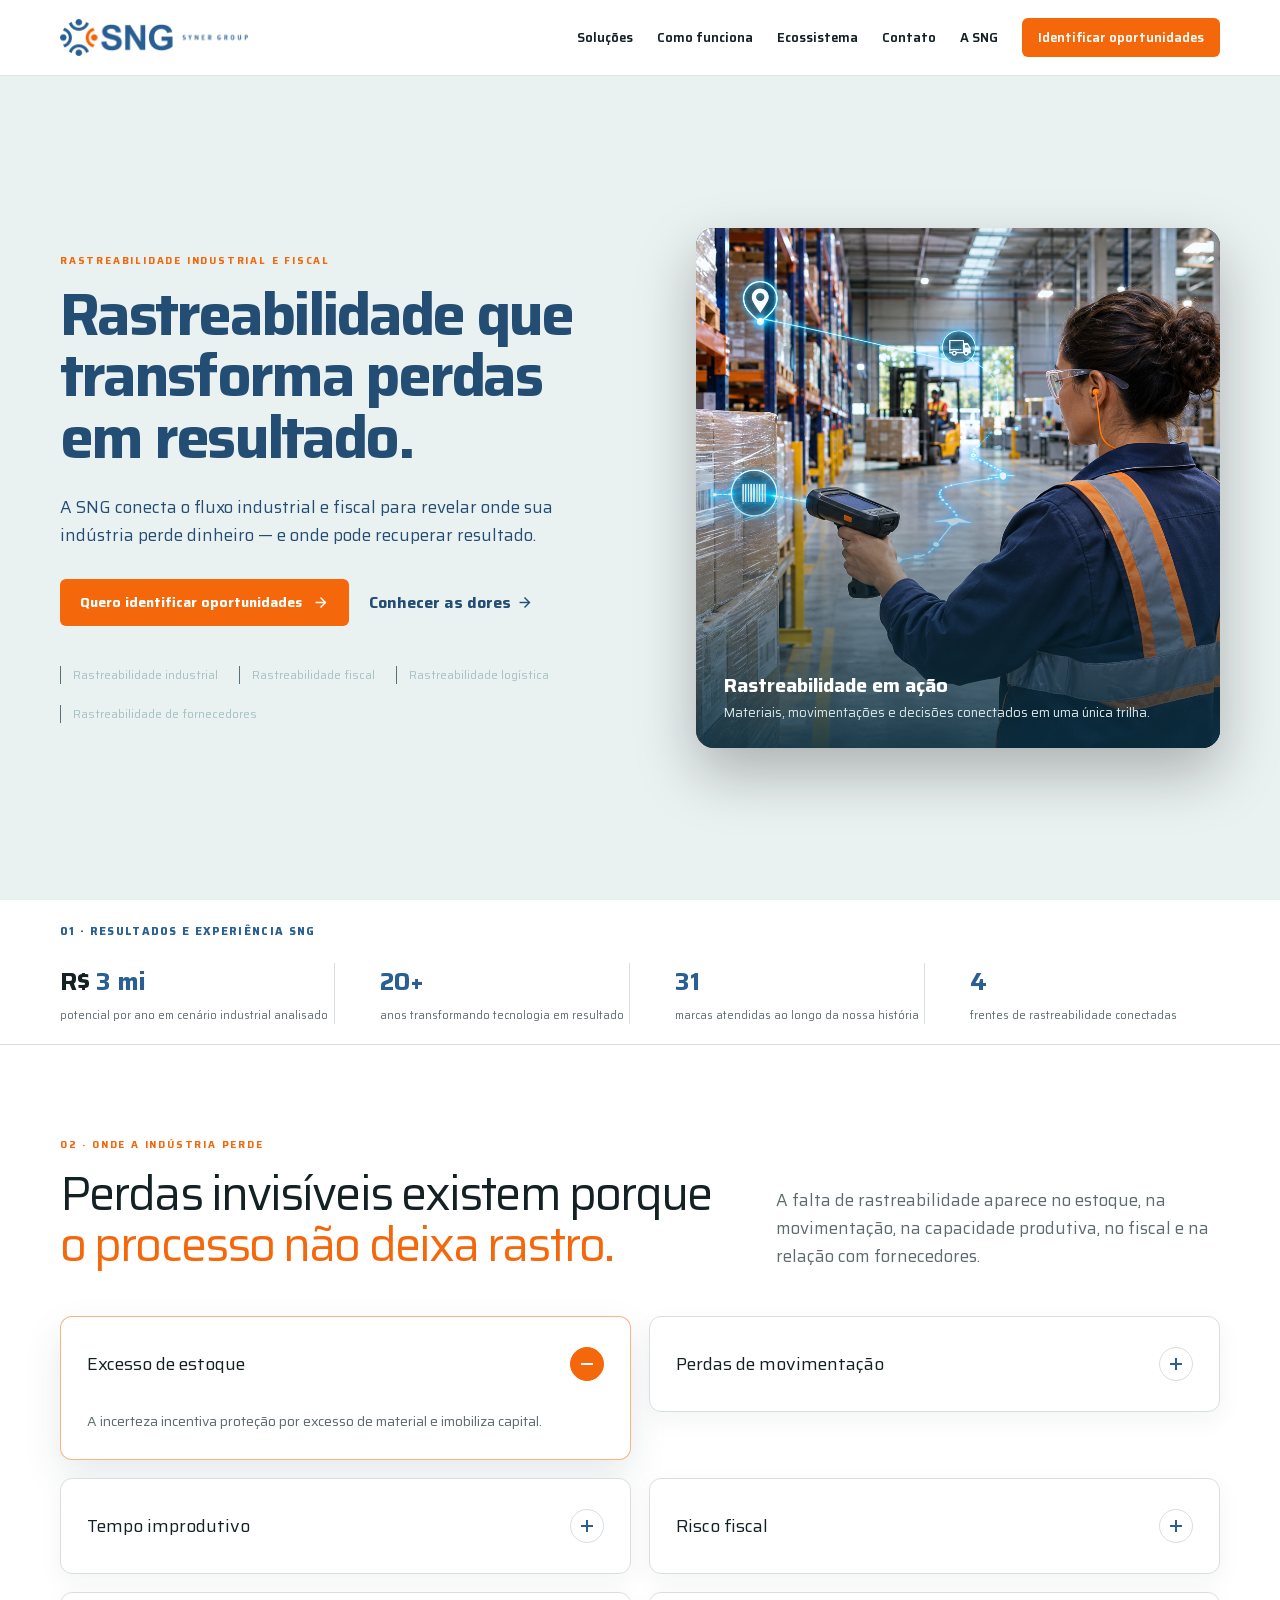
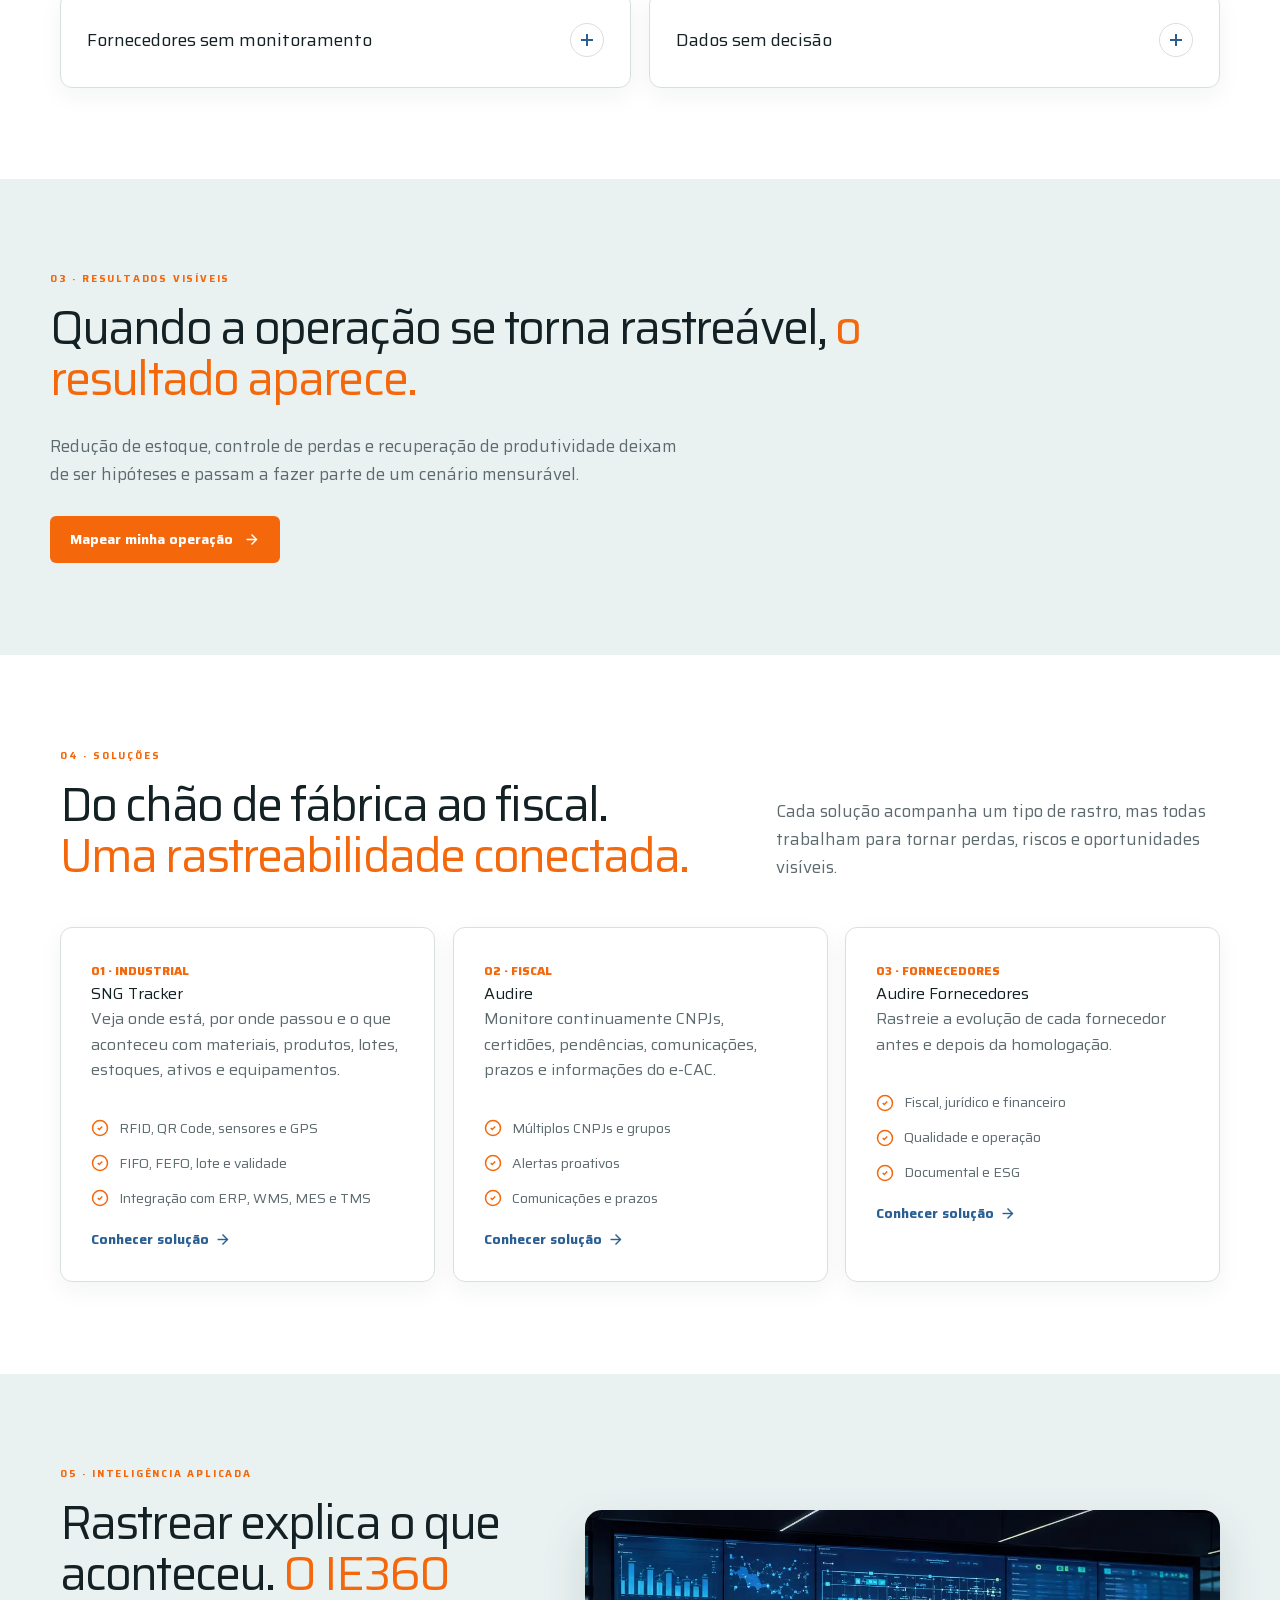
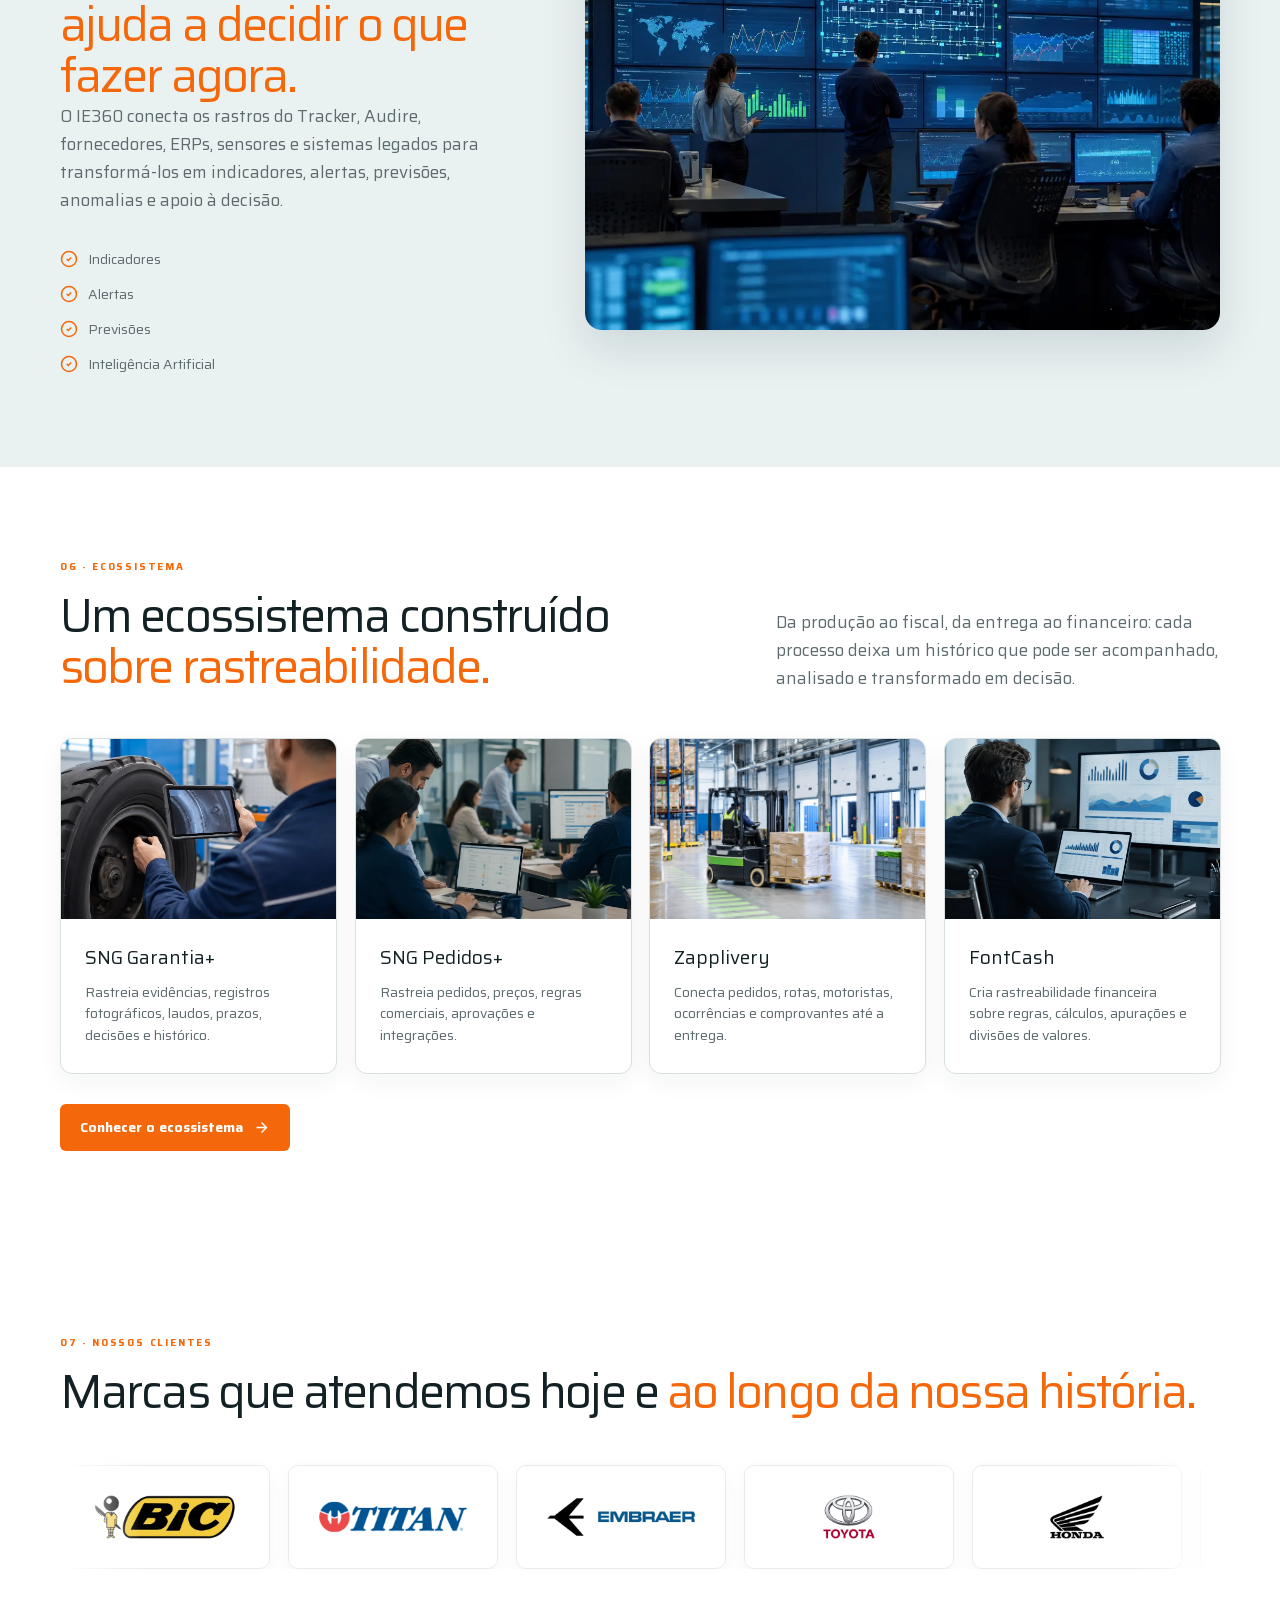
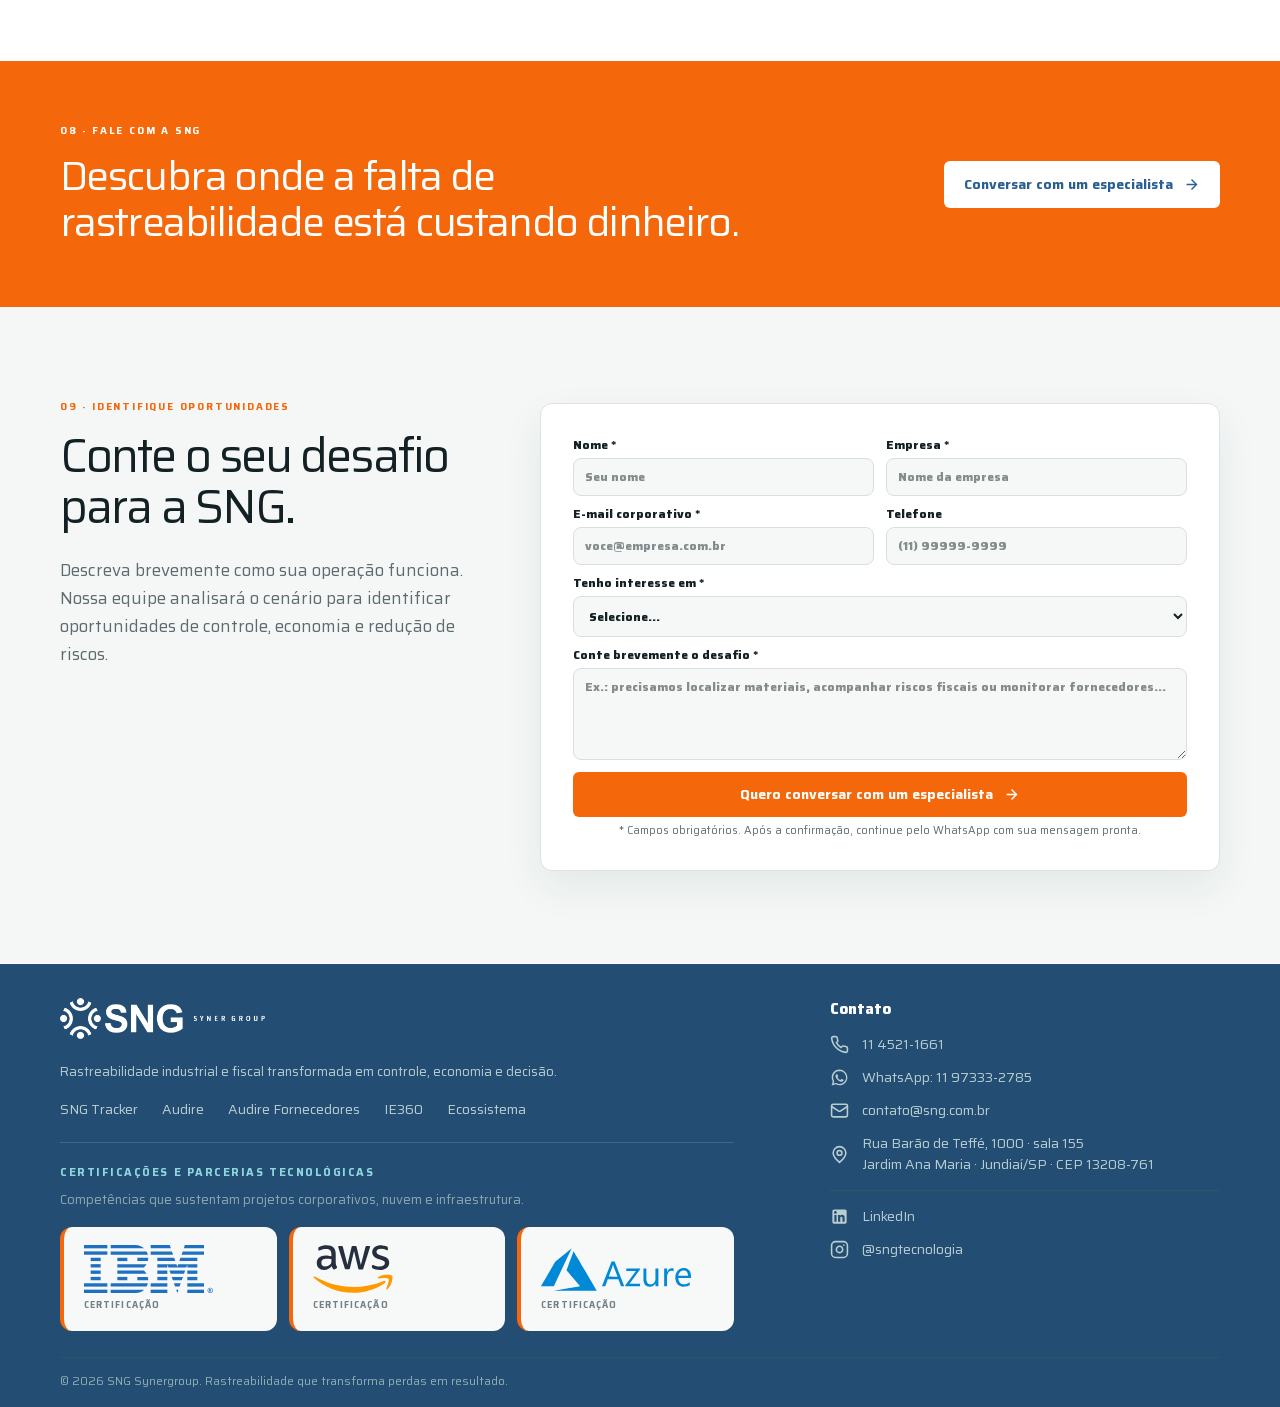
<file: index.html>
<!doctype html>
<html lang="pt-BR" class="IZpH4a_variable">
  <head>
    <meta charset="utf-8" />
    <meta name="viewport" content="width=device-width,initial-scale=1" />
    <title>SNG Synergroup | Rastreabilidade Industrial e Fiscal</title>
    <meta
      name="description"
      content="A SNG conecta o fluxo industrial e fiscal para revelar onde sua indústria perde dinheiro — e onde pode recuperar resultado."
    />
    <meta name="robots" content="index,follow,max-image-preview:large" />
    <meta name="theme-color" content="#295f92" />
    <link rel="canonical" href="https://sng.com.br/" />
    <meta property="og:locale" content="pt_BR" />
    <meta property="og:type" content="website" />
    <meta property="og:site_name" content="SNG Synergroup" />
    <meta
      property="og:title"
      content="SNG Synergroup | Rastreabilidade Industrial e Fiscal"
    />
    <meta
      property="og:description"
      content="A SNG conecta o fluxo industrial e fiscal para revelar onde sua indústria perde dinheiro — e onde pode recuperar resultado."
    />
    <meta
      property="og:image"
      content="https://sng.com.br/images/inteligencia-ie360.webp"
    />
    <link rel="icon" href="./favicon.ico" />
    <link rel="stylesheet" href="./css/styles.css" />
    <link rel="stylesheet" href="./css/sng-overrides.css" />
  </head>
  <body>
    <header class="site-header">
      <div class="container nav-wrap">
        <a class="brand" aria-label="SNG Synergroup início" href="./index.html"
          ><img
            src="./images/logo.png"
            alt="SNG Synergroup"
            width="754"
            height="152" /></a
        ><button
          class="menu-button"
          aria-label="Abrir menu"
          aria-expanded="false"
        >
          <svg
            viewBox="0 0 24 24"
            aria-hidden="true"
            fill="none"
            stroke="currentColor"
            stroke-width="2"
          >
            <path d="M4 5h16"></path>
            <path d="M4 12h16"></path>
            <path d="M4 19h16"></path>
          </svg>
        </button>
        <nav class="main-nav" aria-label="Navegação principal">
          <a href="./solucoes.html">Soluções</a
          ><a href="./como-funciona.html">Como funciona</a
          ><a href="./ecossistema.html">Ecossistema</a
          ><a href="#contato-footer">Contato</a
          ><a class="nav-login" href="./sobre.html">A SNG</a
          ><a class="button button-small" href="./contato.html"
            >Identificar oportunidades</a
          >
        </nav>
      </div>
    </header>
    <main class="site-shell">
      <section class="hero">
        <div class="container hero-grid">
          <div class="hero-copy">
            <div class="eyebrow">Rastreabilidade industrial e fiscal</div>
            <h1>
              Rastreabilidade que transforma perdas <span>em resultado.</span>
            </h1>
            <p class="lead">
              A SNG conecta o fluxo industrial e fiscal para revelar onde sua
              indústria perde dinheiro — e onde pode recuperar resultado.
            </p>
            <div class="hero-cta">
              <a class="button" href="./contato.html"
                >Quero identificar oportunidades
                <svg
                  viewBox="0 0 24 24"
                  aria-hidden="true"
                  fill="none"
                  stroke="currentColor"
                  stroke-width="2"
                >
                  <path d="M5 12h14"></path>
                  <path d="m12 5 7 7-7 7"></path></svg></a
              ><a class="text-link" href="#dores"
                >Conhecer as dores
                <svg
                  viewBox="0 0 24 24"
                  aria-hidden="true"
                  fill="none"
                  stroke="currentColor"
                  stroke-width="2"
                >
                  <path d="M5 12h14"></path>
                  <path d="m12 5 7 7-7 7"></path></svg
              ></a>
            </div>
            <div class="trustline">
              <span>Rastreabilidade industrial</span
              ><span>Rastreabilidade fiscal</span
              ><span>Rastreabilidade logística</span
              ><span>Rastreabilidade de fornecedores</span>
            </div>
          </div>
          <figure class="hero-generated-visual">
            <img
              src="./images/sng-rastreabilidade-hero.png"
              alt="Profissional rastreando materiais em uma operação industrial conectada"
              width="1536"
              height="1024"
            />
            <figcaption>
              <strong>Rastreabilidade em ação</strong
              ><span
                >Materiais, movimentações e decisões conectados em uma única
                trilha.</span
              >
            </figcaption>
          </figure>
        </div>
      </section>
      <section class="proof">
        <div class="container">
          <p class="proof-context">01 · Resultados e experiência SNG</p>
          <div class="proof-grid">
            <div>
              <b>R$ <em>3 mi</em></b
              ><span>potencial por ano em cenário industrial analisado</span>
            </div>
            <div>
              <b><em>20+</em></b
              ><span>anos transformando tecnologia em resultado</span>
            </div>
            <div>
              <b><em>31</em></b
              ><span>marcas atendidas ao longo da nossa história</span>
            </div>
            <div>
              <b><em>4</em></b
              ><span>frentes de rastreabilidade conectadas</span>
            </div>
          </div>
        </div>
      </section>
      <section class="section" id="dores">
        <div class="container">
          <div class="section-head">
            <div>
              <div class="eyebrow">02 · Onde a indústria perde</div>
              <h2>
                Perdas invisíveis existem porque
                <span>o processo não deixa rastro.</span>
              </h2>
            </div>
            <p class="lead">
              A falta de rastreabilidade aparece no estoque, na movimentação, na
              capacidade produtiva, no fiscal e na relação com fornecedores.
            </p>
          </div>
          <div class="cards">
            <details class="card problem-toggle" open>
              <summary>
                <h3>Excesso de estoque</h3>
                <span></span>
              </summary>
              <div class="problem-toggle-content">
                <div>
                  <p>
                    A incerteza incentiva proteção por excesso de material e
                    imobiliza capital.
                  </p>
                </div>
              </div>
            </details>
            <details class="card problem-toggle">
              <summary>
                <h3>Perdas de movimentação</h3>
                <span></span>
              </summary>
              <div class="problem-toggle-content">
                <div>
                  <p>
                    Materiais mudam de posição sem histórico confiável de
                    origem, destino e responsável.
                  </p>
                </div>
              </div>
            </details>
            <details class="card problem-toggle">
              <summary>
                <h3>Tempo improdutivo</h3>
                <span></span>
              </summary>
              <div class="problem-toggle-content">
                <div>
                  <p>
                    Equipes procuram itens, conferem informações e reconstroem
                    eventos manualmente.
                  </p>
                </div>
              </div>
            </details>
            <details class="card problem-toggle">
              <summary>
                <h3>Risco fiscal</h3>
                <span></span>
              </summary>
              <div class="problem-toggle-content">
                <div>
                  <p>
                    Certidões, pendências, comunicações e prazos mudam
                    continuamente.
                  </p>
                </div>
              </div>
            </details>
            <details class="card problem-toggle">
              <summary>
                <h3>Fornecedores sem monitoramento</h3>
                <span></span>
              </summary>
              <div class="problem-toggle-content">
                <div>
                  <p>
                    Homologar é só o começo: o risco evolui depois da aprovação
                    inicial.
                  </p>
                </div>
              </div>
            </details>
            <details class="card problem-toggle">
              <summary>
                <h3>Dados sem decisão</h3>
                <span></span>
              </summary>
              <div class="problem-toggle-content">
                <div>
                  <p>
                    Sistemas registram eventos, mas não conectam contexto,
                    alertas e próximos passos.
                  </p>
                </div>
              </div>
            </details>
          </div>
        </div>
      </section>
      <section class="statement-section section">
        <div class="statement">
          <div class="eyebrow">03 · Resultados visíveis</div>
          <h2>
            Quando a operação se torna rastreável,
            <span>o resultado aparece.</span>
          </h2>
          <p class="lead">
            Redução de estoque, controle de perdas e recuperação de
            produtividade deixam de ser hipóteses e passam a fazer parte de um
            cenário mensurável.
          </p>
          <a class="button" href="./contato.html"
            >Mapear minha operação
            <svg
              viewBox="0 0 24 24"
              aria-hidden="true"
              fill="none"
              stroke="currentColor"
              stroke-width="2"
            >
              <path d="M5 12h14"></path>
              <path d="m12 5 7 7-7 7"></path></svg
          ></a>
        </div>
      </section>
      <section class="section">
        <div class="container">
          <div class="section-head">
            <div>
              <div class="eyebrow">04 · Soluções</div>
              <h2>
                Do chão de fábrica ao fiscal.
                <span>Uma rastreabilidade conectada.</span>
              </h2>
            </div>
            <p class="lead">
              Cada solução acompanha um tipo de rastro, mas todas trabalham para
              tornar perdas, riscos e oportunidades visíveis.
            </p>
          </div>
          <div class="solution-grid">
            <article class="solution-card">
              <span class="card-index">01 · INDUSTRIAL</span>
              <h3>SNG Tracker</h3>
              <p>
                Veja onde está, por onde passou e o que aconteceu com materiais,
                produtos, lotes, estoques, ativos e equipamentos.
              </p>
              <div class="checks">
                <div class="check">
                  <svg
                    viewBox="0 0 24 24"
                    aria-hidden="true"
                    fill="none"
                    stroke="currentColor"
                    stroke-width="2"
                  >
                    <circle cx="12" cy="12" r="10"></circle>
                    <path d="m9 12 2 2 4-4"></path>
                  </svg>
                  RFID, QR Code, sensores e GPS
                </div>
                <div class="check">
                  <svg
                    viewBox="0 0 24 24"
                    aria-hidden="true"
                    fill="none"
                    stroke="currentColor"
                    stroke-width="2"
                  >
                    <circle cx="12" cy="12" r="10"></circle>
                    <path d="m9 12 2 2 4-4"></path>
                  </svg>
                  FIFO, FEFO, lote e validade
                </div>
                <div class="check">
                  <svg
                    viewBox="0 0 24 24"
                    aria-hidden="true"
                    fill="none"
                    stroke="currentColor"
                    stroke-width="2"
                  >
                    <circle cx="12" cy="12" r="10"></circle>
                    <path d="m9 12 2 2 4-4"></path>
                  </svg>
                  Integração com ERP, WMS, MES e TMS
                </div>
              </div>
              <a class="text-link" href="./solucoes.html#tracker"
                >Conhecer solução
                <svg
                  viewBox="0 0 24 24"
                  aria-hidden="true"
                  fill="none"
                  stroke="currentColor"
                  stroke-width="2"
                >
                  <path d="M5 12h14"></path>
                  <path d="m12 5 7 7-7 7"></path></svg
              ></a>
            </article>
            <article class="solution-card">
              <span class="card-index">02 · FISCAL</span>
              <h3>Audire</h3>
              <p>
                Monitore continuamente CNPJs, certidões, pendências,
                comunicações, prazos e informações do e-CAC.
              </p>
              <div class="checks">
                <div class="check">
                  <svg
                    viewBox="0 0 24 24"
                    aria-hidden="true"
                    fill="none"
                    stroke="currentColor"
                    stroke-width="2"
                  >
                    <circle cx="12" cy="12" r="10"></circle>
                    <path d="m9 12 2 2 4-4"></path>
                  </svg>
                  Múltiplos CNPJs e grupos
                </div>
                <div class="check">
                  <svg
                    viewBox="0 0 24 24"
                    aria-hidden="true"
                    fill="none"
                    stroke="currentColor"
                    stroke-width="2"
                  >
                    <circle cx="12" cy="12" r="10"></circle>
                    <path d="m9 12 2 2 4-4"></path>
                  </svg>
                  Alertas proativos
                </div>
                <div class="check">
                  <svg
                    viewBox="0 0 24 24"
                    aria-hidden="true"
                    fill="none"
                    stroke="currentColor"
                    stroke-width="2"
                  >
                    <circle cx="12" cy="12" r="10"></circle>
                    <path d="m9 12 2 2 4-4"></path>
                  </svg>
                  Comunicações e prazos
                </div>
              </div>
              <a class="text-link" href="./solucoes.html#audire"
                >Conhecer solução
                <svg
                  viewBox="0 0 24 24"
                  aria-hidden="true"
                  fill="none"
                  stroke="currentColor"
                  stroke-width="2"
                >
                  <path d="M5 12h14"></path>
                  <path d="m12 5 7 7-7 7"></path></svg
              ></a>
            </article>
            <article class="solution-card">
              <span class="card-index">03 · FORNECEDORES</span>
              <h3>Audire Fornecedores</h3>
              <p>
                Rastreie a evolução de cada fornecedor antes e depois da
                homologação.
              </p>
              <div class="checks">
                <div class="check">
                  <svg
                    viewBox="0 0 24 24"
                    aria-hidden="true"
                    fill="none"
                    stroke="currentColor"
                    stroke-width="2"
                  >
                    <circle cx="12" cy="12" r="10"></circle>
                    <path d="m9 12 2 2 4-4"></path>
                  </svg>
                  Fiscal, jurídico e financeiro
                </div>
                <div class="check">
                  <svg
                    viewBox="0 0 24 24"
                    aria-hidden="true"
                    fill="none"
                    stroke="currentColor"
                    stroke-width="2"
                  >
                    <circle cx="12" cy="12" r="10"></circle>
                    <path d="m9 12 2 2 4-4"></path>
                  </svg>
                  Qualidade e operação
                </div>
                <div class="check">
                  <svg
                    viewBox="0 0 24 24"
                    aria-hidden="true"
                    fill="none"
                    stroke="currentColor"
                    stroke-width="2"
                  >
                    <circle cx="12" cy="12" r="10"></circle>
                    <path d="m9 12 2 2 4-4"></path>
                  </svg>
                  Documental e ESG
                </div>
              </div>
              <a class="text-link" href="./solucoes.html#fornecedores"
                >Conhecer solução
                <svg
                  viewBox="0 0 24 24"
                  aria-hidden="true"
                  fill="none"
                  stroke="currentColor"
                  stroke-width="2"
                >
                  <path d="M5 12h14"></path>
                  <path d="m12 5 7 7-7 7"></path></svg
              ></a>
            </article>
          </div>
        </div>
      </section>
      <section class="section statement-section">
        <div class="container rules-layout">
          <div>
            <div class="eyebrow">05 · Inteligência aplicada</div>
            <h2>
              Rastrear explica o que aconteceu.
              <span>O IE360 ajuda a decidir o que fazer agora.</span>
            </h2>
            <p class="lead">
              O IE360 conecta os rastros do Tracker, Audire, fornecedores, ERPs,
              sensores e sistemas legados para transformá-los em indicadores,
              alertas, previsões, anomalias e apoio à decisão.
            </p>
            <div class="checks">
              <div class="check">
                <svg
                  viewBox="0 0 24 24"
                  aria-hidden="true"
                  fill="none"
                  stroke="currentColor"
                  stroke-width="2"
                >
                  <circle cx="12" cy="12" r="10"></circle>
                  <path d="m9 12 2 2 4-4"></path>
                </svg>
                Indicadores
              </div>
              <div class="check">
                <svg
                  viewBox="0 0 24 24"
                  aria-hidden="true"
                  fill="none"
                  stroke="currentColor"
                  stroke-width="2"
                >
                  <circle cx="12" cy="12" r="10"></circle>
                  <path d="m9 12 2 2 4-4"></path>
                </svg>
                Alertas
              </div>
              <div class="check">
                <svg
                  viewBox="0 0 24 24"
                  aria-hidden="true"
                  fill="none"
                  stroke="currentColor"
                  stroke-width="2"
                >
                  <circle cx="12" cy="12" r="10"></circle>
                  <path d="m9 12 2 2 4-4"></path>
                </svg>
                Previsões
              </div>
              <div class="check">
                <svg
                  viewBox="0 0 24 24"
                  aria-hidden="true"
                  fill="none"
                  stroke="currentColor"
                  stroke-width="2"
                >
                  <circle cx="12" cy="12" r="10"></circle>
                  <path d="m9 12 2 2 4-4"></path>
                </svg>
                Inteligência Artificial
              </div>
            </div>
          </div>
          <img
            class="sng-feature-image"
            src="./images/inteligencia-ie360.webp"
            alt="Centro de inteligência operacional IE360"
          />
        </div>
      </section>
      <section class="section">
        <div class="container">
          <div class="section-head">
            <div>
              <div class="eyebrow">06 · Ecossistema</div>
              <h2>
                Um ecossistema construído <span>sobre rastreabilidade.</span>
              </h2>
            </div>
            <p class="lead">
              Da produção ao fiscal, da entrega ao financeiro: cada processo
              deixa um histórico que pode ser acompanhado, analisado e
              transformado em decisão.
            </p>
          </div>
          <div class="cards ecosystem-cards">
            <article class="card">
              <img src="./images/sng-garantia.webp" alt="SNG Garantia+" />
              <h3>SNG Garantia+</h3>
              <p>
                Rastreia evidências, registros fotográficos, laudos, prazos,
                decisões e histórico.
              </p>
            </article>
            <article class="card">
              <img src="./images/sng-pedidos.webp" alt="SNG Pedidos+" />
              <h3>SNG Pedidos+</h3>
              <p>
                Rastreia pedidos, preços, regras comerciais, aprovações e
                integrações.
              </p>
            </article>
            <article class="card">
              <img src="./images/logistica-expedicao.webp" alt="Zapplivery" />
              <h3>Zapplivery</h3>
              <p>
                Conecta pedidos, rotas, motoristas, ocorrências e comprovantes
                até a entrega.
              </p>
            </article>
            <article class="card">
              <img src="./images/fontcash.webp" alt="FontCash" />
              <h3>FontCash</h3>
              <p>
                Cria rastreabilidade financeira sobre regras, cálculos,
                apurações e divisões de valores.
              </p>
            </article>
          </div>
          <p>
            <a class="button" href="./ecossistema.html"
              >Conhecer o ecossistema
              <svg
                viewBox="0 0 24 24"
                aria-hidden="true"
                fill="none"
                stroke="currentColor"
                stroke-width="2"
              >
                <path d="M5 12h14"></path>
                <path d="m12 5 7 7-7 7"></path></svg
            ></a>
          </p>
        </div>
      </section>
      <section class="section clients-section">
        <div class="container">
          <div class="eyebrow">07 · Nossos clientes</div>
          <h2>
            Marcas que atendemos hoje e <span>ao longo da nossa história.</span>
          </h2>
          <div class="client-logos">
            <img src="./images/07_bic.webp" alt="Cliente SNG" /><img
              src="./images/37_titan.webp"
              alt="Cliente SNG"
            /><img src="./images/14_embraer.webp" alt="Cliente SNG" /><img
              src="./images/38_toyota.webp"
              alt="Cliente SNG"
            /><img src="./images/18_honda.webp" alt="Cliente SNG" /><img
              src="./images/12_continental.webp"
              alt="Cliente SNG"
            /><img src="./images/01_abbott.webp" alt="Cliente SNG" /><img
              src="./images/08_o_boticario.webp"
              alt="Cliente SNG"
            /><img src="./images/16_ferrero.webp" alt="Cliente SNG" /><img
              src="./images/09_c_and_a.webp"
              alt="Cliente SNG"
            /><img src="./images/04_avon.webp" alt="Cliente SNG" /><img
              src="./images/06_baxter.webp"
              alt="Cliente SNG"
            /><img src="./images/03_air_products.webp" alt="Cliente SNG" /><img
              src="./images/05_bacardi.webp"
              alt="Cliente SNG"
            /><img src="./images/32_sandvik.webp" alt="Cliente SNG" /><img
              src="./images/26_makita.webp"
              alt="Cliente SNG"
            /><img src="./images/23_lanxess.webp" alt="Cliente SNG" /><img
              src="./images/17_gates.webp"
              alt="Cliente SNG"
            /><img src="./images/39_unimed.webp" alt="Cliente SNG" /><img
              src="./images/40_yazaki.webp"
              alt="Cliente SNG"
            /><img src="./images/21_iscar.webp" alt="Cliente SNG" /><img
              src="./images/35_sulzer.webp"
              alt="Cliente SNG"
            /><img src="./images/36_taegutec.webp" alt="Cliente SNG" /><img
              src="./images/25_leaseplan.webp"
              alt="Cliente SNG"
            /><img src="./images/30a_organon.webp" alt="Cliente SNG" /><img
              src="./images/30b_schering_plough.webp"
              alt="Cliente SNG"
            /><img
              src="./images/22_kspg_automotive.webp"
              alt="Cliente SNG"
            /><img src="./images/19_igesp.webp" alt="Cliente SNG" /><img
              src="./images/20_intelli.webp"
              alt="Cliente SNG"
            /><img src="./images/11_chemtura.webp" alt="Cliente SNG" /><img
              src="./images/41_zambon.webp"
              alt="Cliente SNG"
            />
          </div>
        </div>
      </section>
      <section class="cta-section">
        <div class="container cta-inner">
          <div>
            <div class="eyebrow">08 · Fale com a SNG</div>
            <h2>
              Descubra onde a falta de rastreabilidade está custando dinheiro.
            </h2>
          </div>
          <a class="button button-light" href="./contato.html"
            >Conversar com um especialista
            <svg
              viewBox="0 0 24 24"
              aria-hidden="true"
              fill="none"
              stroke="currentColor"
              stroke-width="2"
            >
              <path d="M5 12h14"></path>
              <path d="m12 5 7 7-7 7"></path></svg
          ></a>
        </div>
      </section>
      <section class="section home-contact-section" id="formulario-contato">
        <div class="container home-contact-grid">
          <div class="home-contact-copy">
            <div class="eyebrow">09 · Identifique oportunidades</div>
            <h2>Conte o seu desafio para a SNG.</h2>
            <p class="lead">
              Descreva brevemente como sua operação funciona. Nossa equipe
              analisará o cenário para identificar oportunidades de controle,
              economia e redução de riscos.
            </p>
            <div class="contact-direct">
              <a href="tel:+551145211661">11 4521-1661</a
              ><a href="https://wa.me/5511973332785">11 97333-2785</a
              ><a href="mailto:contato@sng.com.br">contato@sng.com.br</a>
            </div>
          </div>
          <form class="contact-form contact-form-full" id="contact-form">
            <div class="contact-fields">
              <label
                >Nome *<input
                  name="nome"
                  required
                  autocomplete="name"
                  placeholder="Seu nome" /></label
              ><label
                >Empresa *<input
                  name="empresa"
                  required
                  autocomplete="organization"
                  placeholder="Nome da empresa" /></label
              ><label
                >E-mail corporativo *<input
                  type="email"
                  name="email"
                  required
                  autocomplete="email"
                  placeholder="voce@empresa.com.br" /></label
              ><label
                >Telefone<input
                  name="telefone"
                  autocomplete="tel"
                  placeholder="(11) 99999-9999" /></label
              ><label class="field-full"
                >Tenho interesse em *<select name="interesse" required>
                  <option value="">Selecione...</option>
                  <option>SNG Tracker</option>
                  <option>Audire</option>
                  <option>Audire Fornecedores</option>
                  <option>IE360</option>
                  <option>SNG Garantia+</option>
                  <option>SNG Pedidos+</option>
                  <option>Zapplivery</option>
                  <option>FontCash</option>
                  <option>Outro</option>
                </select></label
              ><label class="field-full"
                >Conte brevemente o desafio *<textarea
                  name="desafio"
                  rows="4"
                  required
                  placeholder="Ex.: precisamos localizar materiais, acompanhar riscos fiscais ou monitorar fornecedores..."
                ></textarea>
              </label>
            </div>
            <button class="button" type="submit">
              Quero conversar com um especialista
              <svg
                viewBox="0 0 24 24"
                aria-hidden="true"
                fill="none"
                stroke="currentColor"
                stroke-width="2"
              >
                <path d="M5 12h14"></path>
                <path d="m12 5 7 7-7 7"></path>
              </svg>
            </button>
            <p class="privacy" id="form-msg">
              * Campos obrigatórios. Após a confirmação, continue pelo WhatsApp
              com sua mensagem pronta.
            </p>
          </form>
        </div>
      </section>
    </main>
    <footer class="site-footer" id="contato-footer">
      <div class="container footer-grid">
        <div class="footer-brand">
          <a
            class="footer-logo"
            href="./index.html"
            aria-label="SNG Synergroup início"
            ><img
              src="./images/logo.png"
              alt="SNG Synergroup"
              width="754"
              height="152"
          /></a>
          <p>
            Rastreabilidade industrial e fiscal transformada em controle,
            economia e decisão.
          </p>
          <div class="footer-links">
            <a href="./solucoes.html">SNG Tracker</a
            ><a href="./solucoes.html#audire">Audire</a
            ><a href="./solucoes.html#fornecedores">Audire Fornecedores</a
            ><a href="./solucoes.html#ie360">IE360</a
            ><a href="./ecossistema.html">Ecossistema</a>
          </div>
        </div>
        <div class="footer-contact">
          <div class="foot-group-title">Contato</div>
          <div class="foot-contact-box">
            <a href="tel:+551145211661"><span>11 4521-1661</span></a
            ><a
              href="https://wa.me/5511973332785"
              target="_blank"
              rel="noopener"
              ><span>WhatsApp: 11 97333-2785</span></a
            ><a href="mailto:contato@sng.com.br"
              ><span>contato@sng.com.br</span></a
            ><a
              href="https://maps.google.com/?q=Rua+Barão+de+Teffé+1000+Jundiaí+SP"
              target="_blank"
              rel="noopener"
              ><span
                >Rua Barão de Teffé, 1000 · sala 155<br />Jardim Ana Maria ·
                Jundiaí/SP · CEP 13208-761</span
              ></a
            >
            <hr />
            <a
              href="https://www.linkedin.com/company/sngtecnologia/"
              target="_blank"
              rel="noopener"
              ><span>LinkedIn</span></a
            ><a
              href="https://www.instagram.com/sngtecnologia/"
              target="_blank"
              rel="noopener"
              ><span>@sngtecnologia</span></a
            >
          </div>
        </div>
      </div>
      <section
        class="footer-certifications"
        aria-label="Certificações e parcerias tecnológicas"
      >
        <div>
          <div class="footer-certifications-copy">
            <strong>Certificações e parcerias tecnológicas</strong
            ><span
              >Competências que sustentam projetos corporativos, nuvem e
              infraestrutura.</span
            >
          </div>
          <div class="footer-certification-logos">
            <figure>
              <img src="./images/IBM_logo.svg" alt="IBM" />
              <figcaption>Certificação</figcaption>
            </figure>
            <figure>
              <img
                src="./images/Amazon_Web_Services_Logo.svg"
                alt="Amazon Web Services"
              />
              <figcaption>Certificação</figcaption>
            </figure>
            <figure>
              <img
                src="./images/Microsoft_Azure_Logo.svg"
                alt="Microsoft Azure"
              />
              <figcaption>Certificação</figcaption>
            </figure>
          </div>
        </div>
      </section>
      <div class="container footer-bottom">
        © 2026 SNG Synergroup. Rastreabilidade que transforma perdas em
        resultado.
      </div>
    </footer>
    <script src="./js/site.js" defer></script>
  </body>
</html>
</file>
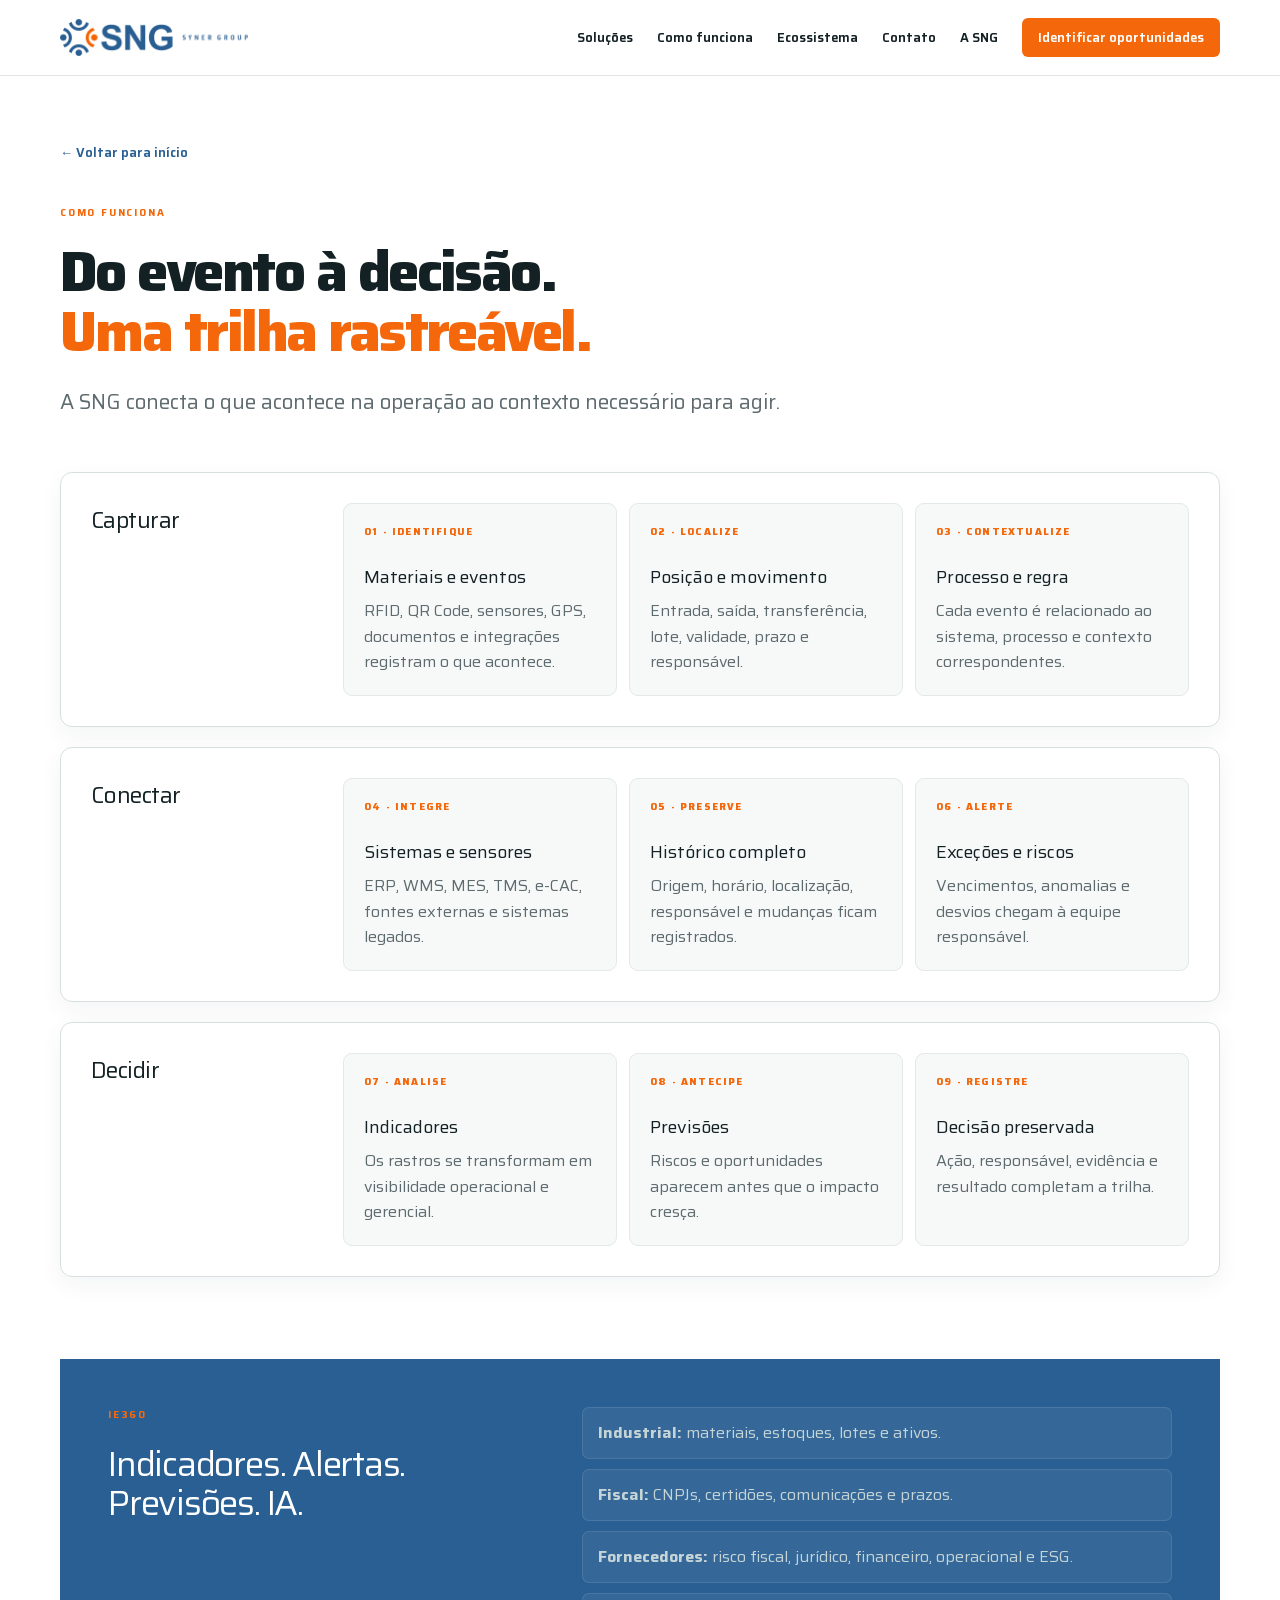
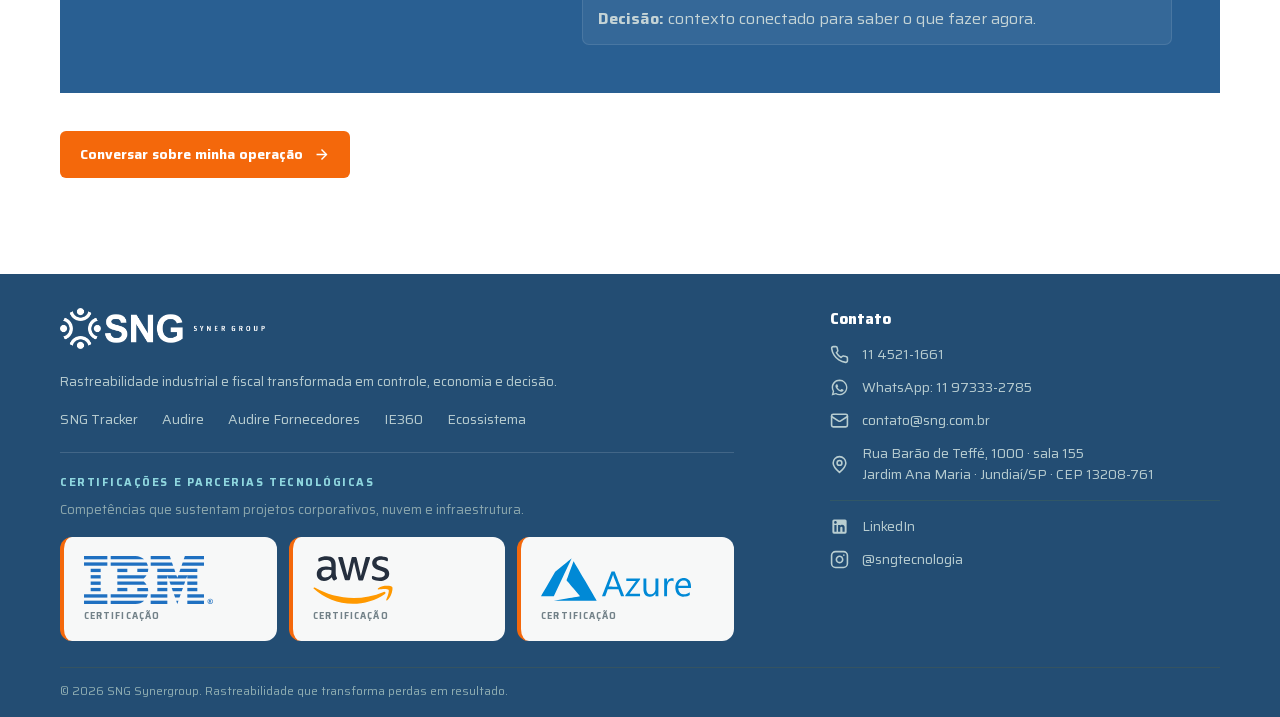
<file: como-funciona.html>
<!doctype html>
<html lang="pt-BR" class="IZpH4a_variable">
  <head>
    <meta charset="utf-8" />
    <meta name="viewport" content="width=device-width,initial-scale=1" />
    <title>Como funciona a rastreabilidade SNG | SNG Synergroup</title>
    <meta
      name="description"
      content="Entenda como a SNG captura eventos, conecta rastros e transforma dados em decisão."
    />
    <meta name="robots" content="index,follow,max-image-preview:large" />
    <meta name="theme-color" content="#295f92" />
    <link rel="canonical" href="https://sng.com.br/como-funciona" />
    <meta property="og:locale" content="pt_BR" />
    <meta property="og:type" content="website" />
    <meta property="og:site_name" content="SNG Synergroup" />
    <meta
      property="og:title"
      content="Como funciona a rastreabilidade SNG | SNG Synergroup"
    />
    <meta
      property="og:description"
      content="Entenda como a SNG captura eventos, conecta rastros e transforma dados em decisão."
    />
    <meta
      property="og:image"
      content="https://sng.com.br/images/inteligencia-ie360.webp"
    />
    <link rel="icon" href="./favicon.ico" />
    <link rel="stylesheet" href="./css/styles.css" />
    <link rel="stylesheet" href="./css/sng-overrides.css" />
  </head>
  <body>
    <header class="site-header">
      <div class="container nav-wrap">
        <a class="brand" aria-label="SNG Synergroup início" href="./index.html"
          ><img
            src="./images/logo.png"
            alt="SNG Synergroup"
            width="754"
            height="152" /></a
        ><button
          class="menu-button"
          aria-label="Abrir menu"
          aria-expanded="false"
        >
          <svg
            viewBox="0 0 24 24"
            aria-hidden="true"
            fill="none"
            stroke="currentColor"
            stroke-width="2"
          >
            <path d="M4 5h16"></path>
            <path d="M4 12h16"></path>
            <path d="M4 19h16"></path>
          </svg>
        </button>
        <nav class="main-nav" aria-label="Navegação principal">
          <a href="./solucoes.html">Soluções</a
          ><a aria-current="page" href="./como-funciona.html">Como funciona</a
          ><a href="./ecossistema.html">Ecossistema</a
          ><a href="#contato-footer">Contato</a
          ><a class="nav-login" href="./sobre.html">A SNG</a
          ><a class="button button-small" href="./contato.html"
            >Identificar oportunidades</a
          >
        </nav>
      </div>
    </header>
    <main class="site-shell">
      <div class="inner-page">
        <div class="container">
          <a class="back-link" href="./index.html">← Voltar para início</a>
          <div class="eyebrow">Como funciona</div>
          <h1>Do evento à decisão.<br /><span>Uma trilha rastreável.</span></h1>
          <p class="page-lead">
            A SNG conecta o que acontece na operação ao contexto necessário para
            agir.
          </p>
          <div class="process-phases">
            <section class="process-phase">
              <header><h2>Capturar</h2></header>
              <div>
                <article>
                  <span>01 · IDENTIFIQUE</span>
                  <h3>Materiais e eventos</h3>
                  <p>
                    RFID, QR Code, sensores, GPS, documentos e integrações
                    registram o que acontece.
                  </p>
                </article>
                <article>
                  <span>02 · LOCALIZE</span>
                  <h3>Posição e movimento</h3>
                  <p>
                    Entrada, saída, transferência, lote, validade, prazo e
                    responsável.
                  </p>
                </article>
                <article>
                  <span>03 · CONTEXTUALIZE</span>
                  <h3>Processo e regra</h3>
                  <p>
                    Cada evento é relacionado ao sistema, processo e contexto
                    correspondentes.
                  </p>
                </article>
              </div>
            </section>
            <section class="process-phase">
              <header><h2>Conectar</h2></header>
              <div>
                <article>
                  <span>04 · INTEGRE</span>
                  <h3>Sistemas e sensores</h3>
                  <p>
                    ERP, WMS, MES, TMS, e-CAC, fontes externas e sistemas
                    legados.
                  </p>
                </article>
                <article>
                  <span>05 · PRESERVE</span>
                  <h3>Histórico completo</h3>
                  <p>
                    Origem, horário, localização, responsável e mudanças ficam
                    registrados.
                  </p>
                </article>
                <article>
                  <span>06 · ALERTE</span>
                  <h3>Exceções e riscos</h3>
                  <p>
                    Vencimentos, anomalias e desvios chegam à equipe
                    responsável.
                  </p>
                </article>
              </div>
            </section>
            <section class="process-phase">
              <header><h2>Decidir</h2></header>
              <div>
                <article>
                  <span>07 · ANALISE</span>
                  <h3>Indicadores</h3>
                  <p>
                    Os rastros se transformam em visibilidade operacional e
                    gerencial.
                  </p>
                </article>
                <article>
                  <span>08 · ANTECIPE</span>
                  <h3>Previsões</h3>
                  <p>
                    Riscos e oportunidades aparecem antes que o impacto cresça.
                  </p>
                </article>
                <article>
                  <span>09 · REGISTRE</span>
                  <h3>Decisão preservada</h3>
                  <p>
                    Ação, responsável, evidência e resultado completam a trilha.
                  </p>
                </article>
              </div>
            </section>
          </div>
          <section class="process-proof">
            <div>
              <div class="eyebrow">IE360</div>
              <h2>Indicadores. Alertas. Previsões. IA.</h2>
            </div>
            <div>
              <p>
                <strong>Industrial:</strong> materiais, estoques, lotes e
                ativos.
              </p>
              <p>
                <strong>Fiscal:</strong> CNPJs, certidões, comunicações e
                prazos.
              </p>
              <p>
                <strong>Fornecedores:</strong> risco fiscal, jurídico,
                financeiro, operacional e ESG.
              </p>
              <p>
                <strong>Decisão:</strong> contexto conectado para saber o que
                fazer agora.
              </p>
            </div>
          </section>
          <a class="button" href="./contato.html"
            >Conversar sobre minha operação
            <svg
              viewBox="0 0 24 24"
              aria-hidden="true"
              fill="none"
              stroke="currentColor"
              stroke-width="2"
            >
              <path d="M5 12h14"></path>
              <path d="m12 5 7 7-7 7"></path></svg
          ></a>
        </div>
      </div>
    </main>
    <footer class="site-footer" id="contato-footer">
      <div class="container footer-grid">
        <div class="footer-brand">
          <a
            class="footer-logo"
            href="./index.html"
            aria-label="SNG Synergroup início"
            ><img
              src="./images/logo.png"
              alt="SNG Synergroup"
              width="754"
              height="152"
          /></a>
          <p>
            Rastreabilidade industrial e fiscal transformada em controle,
            economia e decisão.
          </p>
          <div class="footer-links">
            <a href="./solucoes.html">SNG Tracker</a
            ><a href="./solucoes.html#audire">Audire</a
            ><a href="./solucoes.html#fornecedores">Audire Fornecedores</a
            ><a href="./solucoes.html#ie360">IE360</a
            ><a href="./ecossistema.html">Ecossistema</a>
          </div>
        </div>
        <div class="footer-contact">
          <div class="foot-group-title">Contato</div>
          <div class="foot-contact-box">
            <a href="tel:+551145211661"><span>11 4521-1661</span></a
            ><a
              href="https://wa.me/5511973332785"
              target="_blank"
              rel="noopener"
              ><span>WhatsApp: 11 97333-2785</span></a
            ><a href="mailto:contato@sng.com.br"
              ><span>contato@sng.com.br</span></a
            ><a
              href="https://maps.google.com/?q=Rua+Barão+de+Teffé+1000+Jundiaí+SP"
              target="_blank"
              rel="noopener"
              ><span
                >Rua Barão de Teffé, 1000 · sala 155<br />Jardim Ana Maria ·
                Jundiaí/SP · CEP 13208-761</span
              ></a
            >
            <hr />
            <a
              href="https://www.linkedin.com/company/sngtecnologia/"
              target="_blank"
              rel="noopener"
              ><span>LinkedIn</span></a
            ><a
              href="https://www.instagram.com/sngtecnologia/"
              target="_blank"
              rel="noopener"
              ><span>@sngtecnologia</span></a
            >
          </div>
        </div>
      </div>
      <section
        class="footer-certifications"
        aria-label="Certificações e parcerias tecnológicas"
      >
        <div>
          <div class="footer-certifications-copy">
            <strong>Certificações e parcerias tecnológicas</strong
            ><span
              >Competências que sustentam projetos corporativos, nuvem e
              infraestrutura.</span
            >
          </div>
          <div class="footer-certification-logos">
            <figure>
              <img src="./images/IBM_logo.svg" alt="IBM" />
              <figcaption>Certificação</figcaption>
            </figure>
            <figure>
              <img
                src="./images/Amazon_Web_Services_Logo.svg"
                alt="Amazon Web Services"
              />
              <figcaption>Certificação</figcaption>
            </figure>
            <figure>
              <img
                src="./images/Microsoft_Azure_Logo.svg"
                alt="Microsoft Azure"
              />
              <figcaption>Certificação</figcaption>
            </figure>
          </div>
        </div>
      </section>
      <div class="container footer-bottom">
        © 2026 SNG Synergroup. Rastreabilidade que transforma perdas em
        resultado.
      </div>
    </footer>
    <script src="./js/site.js" defer></script>
  </body>
</html>
</file>
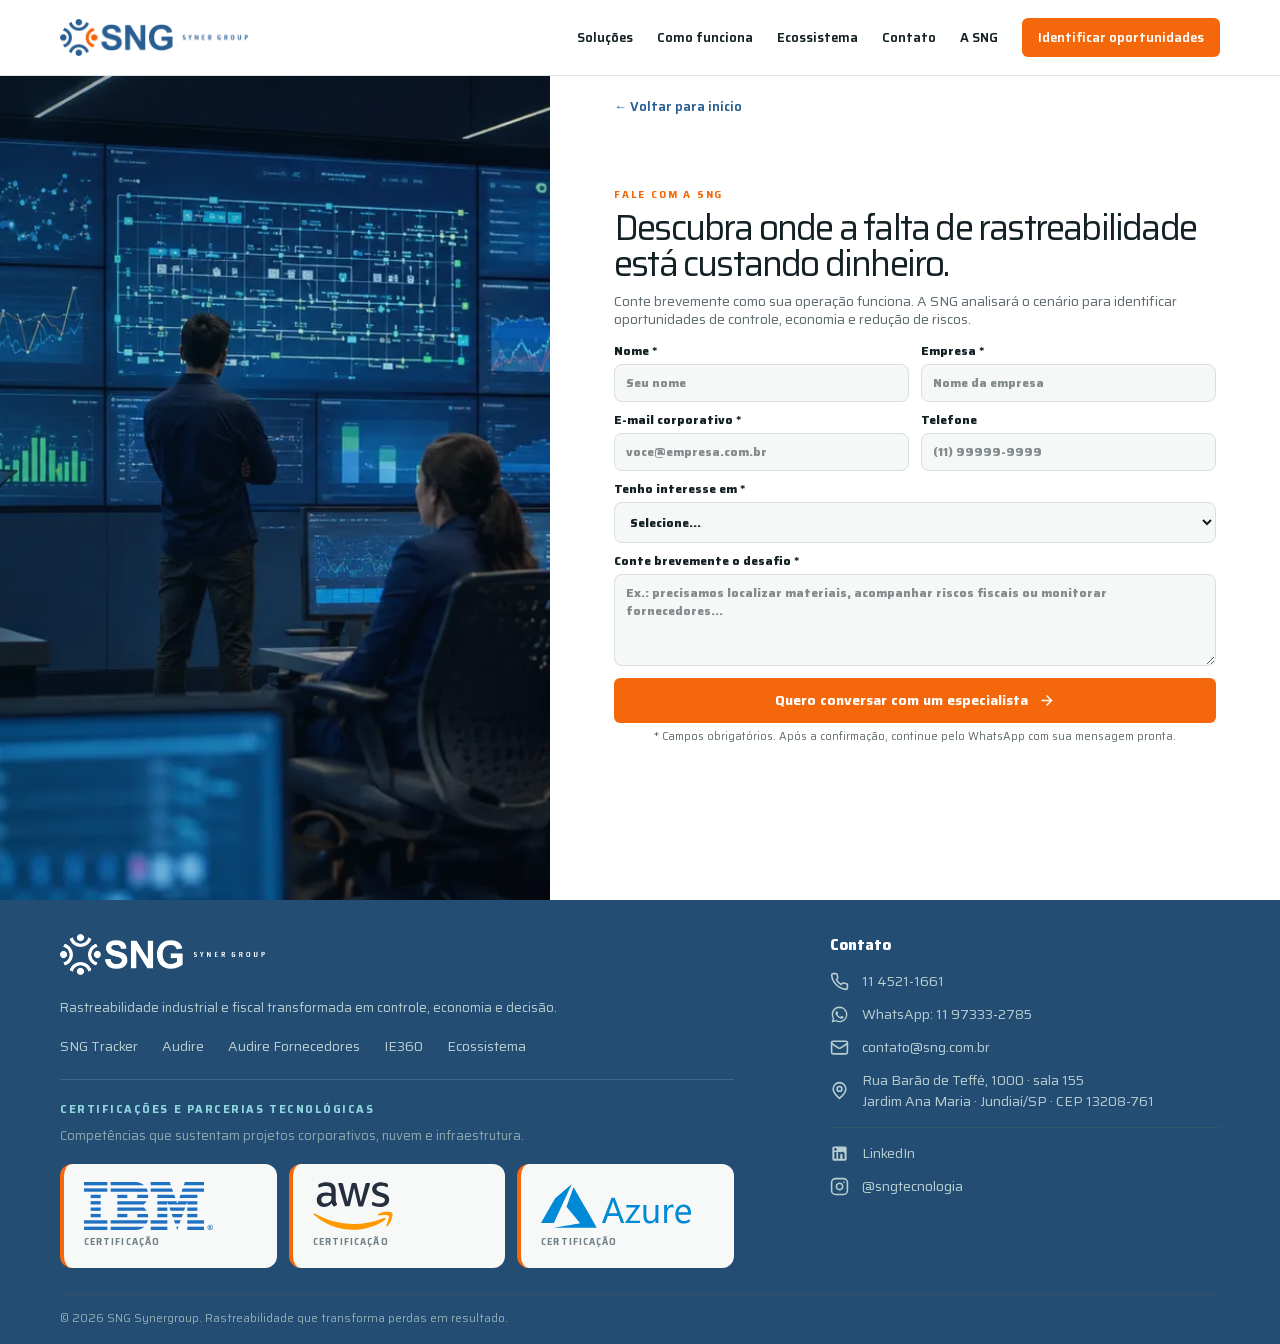
<file: contato.html>
<!doctype html>
<html lang="pt-BR" class="IZpH4a_variable">
  <head>
    <meta charset="utf-8" />
    <meta name="viewport" content="width=device-width,initial-scale=1" />
    <title>Fale com a SNG | SNG Synergroup</title>
    <meta
      name="description"
      content="Conte seu desafio e identifique oportunidades de controle, economia e redução de riscos."
    />
    <meta name="robots" content="index,follow,max-image-preview:large" />
    <meta name="theme-color" content="#295f92" />
    <link rel="canonical" href="https://sng.com.br/contato" />
    <meta property="og:locale" content="pt_BR" />
    <meta property="og:type" content="website" />
    <meta property="og:site_name" content="SNG Synergroup" />
    <meta property="og:title" content="Fale com a SNG | SNG Synergroup" />
    <meta
      property="og:description"
      content="Conte seu desafio e identifique oportunidades de controle, economia e redução de riscos."
    />
    <meta
      property="og:image"
      content="https://sng.com.br/images/inteligencia-ie360.webp"
    />
    <link rel="icon" href="./favicon.ico" />
    <link rel="stylesheet" href="./css/styles.css" />
    <link rel="stylesheet" href="./css/sng-overrides.css" />
  </head>
  <body>
    <header class="site-header">
      <div class="container nav-wrap">
        <a class="brand" aria-label="SNG Synergroup início" href="./index.html"
          ><img
            src="./images/logo.png"
            alt="SNG Synergroup"
            width="754"
            height="152" /></a
        ><button
          class="menu-button"
          aria-label="Abrir menu"
          aria-expanded="false"
        >
          <svg
            viewBox="0 0 24 24"
            aria-hidden="true"
            fill="none"
            stroke="currentColor"
            stroke-width="2"
          >
            <path d="M4 5h16"></path>
            <path d="M4 12h16"></path>
            <path d="M4 19h16"></path>
          </svg>
        </button>
        <nav class="main-nav" aria-label="Navegação principal">
          <a href="./solucoes.html">Soluções</a
          ><a href="./como-funciona.html">Como funciona</a
          ><a href="./ecossistema.html">Ecossistema</a
          ><a href="#contato-footer">Contato</a
          ><a class="nav-login" href="./sobre.html">A SNG</a
          ><a class="button button-small" href="./contato.html"
            >Identificar oportunidades</a
          >
        </nav>
      </div>
    </header>
    <main class="site-shell">
      <div class="contact-split-page">
        <div
          class="contact-image-panel"
          role="img"
          aria-label="Inteligência operacional SNG"
        ></div>
        <section class="contact-form-panel">
          <div class="contact-form-content">
            <a class="back-link" href="./index.html">← Voltar para início</a>
            <div class="eyebrow">Fale com a SNG</div>
            <h1>
              Descubra onde a falta de rastreabilidade está custando dinheiro.
            </h1>
            <p class="contact-intro">
              Conte brevemente como sua operação funciona. A SNG analisará o
              cenário para identificar oportunidades de controle, economia e
              redução de riscos.
            </p>
            <form class="contact-form contact-form-full" id="contact-form">
              <div class="contact-fields">
                <label
                  >Nome *<input
                    name="nome"
                    required
                    autocomplete="name"
                    placeholder="Seu nome" /></label
                ><label
                  >Empresa *<input
                    name="empresa"
                    required
                    autocomplete="organization"
                    placeholder="Nome da empresa" /></label
                ><label
                  >E-mail corporativo *<input
                    type="email"
                    name="email"
                    required
                    autocomplete="email"
                    placeholder="voce@empresa.com.br" /></label
                ><label
                  >Telefone<input
                    name="telefone"
                    autocomplete="tel"
                    placeholder="(11) 99999-9999" /></label
                ><label class="field-full"
                  >Tenho interesse em *<select name="interesse" required>
                    <option value="">Selecione...</option>
                    <option>SNG Tracker</option>
                    <option>Audire</option>
                    <option>Audire Fornecedores</option>
                    <option>IE360</option>
                    <option>SNG Garantia+</option>
                    <option>SNG Pedidos+</option>
                    <option>Zapplivery</option>
                    <option>FontCash</option>
                    <option>Outro</option>
                  </select></label
                ><label class="field-full"
                  >Conte brevemente o desafio *<textarea
                    name="desafio"
                    rows="4"
                    required
                    placeholder="Ex.: precisamos localizar materiais, acompanhar riscos fiscais ou monitorar fornecedores..."
                  ></textarea>
                </label>
              </div>
              <button class="button" type="submit">
                Quero conversar com um especialista
                <svg
                  viewBox="0 0 24 24"
                  aria-hidden="true"
                  fill="none"
                  stroke="currentColor"
                  stroke-width="2"
                >
                  <path d="M5 12h14"></path>
                  <path d="m12 5 7 7-7 7"></path>
                </svg>
              </button>
              <p class="privacy" id="form-msg">
                * Campos obrigatórios. Após a confirmação, continue pelo
                WhatsApp com sua mensagem pronta.
              </p>
            </form>
            <div class="contact-direct">
              <a href="tel:+551145211661">11 4521-1661</a
              ><a href="https://wa.me/5511973332785">11 97333-2785</a
              ><a href="mailto:contato@sng.com.br">contato@sng.com.br</a>
            </div>
          </div>
        </section>
      </div>
    </main>
    <footer class="site-footer" id="contato-footer">
      <div class="container footer-grid">
        <div class="footer-brand">
          <a
            class="footer-logo"
            href="./index.html"
            aria-label="SNG Synergroup início"
            ><img
              src="./images/logo.png"
              alt="SNG Synergroup"
              width="754"
              height="152"
          /></a>
          <p>
            Rastreabilidade industrial e fiscal transformada em controle,
            economia e decisão.
          </p>
          <div class="footer-links">
            <a href="./solucoes.html">SNG Tracker</a
            ><a href="./solucoes.html#audire">Audire</a
            ><a href="./solucoes.html#fornecedores">Audire Fornecedores</a
            ><a href="./solucoes.html#ie360">IE360</a
            ><a href="./ecossistema.html">Ecossistema</a>
          </div>
        </div>
        <div class="footer-contact">
          <div class="foot-group-title">Contato</div>
          <div class="foot-contact-box">
            <a href="tel:+551145211661"><span>11 4521-1661</span></a
            ><a
              href="https://wa.me/5511973332785"
              target="_blank"
              rel="noopener"
              ><span>WhatsApp: 11 97333-2785</span></a
            ><a href="mailto:contato@sng.com.br"
              ><span>contato@sng.com.br</span></a
            ><a
              href="https://maps.google.com/?q=Rua+Barão+de+Teffé+1000+Jundiaí+SP"
              target="_blank"
              rel="noopener"
              ><span
                >Rua Barão de Teffé, 1000 · sala 155<br />Jardim Ana Maria ·
                Jundiaí/SP · CEP 13208-761</span
              ></a
            >
            <hr />
            <a
              href="https://www.linkedin.com/company/sngtecnologia/"
              target="_blank"
              rel="noopener"
              ><span>LinkedIn</span></a
            ><a
              href="https://www.instagram.com/sngtecnologia/"
              target="_blank"
              rel="noopener"
              ><span>@sngtecnologia</span></a
            >
          </div>
        </div>
      </div>
      <section
        class="footer-certifications"
        aria-label="Certificações e parcerias tecnológicas"
      >
        <div>
          <div class="footer-certifications-copy">
            <strong>Certificações e parcerias tecnológicas</strong
            ><span
              >Competências que sustentam projetos corporativos, nuvem e
              infraestrutura.</span
            >
          </div>
          <div class="footer-certification-logos">
            <figure>
              <img src="./images/IBM_logo.svg" alt="IBM" />
              <figcaption>Certificação</figcaption>
            </figure>
            <figure>
              <img
                src="./images/Amazon_Web_Services_Logo.svg"
                alt="Amazon Web Services"
              />
              <figcaption>Certificação</figcaption>
            </figure>
            <figure>
              <img
                src="./images/Microsoft_Azure_Logo.svg"
                alt="Microsoft Azure"
              />
              <figcaption>Certificação</figcaption>
            </figure>
          </div>
        </div>
      </section>
      <div class="container footer-bottom">
        © 2026 SNG Synergroup. Rastreabilidade que transforma perdas em
        resultado.
      </div>
    </footer>
    <script src="./js/site.js" defer></script>
  </body>
</html>
</file>
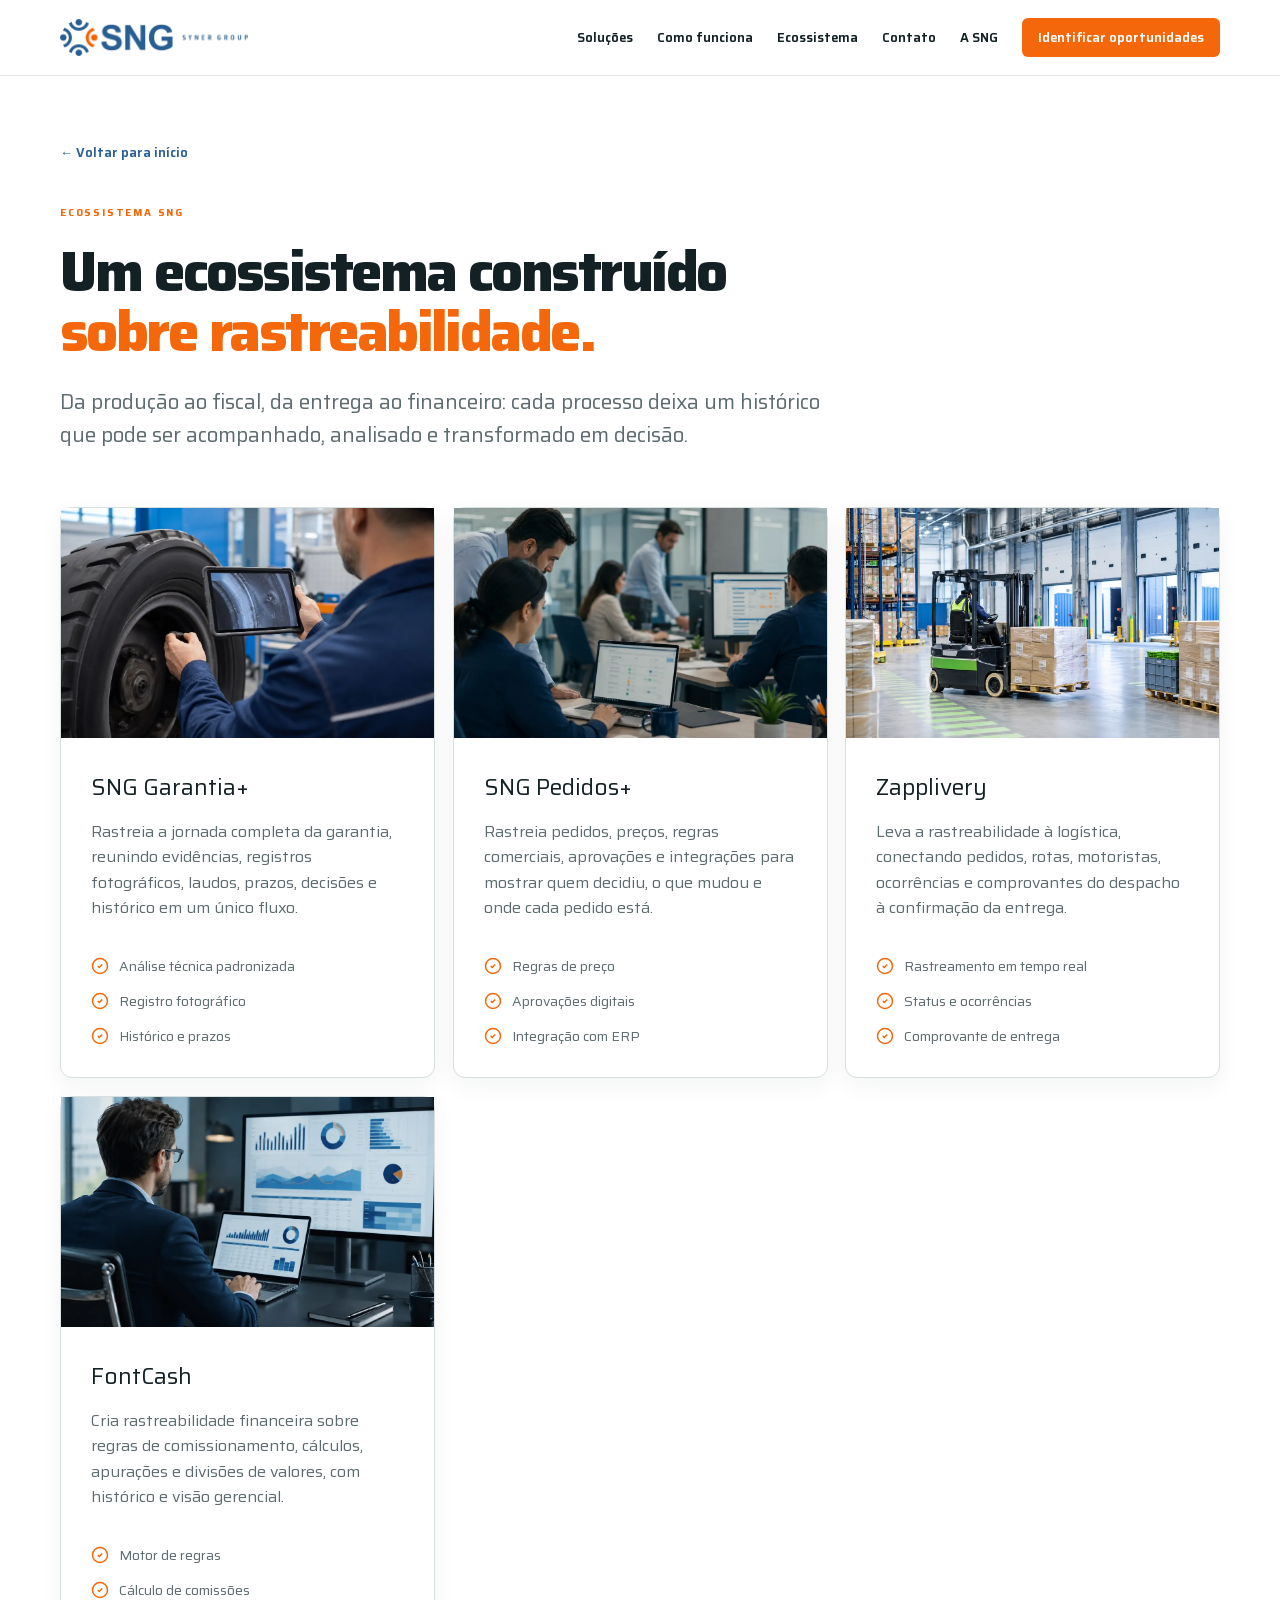
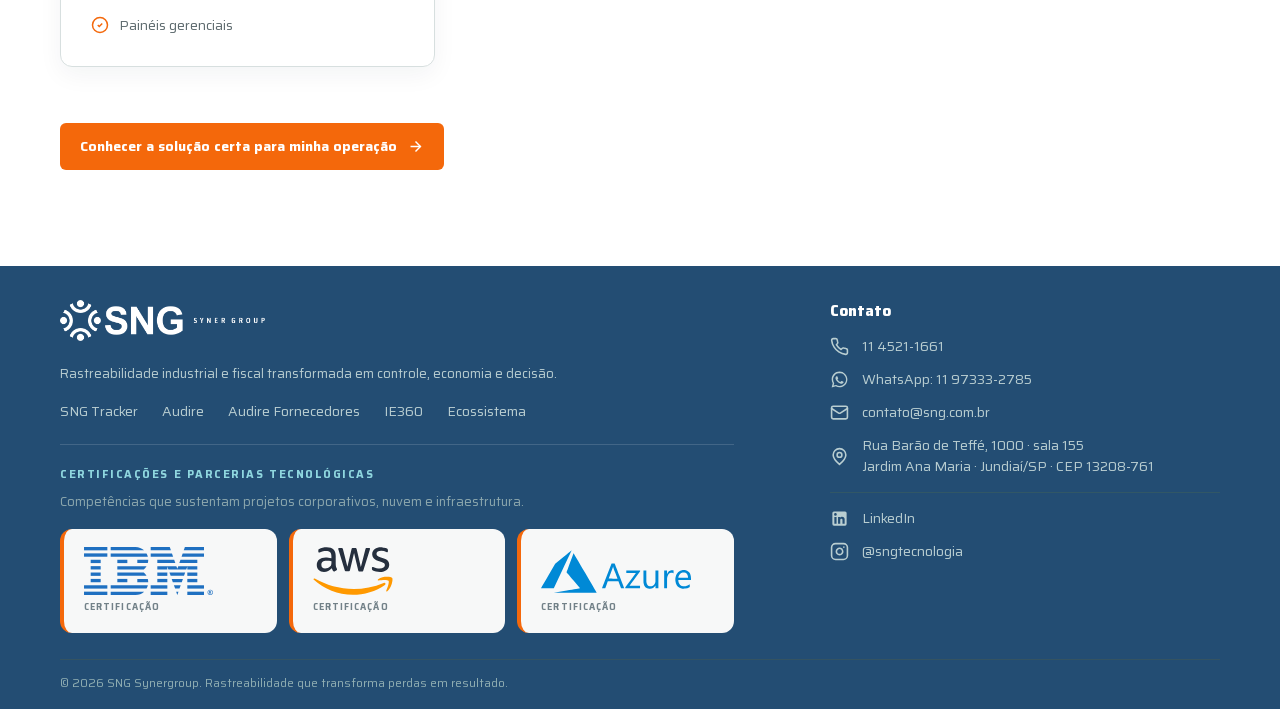
<file: ecossistema.html>
<!doctype html>
<html lang="pt-BR" class="IZpH4a_variable">
  <head>
    <meta charset="utf-8" />
    <meta name="viewport" content="width=device-width,initial-scale=1" />
    <title>Ecossistema de Soluções | SNG Synergroup</title>
    <meta
      name="description"
      content="Conheça SNG Garantia+, SNG Pedidos+, Zapplivery e FontCash."
    />
    <meta name="robots" content="index,follow,max-image-preview:large" />
    <meta name="theme-color" content="#295f92" />
    <link rel="canonical" href="https://sng.com.br/ecossistema" />
    <meta property="og:locale" content="pt_BR" />
    <meta property="og:type" content="website" />
    <meta property="og:site_name" content="SNG Synergroup" />
    <meta
      property="og:title"
      content="Ecossistema de Soluções | SNG Synergroup"
    />
    <meta
      property="og:description"
      content="Conheça SNG Garantia+, SNG Pedidos+, Zapplivery e FontCash."
    />
    <meta
      property="og:image"
      content="https://sng.com.br/images/inteligencia-ie360.webp"
    />
    <link rel="icon" href="./favicon.ico" />
    <link rel="stylesheet" href="./css/styles.css" />
    <link rel="stylesheet" href="./css/sng-overrides.css" />
  </head>
  <body>
    <header class="site-header">
      <div class="container nav-wrap">
        <a class="brand" aria-label="SNG Synergroup início" href="./index.html"
          ><img
            src="./images/logo.png"
            alt="SNG Synergroup"
            width="754"
            height="152" /></a
        ><button
          class="menu-button"
          aria-label="Abrir menu"
          aria-expanded="false"
        >
          <svg
            viewBox="0 0 24 24"
            aria-hidden="true"
            fill="none"
            stroke="currentColor"
            stroke-width="2"
          >
            <path d="M4 5h16"></path>
            <path d="M4 12h16"></path>
            <path d="M4 19h16"></path>
          </svg>
        </button>
        <nav class="main-nav" aria-label="Navegação principal">
          <a href="./solucoes.html">Soluções</a
          ><a href="./como-funciona.html">Como funciona</a
          ><a aria-current="page" href="./ecossistema.html">Ecossistema</a
          ><a href="#contato-footer">Contato</a
          ><a class="nav-login" href="./sobre.html">A SNG</a
          ><a class="button button-small" href="./contato.html"
            >Identificar oportunidades</a
          >
        </nav>
      </div>
    </header>
    <main class="site-shell">
      <div class="inner-page">
        <div class="container">
          <a class="back-link" href="./index.html">← Voltar para início</a>
          <div class="eyebrow">Ecossistema SNG</div>
          <h1>
            Um ecossistema construído<br /><span>sobre rastreabilidade.</span>
          </h1>
          <p class="page-lead">
            Da produção ao fiscal, da entrega ao financeiro: cada processo deixa
            um histórico que pode ser acompanhado, analisado e transformado em
            decisão.
          </p>
          <div class="solution-grid ecosystem-detail">
            <article class="solution-card">
              <img src="./images/sng-garantia.webp" alt="SNG Garantia+" />
              <h2>SNG Garantia+</h2>
              <p>
                Rastreia a jornada completa da garantia, reunindo evidências,
                registros fotográficos, laudos, prazos, decisões e histórico em
                um único fluxo.
              </p>
              <div class="checks">
                <div class="check">
                  <svg
                    viewBox="0 0 24 24"
                    aria-hidden="true"
                    fill="none"
                    stroke="currentColor"
                    stroke-width="2"
                  >
                    <circle cx="12" cy="12" r="10"></circle>
                    <path d="m9 12 2 2 4-4"></path>
                  </svg>
                  Análise técnica padronizada
                </div>
                <div class="check">
                  <svg
                    viewBox="0 0 24 24"
                    aria-hidden="true"
                    fill="none"
                    stroke="currentColor"
                    stroke-width="2"
                  >
                    <circle cx="12" cy="12" r="10"></circle>
                    <path d="m9 12 2 2 4-4"></path>
                  </svg>
                  Registro fotográfico
                </div>
                <div class="check">
                  <svg
                    viewBox="0 0 24 24"
                    aria-hidden="true"
                    fill="none"
                    stroke="currentColor"
                    stroke-width="2"
                  >
                    <circle cx="12" cy="12" r="10"></circle>
                    <path d="m9 12 2 2 4-4"></path>
                  </svg>
                  Histórico e prazos
                </div>
              </div>
            </article>
            <article class="solution-card">
              <img src="./images/sng-pedidos.webp" alt="SNG Pedidos+" />
              <h2>SNG Pedidos+</h2>
              <p>
                Rastreia pedidos, preços, regras comerciais, aprovações e
                integrações para mostrar quem decidiu, o que mudou e onde cada
                pedido está.
              </p>
              <div class="checks">
                <div class="check">
                  <svg
                    viewBox="0 0 24 24"
                    aria-hidden="true"
                    fill="none"
                    stroke="currentColor"
                    stroke-width="2"
                  >
                    <circle cx="12" cy="12" r="10"></circle>
                    <path d="m9 12 2 2 4-4"></path>
                  </svg>
                  Regras de preço
                </div>
                <div class="check">
                  <svg
                    viewBox="0 0 24 24"
                    aria-hidden="true"
                    fill="none"
                    stroke="currentColor"
                    stroke-width="2"
                  >
                    <circle cx="12" cy="12" r="10"></circle>
                    <path d="m9 12 2 2 4-4"></path>
                  </svg>
                  Aprovações digitais
                </div>
                <div class="check">
                  <svg
                    viewBox="0 0 24 24"
                    aria-hidden="true"
                    fill="none"
                    stroke="currentColor"
                    stroke-width="2"
                  >
                    <circle cx="12" cy="12" r="10"></circle>
                    <path d="m9 12 2 2 4-4"></path>
                  </svg>
                  Integração com ERP
                </div>
              </div>
            </article>
            <article class="solution-card">
              <img src="./images/logistica-expedicao.webp" alt="Zapplivery" />
              <h2>Zapplivery</h2>
              <p>
                Leva a rastreabilidade à logística, conectando pedidos, rotas,
                motoristas, ocorrências e comprovantes do despacho à confirmação
                da entrega.
              </p>
              <div class="checks">
                <div class="check">
                  <svg
                    viewBox="0 0 24 24"
                    aria-hidden="true"
                    fill="none"
                    stroke="currentColor"
                    stroke-width="2"
                  >
                    <circle cx="12" cy="12" r="10"></circle>
                    <path d="m9 12 2 2 4-4"></path>
                  </svg>
                  Rastreamento em tempo real
                </div>
                <div class="check">
                  <svg
                    viewBox="0 0 24 24"
                    aria-hidden="true"
                    fill="none"
                    stroke="currentColor"
                    stroke-width="2"
                  >
                    <circle cx="12" cy="12" r="10"></circle>
                    <path d="m9 12 2 2 4-4"></path>
                  </svg>
                  Status e ocorrências
                </div>
                <div class="check">
                  <svg
                    viewBox="0 0 24 24"
                    aria-hidden="true"
                    fill="none"
                    stroke="currentColor"
                    stroke-width="2"
                  >
                    <circle cx="12" cy="12" r="10"></circle>
                    <path d="m9 12 2 2 4-4"></path>
                  </svg>
                  Comprovante de entrega
                </div>
              </div>
            </article>
            <article class="solution-card">
              <img src="./images/fontcash.webp" alt="FontCash" />
              <h2>FontCash</h2>
              <p>
                Cria rastreabilidade financeira sobre regras de comissionamento,
                cálculos, apurações e divisões de valores, com histórico e visão
                gerencial.
              </p>
              <div class="checks">
                <div class="check">
                  <svg
                    viewBox="0 0 24 24"
                    aria-hidden="true"
                    fill="none"
                    stroke="currentColor"
                    stroke-width="2"
                  >
                    <circle cx="12" cy="12" r="10"></circle>
                    <path d="m9 12 2 2 4-4"></path>
                  </svg>
                  Motor de regras
                </div>
                <div class="check">
                  <svg
                    viewBox="0 0 24 24"
                    aria-hidden="true"
                    fill="none"
                    stroke="currentColor"
                    stroke-width="2"
                  >
                    <circle cx="12" cy="12" r="10"></circle>
                    <path d="m9 12 2 2 4-4"></path>
                  </svg>
                  Cálculo de comissões
                </div>
                <div class="check">
                  <svg
                    viewBox="0 0 24 24"
                    aria-hidden="true"
                    fill="none"
                    stroke="currentColor"
                    stroke-width="2"
                  >
                    <circle cx="12" cy="12" r="10"></circle>
                    <path d="m9 12 2 2 4-4"></path>
                  </svg>
                  Painéis gerenciais
                </div>
              </div>
            </article>
          </div>
          <a class="button" href="./contato.html"
            >Conhecer a solução certa para minha operação
            <svg
              viewBox="0 0 24 24"
              aria-hidden="true"
              fill="none"
              stroke="currentColor"
              stroke-width="2"
            >
              <path d="M5 12h14"></path>
              <path d="m12 5 7 7-7 7"></path></svg
          ></a>
        </div>
      </div>
    </main>
    <footer class="site-footer" id="contato-footer">
      <div class="container footer-grid">
        <div class="footer-brand">
          <a
            class="footer-logo"
            href="./index.html"
            aria-label="SNG Synergroup início"
            ><img
              src="./images/logo.png"
              alt="SNG Synergroup"
              width="754"
              height="152"
          /></a>
          <p>
            Rastreabilidade industrial e fiscal transformada em controle,
            economia e decisão.
          </p>
          <div class="footer-links">
            <a href="./solucoes.html">SNG Tracker</a
            ><a href="./solucoes.html#audire">Audire</a
            ><a href="./solucoes.html#fornecedores">Audire Fornecedores</a
            ><a href="./solucoes.html#ie360">IE360</a
            ><a href="./ecossistema.html">Ecossistema</a>
          </div>
        </div>
        <div class="footer-contact">
          <div class="foot-group-title">Contato</div>
          <div class="foot-contact-box">
            <a href="tel:+551145211661"><span>11 4521-1661</span></a
            ><a
              href="https://wa.me/5511973332785"
              target="_blank"
              rel="noopener"
              ><span>WhatsApp: 11 97333-2785</span></a
            ><a href="mailto:contato@sng.com.br"
              ><span>contato@sng.com.br</span></a
            ><a
              href="https://maps.google.com/?q=Rua+Barão+de+Teffé+1000+Jundiaí+SP"
              target="_blank"
              rel="noopener"
              ><span
                >Rua Barão de Teffé, 1000 · sala 155<br />Jardim Ana Maria ·
                Jundiaí/SP · CEP 13208-761</span
              ></a
            >
            <hr />
            <a
              href="https://www.linkedin.com/company/sngtecnologia/"
              target="_blank"
              rel="noopener"
              ><span>LinkedIn</span></a
            ><a
              href="https://www.instagram.com/sngtecnologia/"
              target="_blank"
              rel="noopener"
              ><span>@sngtecnologia</span></a
            >
          </div>
        </div>
      </div>
      <section
        class="footer-certifications"
        aria-label="Certificações e parcerias tecnológicas"
      >
        <div>
          <div class="footer-certifications-copy">
            <strong>Certificações e parcerias tecnológicas</strong
            ><span
              >Competências que sustentam projetos corporativos, nuvem e
              infraestrutura.</span
            >
          </div>
          <div class="footer-certification-logos">
            <figure>
              <img src="./images/IBM_logo.svg" alt="IBM" />
              <figcaption>Certificação</figcaption>
            </figure>
            <figure>
              <img
                src="./images/Amazon_Web_Services_Logo.svg"
                alt="Amazon Web Services"
              />
              <figcaption>Certificação</figcaption>
            </figure>
            <figure>
              <img
                src="./images/Microsoft_Azure_Logo.svg"
                alt="Microsoft Azure"
              />
              <figcaption>Certificação</figcaption>
            </figure>
          </div>
        </div>
      </section>
      <div class="container footer-bottom">
        © 2026 SNG Synergroup. Rastreabilidade que transforma perdas em
        resultado.
      </div>
    </footer>
    <script src="./js/site.js" defer></script>
  </body>
</html>
</file>
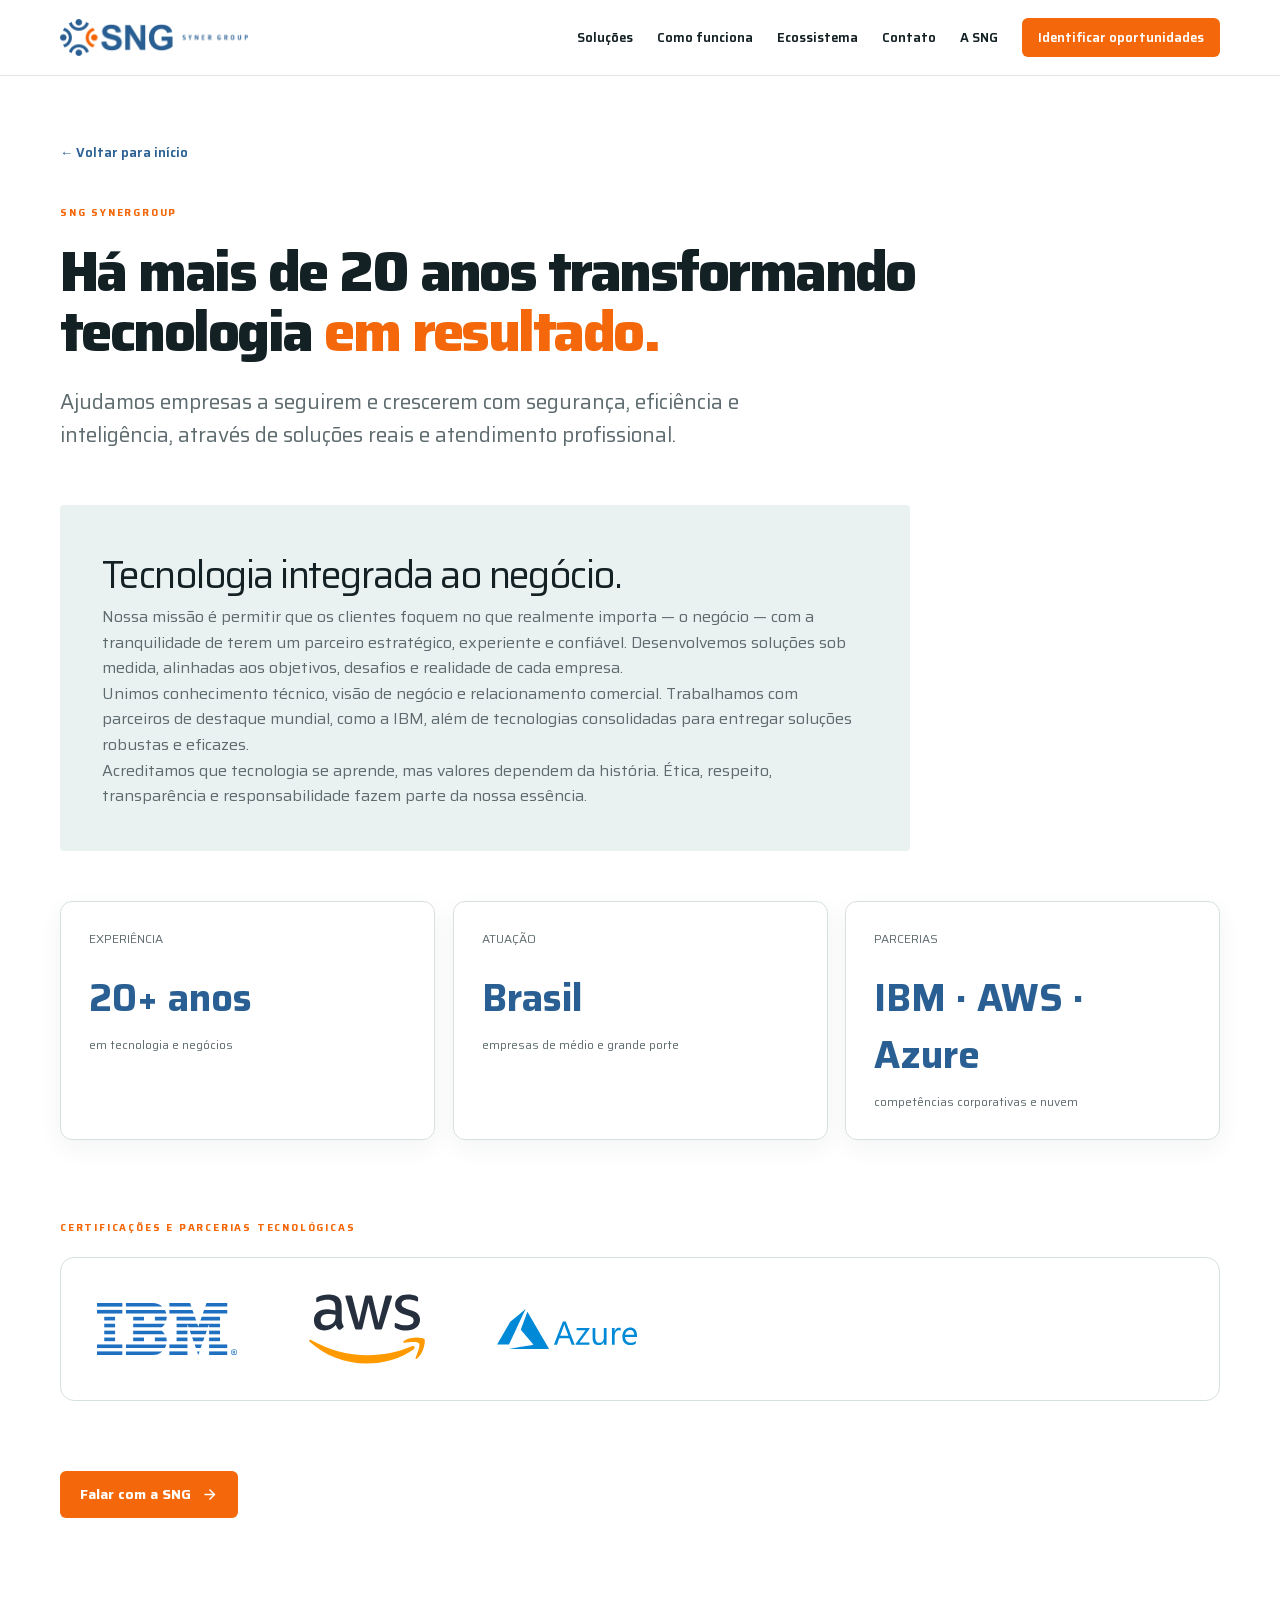
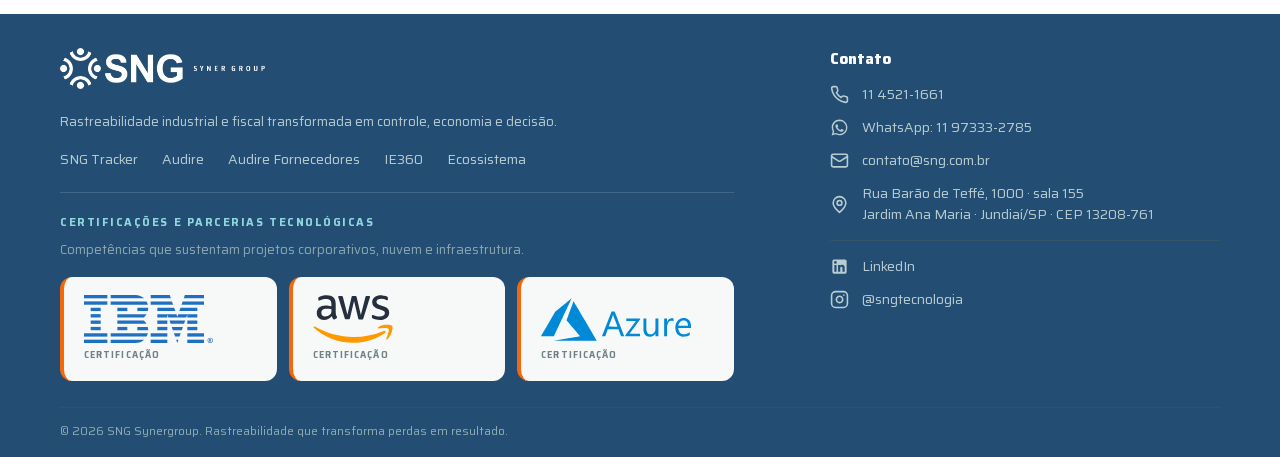
<file: sobre.html>
<!doctype html>
<html lang="pt-BR" class="IZpH4a_variable">
  <head>
    <meta charset="utf-8" />
    <meta name="viewport" content="width=device-width,initial-scale=1" />
    <title>A SNG | Tecnologia integrada ao negócio</title>
    <meta
      name="description"
      content="Há mais de 20 anos, a SNG transforma tecnologia em resultado."
    />
    <meta name="robots" content="index,follow,max-image-preview:large" />
    <meta name="theme-color" content="#295f92" />
    <link rel="canonical" href="https://sng.com.br/sobre" />
    <meta property="og:locale" content="pt_BR" />
    <meta property="og:type" content="website" />
    <meta property="og:site_name" content="SNG Synergroup" />
    <meta
      property="og:title"
      content="A SNG | Tecnologia integrada ao negócio"
    />
    <meta
      property="og:description"
      content="Há mais de 20 anos, a SNG transforma tecnologia em resultado."
    />
    <meta
      property="og:image"
      content="https://sng.com.br/images/inteligencia-ie360.webp"
    />
    <link rel="icon" href="./favicon.ico" />
    <link rel="stylesheet" href="./css/styles.css" />
    <link rel="stylesheet" href="./css/sng-overrides.css" />
  </head>
  <body>
    <header class="site-header">
      <div class="container nav-wrap">
        <a class="brand" aria-label="SNG Synergroup início" href="./index.html"
          ><img
            src="./images/logo.png"
            alt="SNG Synergroup"
            width="754"
            height="152" /></a
        ><button
          class="menu-button"
          aria-label="Abrir menu"
          aria-expanded="false"
        >
          <svg
            viewBox="0 0 24 24"
            aria-hidden="true"
            fill="none"
            stroke="currentColor"
            stroke-width="2"
          >
            <path d="M4 5h16"></path>
            <path d="M4 12h16"></path>
            <path d="M4 19h16"></path>
          </svg>
        </button>
        <nav class="main-nav" aria-label="Navegação principal">
          <a href="./solucoes.html">Soluções</a
          ><a href="./como-funciona.html">Como funciona</a
          ><a href="./ecossistema.html">Ecossistema</a
          ><a href="#contato-footer">Contato</a
          ><a class="nav-login" href="./sobre.html">A SNG</a
          ><a class="button button-small" href="./contato.html"
            >Identificar oportunidades</a
          >
        </nav>
      </div>
    </header>
    <main class="site-shell">
      <div class="inner-page">
        <div class="container">
          <a class="back-link" href="./index.html">← Voltar para início</a>
          <div class="eyebrow">SNG Synergroup</div>
          <h1>
            Há mais de 20 anos transformando tecnologia
            <span>em resultado.</span>
          </h1>
          <p class="page-lead">
            Ajudamos empresas a seguirem e crescerem com segurança, eficiência e
            inteligência, através de soluções reais e atendimento profissional.
          </p>
          <section class="market-copy">
            <h2>Tecnologia integrada ao negócio.</h2>
            <p>
              Nossa missão é permitir que os clientes foquem no que realmente
              importa — o negócio — com a tranquilidade de terem um parceiro
              estratégico, experiente e confiável. Desenvolvemos soluções sob
              medida, alinhadas aos objetivos, desafios e realidade de cada
              empresa.
            </p>
            <p>
              Unimos conhecimento técnico, visão de negócio e relacionamento
              comercial. Trabalhamos com parceiros de destaque mundial, como a
              IBM, além de tecnologias consolidadas para entregar soluções
              robustas e eficazes.
            </p>
            <p>
              Acreditamos que tecnologia se aprende, mas valores dependem da
              história. Ética, respeito, transparência e responsabilidade fazem
              parte da nossa essência.
            </p>
          </section>
          <div class="market-stats">
            <div>
              <small>EXPERIÊNCIA</small><b>20+ anos</b
              ><span>em tecnologia e negócios</span>
            </div>
            <div>
              <small>ATUAÇÃO</small><b>Brasil</b
              ><span>empresas de médio e grande porte</span>
            </div>
            <div>
              <small>PARCERIAS</small><b>IBM · AWS · Azure</b
              ><span>competências corporativas e nuvem</span>
            </div>
          </div>
          <section class="partners-block">
            <div class="eyebrow">Certificações e parcerias tecnológicas</div>
            <div class="partner-logos">
              <img src="./images/IBM_logo.svg" alt="IBM" /><img
                src="./images/Amazon_Web_Services_Logo.svg"
                alt="Amazon Web Services"
              /><img
                src="./images/Microsoft_Azure_Logo.svg"
                alt="Microsoft Azure"
              />
            </div>
          </section>
          <a class="button" href="./contato.html"
            >Falar com a SNG
            <svg
              viewBox="0 0 24 24"
              aria-hidden="true"
              fill="none"
              stroke="currentColor"
              stroke-width="2"
            >
              <path d="M5 12h14"></path>
              <path d="m12 5 7 7-7 7"></path></svg
          ></a>
        </div>
      </div>
    </main>
    <footer class="site-footer" id="contato-footer">
      <div class="container footer-grid">
        <div class="footer-brand">
          <a
            class="footer-logo"
            href="./index.html"
            aria-label="SNG Synergroup início"
            ><img
              src="./images/logo.png"
              alt="SNG Synergroup"
              width="754"
              height="152"
          /></a>
          <p>
            Rastreabilidade industrial e fiscal transformada em controle,
            economia e decisão.
          </p>
          <div class="footer-links">
            <a href="./solucoes.html">SNG Tracker</a
            ><a href="./solucoes.html#audire">Audire</a
            ><a href="./solucoes.html#fornecedores">Audire Fornecedores</a
            ><a href="./solucoes.html#ie360">IE360</a
            ><a href="./ecossistema.html">Ecossistema</a>
          </div>
        </div>
        <div class="footer-contact">
          <div class="foot-group-title">Contato</div>
          <div class="foot-contact-box">
            <a href="tel:+551145211661"><span>11 4521-1661</span></a
            ><a
              href="https://wa.me/5511973332785"
              target="_blank"
              rel="noopener"
              ><span>WhatsApp: 11 97333-2785</span></a
            ><a href="mailto:contato@sng.com.br"
              ><span>contato@sng.com.br</span></a
            ><a
              href="https://maps.google.com/?q=Rua+Barão+de+Teffé+1000+Jundiaí+SP"
              target="_blank"
              rel="noopener"
              ><span
                >Rua Barão de Teffé, 1000 · sala 155<br />Jardim Ana Maria ·
                Jundiaí/SP · CEP 13208-761</span
              ></a
            >
            <hr />
            <a
              href="https://www.linkedin.com/company/sngtecnologia/"
              target="_blank"
              rel="noopener"
              ><span>LinkedIn</span></a
            ><a
              href="https://www.instagram.com/sngtecnologia/"
              target="_blank"
              rel="noopener"
              ><span>@sngtecnologia</span></a
            >
          </div>
        </div>
      </div>
      <section
        class="footer-certifications"
        aria-label="Certificações e parcerias tecnológicas"
      >
        <div>
          <div class="footer-certifications-copy">
            <strong>Certificações e parcerias tecnológicas</strong
            ><span
              >Competências que sustentam projetos corporativos, nuvem e
              infraestrutura.</span
            >
          </div>
          <div class="footer-certification-logos">
            <figure>
              <img src="./images/IBM_logo.svg" alt="IBM" />
              <figcaption>Certificação</figcaption>
            </figure>
            <figure>
              <img
                src="./images/Amazon_Web_Services_Logo.svg"
                alt="Amazon Web Services"
              />
              <figcaption>Certificação</figcaption>
            </figure>
            <figure>
              <img
                src="./images/Microsoft_Azure_Logo.svg"
                alt="Microsoft Azure"
              />
              <figcaption>Certificação</figcaption>
            </figure>
          </div>
        </div>
      </section>
      <div class="container footer-bottom">
        © 2026 SNG Synergroup. Rastreabilidade que transforma perdas em
        resultado.
      </div>
    </footer>
    <script src="./js/site.js" defer></script>
  </body>
</html>
</file>
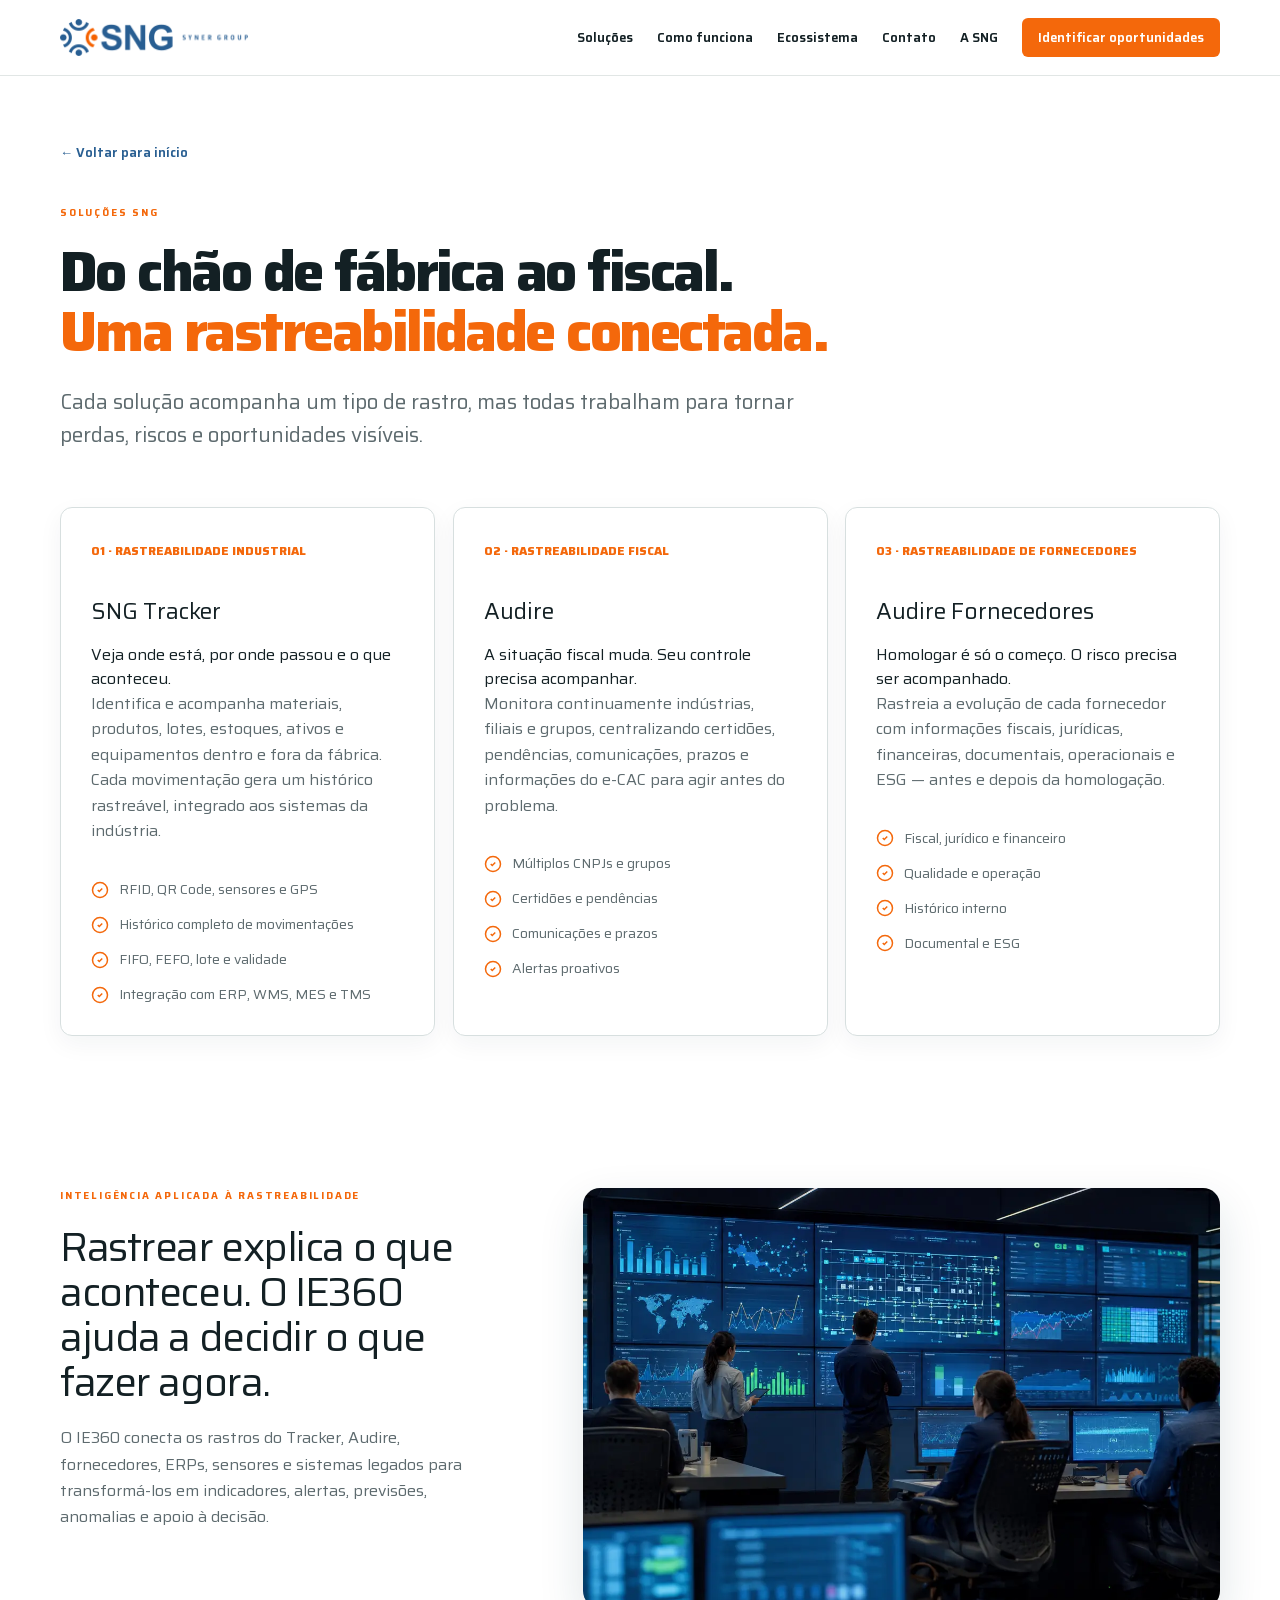
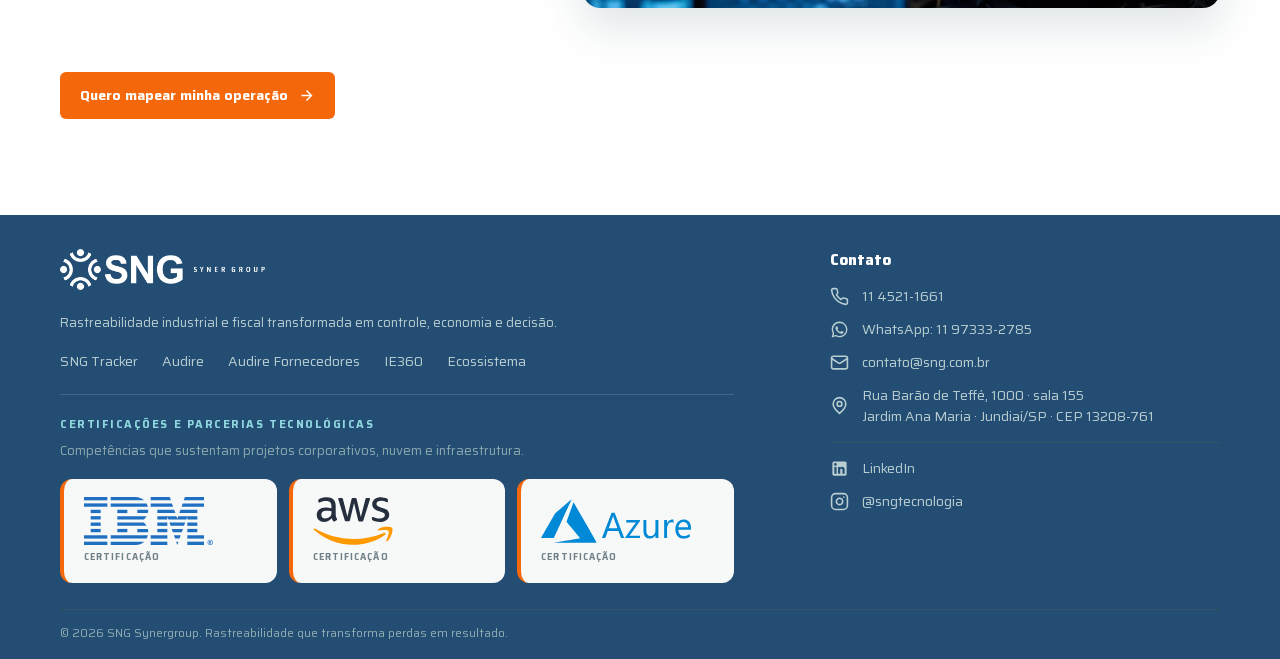
<file: solucoes.html>
<!doctype html>
<html lang="pt-BR" class="IZpH4a_variable">
  <head>
    <meta charset="utf-8" />
    <meta name="viewport" content="width=device-width,initial-scale=1" />
    <title>Soluções de Rastreabilidade | SNG Synergroup</title>
    <meta
      name="description"
      content="Conheça SNG Tracker, Audire, Audire Fornecedores e IE360."
    />
    <meta name="robots" content="index,follow,max-image-preview:large" />
    <meta name="theme-color" content="#295f92" />
    <link rel="canonical" href="https://sng.com.br/solucoes" />
    <meta property="og:locale" content="pt_BR" />
    <meta property="og:type" content="website" />
    <meta property="og:site_name" content="SNG Synergroup" />
    <meta
      property="og:title"
      content="Soluções de Rastreabilidade | SNG Synergroup"
    />
    <meta
      property="og:description"
      content="Conheça SNG Tracker, Audire, Audire Fornecedores e IE360."
    />
    <meta
      property="og:image"
      content="https://sng.com.br/images/inteligencia-ie360.webp"
    />
    <link rel="icon" href="./favicon.ico" />
    <link rel="stylesheet" href="./css/styles.css" />
    <link rel="stylesheet" href="./css/sng-overrides.css" />
  </head>
  <body>
    <header class="site-header">
      <div class="container nav-wrap">
        <a class="brand" aria-label="SNG Synergroup início" href="./index.html"
          ><img
            src="./images/logo.png"
            alt="SNG Synergroup"
            width="754"
            height="152" /></a
        ><button
          class="menu-button"
          aria-label="Abrir menu"
          aria-expanded="false"
        >
          <svg
            viewBox="0 0 24 24"
            aria-hidden="true"
            fill="none"
            stroke="currentColor"
            stroke-width="2"
          >
            <path d="M4 5h16"></path>
            <path d="M4 12h16"></path>
            <path d="M4 19h16"></path>
          </svg>
        </button>
        <nav class="main-nav" aria-label="Navegação principal">
          <a aria-current="page" href="./solucoes.html">Soluções</a
          ><a href="./como-funciona.html">Como funciona</a
          ><a href="./ecossistema.html">Ecossistema</a
          ><a href="#contato-footer">Contato</a
          ><a class="nav-login" href="./sobre.html">A SNG</a
          ><a class="button button-small" href="./contato.html"
            >Identificar oportunidades</a
          >
        </nav>
      </div>
    </header>
    <main class="site-shell">
      <div class="inner-page">
        <div class="container">
          <a class="back-link" href="./index.html">← Voltar para início</a>
          <div class="eyebrow">Soluções SNG</div>
          <h1>
            Do chão de fábrica ao fiscal.<br /><span
              >Uma rastreabilidade conectada.</span
            >
          </h1>
          <p class="page-lead">
            Cada solução acompanha um tipo de rastro, mas todas trabalham para
            tornar perdas, riscos e oportunidades visíveis.
          </p>
          <div class="solution-grid solution-detail-grid">
            <article class="solution-card" id="tracker">
              <span class="card-index">01 · RASTREABILIDADE INDUSTRIAL</span>
              <h2>SNG Tracker</h2>
              <h3>Veja onde está, por onde passou e o que aconteceu.</h3>
              <p>
                Identifica e acompanha materiais, produtos, lotes, estoques,
                ativos e equipamentos dentro e fora da fábrica. Cada
                movimentação gera um histórico rastreável, integrado aos
                sistemas da indústria.
              </p>
              <div class="checks">
                <div class="check">
                  <svg
                    viewBox="0 0 24 24"
                    aria-hidden="true"
                    fill="none"
                    stroke="currentColor"
                    stroke-width="2"
                  >
                    <circle cx="12" cy="12" r="10"></circle>
                    <path d="m9 12 2 2 4-4"></path>
                  </svg>
                  RFID, QR Code, sensores e GPS
                </div>
                <div class="check">
                  <svg
                    viewBox="0 0 24 24"
                    aria-hidden="true"
                    fill="none"
                    stroke="currentColor"
                    stroke-width="2"
                  >
                    <circle cx="12" cy="12" r="10"></circle>
                    <path d="m9 12 2 2 4-4"></path>
                  </svg>
                  Histórico completo de movimentações
                </div>
                <div class="check">
                  <svg
                    viewBox="0 0 24 24"
                    aria-hidden="true"
                    fill="none"
                    stroke="currentColor"
                    stroke-width="2"
                  >
                    <circle cx="12" cy="12" r="10"></circle>
                    <path d="m9 12 2 2 4-4"></path>
                  </svg>
                  FIFO, FEFO, lote e validade
                </div>
                <div class="check">
                  <svg
                    viewBox="0 0 24 24"
                    aria-hidden="true"
                    fill="none"
                    stroke="currentColor"
                    stroke-width="2"
                  >
                    <circle cx="12" cy="12" r="10"></circle>
                    <path d="m9 12 2 2 4-4"></path>
                  </svg>
                  Integração com ERP, WMS, MES e TMS
                </div>
              </div>
            </article>
            <article class="solution-card" id="audire">
              <span class="card-index">02 · RASTREABILIDADE FISCAL</span>
              <h2>Audire</h2>
              <h3>A situação fiscal muda. Seu controle precisa acompanhar.</h3>
              <p>
                Monitora continuamente indústrias, filiais e grupos,
                centralizando certidões, pendências, comunicações, prazos e
                informações do e-CAC para agir antes do problema.
              </p>
              <div class="checks">
                <div class="check">
                  <svg
                    viewBox="0 0 24 24"
                    aria-hidden="true"
                    fill="none"
                    stroke="currentColor"
                    stroke-width="2"
                  >
                    <circle cx="12" cy="12" r="10"></circle>
                    <path d="m9 12 2 2 4-4"></path>
                  </svg>
                  Múltiplos CNPJs e grupos
                </div>
                <div class="check">
                  <svg
                    viewBox="0 0 24 24"
                    aria-hidden="true"
                    fill="none"
                    stroke="currentColor"
                    stroke-width="2"
                  >
                    <circle cx="12" cy="12" r="10"></circle>
                    <path d="m9 12 2 2 4-4"></path>
                  </svg>
                  Certidões e pendências
                </div>
                <div class="check">
                  <svg
                    viewBox="0 0 24 24"
                    aria-hidden="true"
                    fill="none"
                    stroke="currentColor"
                    stroke-width="2"
                  >
                    <circle cx="12" cy="12" r="10"></circle>
                    <path d="m9 12 2 2 4-4"></path>
                  </svg>
                  Comunicações e prazos
                </div>
                <div class="check">
                  <svg
                    viewBox="0 0 24 24"
                    aria-hidden="true"
                    fill="none"
                    stroke="currentColor"
                    stroke-width="2"
                  >
                    <circle cx="12" cy="12" r="10"></circle>
                    <path d="m9 12 2 2 4-4"></path>
                  </svg>
                  Alertas proativos
                </div>
              </div>
            </article>
            <article class="solution-card" id="fornecedores">
              <span class="card-index"
                >03 · RASTREABILIDADE DE FORNECEDORES</span
              >
              <h2>Audire Fornecedores</h2>
              <h3>Homologar é só o começo. O risco precisa ser acompanhado.</h3>
              <p>
                Rastreia a evolução de cada fornecedor com informações fiscais,
                jurídicas, financeiras, documentais, operacionais e ESG — antes
                e depois da homologação.
              </p>
              <div class="checks">
                <div class="check">
                  <svg
                    viewBox="0 0 24 24"
                    aria-hidden="true"
                    fill="none"
                    stroke="currentColor"
                    stroke-width="2"
                  >
                    <circle cx="12" cy="12" r="10"></circle>
                    <path d="m9 12 2 2 4-4"></path>
                  </svg>
                  Fiscal, jurídico e financeiro
                </div>
                <div class="check">
                  <svg
                    viewBox="0 0 24 24"
                    aria-hidden="true"
                    fill="none"
                    stroke="currentColor"
                    stroke-width="2"
                  >
                    <circle cx="12" cy="12" r="10"></circle>
                    <path d="m9 12 2 2 4-4"></path>
                  </svg>
                  Qualidade e operação
                </div>
                <div class="check">
                  <svg
                    viewBox="0 0 24 24"
                    aria-hidden="true"
                    fill="none"
                    stroke="currentColor"
                    stroke-width="2"
                  >
                    <circle cx="12" cy="12" r="10"></circle>
                    <path d="m9 12 2 2 4-4"></path>
                  </svg>
                  Histórico interno
                </div>
                <div class="check">
                  <svg
                    viewBox="0 0 24 24"
                    aria-hidden="true"
                    fill="none"
                    stroke="currentColor"
                    stroke-width="2"
                  >
                    <circle cx="12" cy="12" r="10"></circle>
                    <path d="m9 12 2 2 4-4"></path>
                  </svg>
                  Documental e ESG
                </div>
              </div>
            </article>
          </div>
          <section class="solution-example" id="ie360">
            <div>
              <div class="eyebrow">Inteligência aplicada à rastreabilidade</div>
              <h2>
                Rastrear explica o que aconteceu. O IE360 ajuda a decidir o que
                fazer agora.
              </h2>
              <p>
                O IE360 conecta os rastros do Tracker, Audire, fornecedores,
                ERPs, sensores e sistemas legados para transformá-los em
                indicadores, alertas, previsões, anomalias e apoio à decisão.
              </p>
            </div>
            <img
              class="sng-feature-image"
              src="./images/inteligencia-ie360.webp"
              alt="Inteligência operacional IE360"
            />
          </section>
          <a class="button" href="./contato.html"
            >Quero mapear minha operação
            <svg
              viewBox="0 0 24 24"
              aria-hidden="true"
              fill="none"
              stroke="currentColor"
              stroke-width="2"
            >
              <path d="M5 12h14"></path>
              <path d="m12 5 7 7-7 7"></path></svg
          ></a>
        </div>
      </div>
    </main>
    <footer class="site-footer" id="contato-footer">
      <div class="container footer-grid">
        <div class="footer-brand">
          <a
            class="footer-logo"
            href="./index.html"
            aria-label="SNG Synergroup início"
            ><img
              src="./images/logo.png"
              alt="SNG Synergroup"
              width="754"
              height="152"
          /></a>
          <p>
            Rastreabilidade industrial e fiscal transformada em controle,
            economia e decisão.
          </p>
          <div class="footer-links">
            <a href="./solucoes.html">SNG Tracker</a
            ><a href="./solucoes.html#audire">Audire</a
            ><a href="./solucoes.html#fornecedores">Audire Fornecedores</a
            ><a href="./solucoes.html#ie360">IE360</a
            ><a href="./ecossistema.html">Ecossistema</a>
          </div>
        </div>
        <div class="footer-contact">
          <div class="foot-group-title">Contato</div>
          <div class="foot-contact-box">
            <a href="tel:+551145211661"><span>11 4521-1661</span></a
            ><a
              href="https://wa.me/5511973332785"
              target="_blank"
              rel="noopener"
              ><span>WhatsApp: 11 97333-2785</span></a
            ><a href="mailto:contato@sng.com.br"
              ><span>contato@sng.com.br</span></a
            ><a
              href="https://maps.google.com/?q=Rua+Barão+de+Teffé+1000+Jundiaí+SP"
              target="_blank"
              rel="noopener"
              ><span
                >Rua Barão de Teffé, 1000 · sala 155<br />Jardim Ana Maria ·
                Jundiaí/SP · CEP 13208-761</span
              ></a
            >
            <hr />
            <a
              href="https://www.linkedin.com/company/sngtecnologia/"
              target="_blank"
              rel="noopener"
              ><span>LinkedIn</span></a
            ><a
              href="https://www.instagram.com/sngtecnologia/"
              target="_blank"
              rel="noopener"
              ><span>@sngtecnologia</span></a
            >
          </div>
        </div>
      </div>
      <section
        class="footer-certifications"
        aria-label="Certificações e parcerias tecnológicas"
      >
        <div>
          <div class="footer-certifications-copy">
            <strong>Certificações e parcerias tecnológicas</strong
            ><span
              >Competências que sustentam projetos corporativos, nuvem e
              infraestrutura.</span
            >
          </div>
          <div class="footer-certification-logos">
            <figure>
              <img src="./images/IBM_logo.svg" alt="IBM" />
              <figcaption>Certificação</figcaption>
            </figure>
            <figure>
              <img
                src="./images/Amazon_Web_Services_Logo.svg"
                alt="Amazon Web Services"
              />
              <figcaption>Certificação</figcaption>
            </figure>
            <figure>
              <img
                src="./images/Microsoft_Azure_Logo.svg"
                alt="Microsoft Azure"
              />
              <figcaption>Certificação</figcaption>
            </figure>
          </div>
        </div>
      </section>
      <div class="container footer-bottom">
        © 2026 SNG Synergroup. Rastreabilidade que transforma perdas em
        resultado.
      </div>
    </footer>
    <script src="./js/site.js" defer></script>
  </body>
</html>
</file>
<file: css/styles.css>
@font-face {
  font-family: Saira;
  font-style: normal;
  font-weight: 100 900;
  font-stretch: 100%;
  font-display: swap;
  src: url(../assets/fonts/7838e9cc37e312b6-s.1bio_i4k4_h-7.woff2)
    format("woff2");
  unicode-range:
    U+102-103, U+110-111, U+128-129, U+168-169, U+1A0-1A1, U+1AF-1B0, U+300-301,
    U+303-304, U+308-309, U+323, U+329, U+1EA0-1EF9, U+20AB;
}
@font-face {
  font-family: Saira;
  font-style: normal;
  font-weight: 100 900;
  font-stretch: 100%;
  font-display: swap;
  src: url(../assets/fonts/f76ebd581801a14e-s.28pwg5cihh1vo.woff2)
    format("woff2");
  unicode-range:
    U+100-2BA, U+2BD-2C5, U+2C7-2CC, U+2CE-2D7, U+2DD-2FF, U+304, U+308, U+329,
    U+1D00-1DBF, U+1E00-1E9F, U+1EF2-1EFF, U+2020, U+20A0-20AB, U+20AD-20C4,
    U+2113, U+2C60-2C7F, U+A720-A7FF;
}
@font-face {
  font-family: Saira;
  font-style: normal;
  font-weight: 100 900;
  font-stretch: 100%;
  font-display: swap;
  src: url(../assets/fonts/7c1e39d02e51fd6d-s.p.161-8jf3b5y85.woff2)
    format("woff2");
  unicode-range:
    U+0-FF, U+131, U+152-153, U+2BB-2BC, U+2C6, U+2DA, U+2DC, U+304, U+308,
    U+329, U+2000-206F, U+20AC, U+2122, U+2191, U+2193, U+2212, U+2215, U+FEFF,
    U+FFFD;
}
@font-face {
  font-family: Saira Fallback;
  src: local(Arial);
  ascent-override: 109.52%;
  descent-override: 42.36%;
  line-gap-override: 0%;
  size-adjust: 103.63%;
}
.IZpH4a_className {
  font-family:
    Saira,
    Saira Fallback;
  font-style: normal;
}
.IZpH4a_variable {
  --font-saira: "Saira", "Saira Fallback";
}
@layer properties {
  @supports (((-webkit-hyphens: none)) and (not (margin-trim: inline))) or
    ((-moz-orient: inline) and (not (color: rgb(from red r g b)))) {
    :root,
    :host {
      --shimmer-angle: 20deg;
    }
    *,
    :before,
    :after,
    ::backdrop {
      --tw-border-style: solid;
      --tw-font-weight: initial;
      --tw-outline-style: solid;
      --tw-blur: initial;
      --tw-brightness: initial;
      --tw-contrast: initial;
      --tw-grayscale: initial;
      --tw-hue-rotate: initial;
      --tw-invert: initial;
      --tw-opacity: initial;
      --tw-saturate: initial;
      --tw-sepia: initial;
      --tw-drop-shadow: initial;
      --tw-drop-shadow-color: initial;
      --tw-drop-shadow-alpha: 100%;
      --tw-drop-shadow-size: initial;
      --tw-shadow: 0 0 #0000;
      --tw-shadow-color: initial;
      --tw-shadow-alpha: 100%;
      --tw-inset-shadow: 0 0 #0000;
      --tw-inset-shadow-color: initial;
      --tw-inset-shadow-alpha: 100%;
      --tw-ring-color: initial;
      --tw-ring-shadow: 0 0 #0000;
      --tw-inset-ring-color: initial;
      --tw-inset-ring-shadow: 0 0 #0000;
      --tw-ring-inset: initial;
      --tw-ring-offset-width: 0px;
      --tw-ring-offset-color: #fff;
      --tw-ring-offset-shadow: 0 0 #0000;
      --tw-translate-x: 0;
      --tw-translate-y: 0;
      --tw-translate-z: 0;
      --tw-animation-delay: 0s;
      --tw-animation-direction: normal;
      --tw-animation-duration: initial;
      --tw-animation-fill-mode: none;
      --tw-animation-iteration-count: 1;
      --tw-enter-blur: 0;
      --tw-enter-opacity: 1;
      --tw-enter-rotate: 0;
      --tw-enter-scale: 1;
      --tw-enter-translate-x: 0;
      --tw-enter-translate-y: 0;
      --tw-exit-blur: 0;
      --tw-exit-opacity: 1;
      --tw-exit-rotate: 0;
      --tw-exit-scale: 1;
      --tw-exit-translate-x: 0;
      --tw-exit-translate-y: 0;
      --scroll-fade-t: 0px;
      --scroll-fade-b: 0px;
      --scroll-fade-s: 0px;
      --scroll-fade-e: 0px;
      --scroll-fade-mask: initial;
      --shimmer-image: initial;
      --shimmer-text-fill: initial;
    }
  }
}
@layer theme {
  :root,
  :host {
    --font-sans:
      -apple-system, BlinkMacSystemFont, "Segoe UI", Roboto, "Helvetica Neue",
      "Noto Sans", Arial, sans-serif, "Apple Color Emoji", "Segoe UI Emoji",
      "Segoe UI Symbol", "Noto Color Emoji";
    --font-mono:
      ui-monospace, SFMono-Regular, Menlo, Monaco, Consolas, "Liberation Mono",
      "Courier New", monospace;
    --spacing: 0.25rem;
    --text-xs: 0.75rem;
    --text-xs--line-height: calc(1 / 0.75);
    --text-sm: 0.875rem;
    --text-sm--line-height: calc(1.25 / 0.875);
    --font-weight-medium: 500;
    --radius-md: 0.375rem;
    --radius-lg: 0.5rem;
    --default-transition-duration: 0.15s;
    --default-transition-timing-function: cubic-bezier(0.4, 0, 0.2, 1);
    --default-font-family: var(--font-sans);
    --default-mono-font-family: var(--font-mono);
  }
}
@layer base {
  *,
  :after,
  :before,
  ::backdrop {
    box-sizing: border-box;
    border: 0 solid;
    margin: 0;
    padding: 0;
  }
  ::file-selector-button {
    box-sizing: border-box;
    border: 0 solid;
    margin: 0;
    padding: 0;
  }
  html,
  :host {
    -webkit-text-size-adjust: 100%;
    tab-size: 4;
    line-height: 1.5;
    font-family: var(
      --default-font-family,
      -apple-system,
      BlinkMacSystemFont,
      "Segoe UI",
      Roboto,
      "Helvetica Neue",
      "Noto Sans",
      Arial,
      sans-serif,
      "Apple Color Emoji",
      "Segoe UI Emoji",
      "Segoe UI Symbol",
      "Noto Color Emoji"
    );
    font-feature-settings: var(--default-font-feature-settings, normal);
    font-variation-settings: var(--default-font-variation-settings, normal);
    -webkit-tap-highlight-color: transparent;
  }
  hr {
    height: 0;
    color: inherit;
    border-top-width: 1px;
  }
  abbr:where([title]) {
    -webkit-text-decoration: underline dotted;
    text-decoration: underline dotted;
  }
  h1,
  h2,
  h3,
  h4,
  h5,
  h6 {
    font-size: inherit;
    font-weight: inherit;
  }
  a {
    color: inherit;
    -webkit-text-decoration: inherit;
    -webkit-text-decoration: inherit;
    -webkit-text-decoration: inherit;
    -webkit-text-decoration: inherit;
    text-decoration: inherit;
  }
  b,
  strong {
    font-weight: bolder;
  }
  code,
  kbd,
  samp,
  pre {
    font-family: var(
      --default-mono-font-family,
      ui-monospace,
      SFMono-Regular,
      Menlo,
      Monaco,
      Consolas,
      "Liberation Mono",
      "Courier New",
      monospace
    );
    font-feature-settings: var(--default-mono-font-feature-settings, normal);
    font-variation-settings: var(
      --default-mono-font-variation-settings,
      normal
    );
    font-size: 1em;
  }
  small {
    font-size: 80%;
  }
  sub,
  sup {
    vertical-align: baseline;
    font-size: 75%;
    line-height: 0;
    position: relative;
  }
  sub {
    bottom: -0.25em;
  }
  sup {
    top: -0.5em;
  }
  table {
    text-indent: 0;
    border-color: inherit;
    border-collapse: collapse;
  }
  :-moz-focusring:where(:not(iframe)) {
    outline: auto;
  }
  progress {
    vertical-align: baseline;
  }
  summary {
    display: list-item;
  }
  ol,
  ul,
  menu {
    list-style: none;
  }
  img,
  svg,
  video,
  canvas,
  audio,
  iframe,
  embed,
  object {
    vertical-align: middle;
    display: block;
  }
  img,
  video {
    max-width: 100%;
    height: auto;
  }
  button,
  input,
  select,
  optgroup,
  textarea {
    font: inherit;
    font-feature-settings: inherit;
    font-variation-settings: inherit;
    letter-spacing: inherit;
    color: inherit;
    opacity: 1;
    background-color: #0000;
    border-radius: 0;
  }
  ::file-selector-button {
    font: inherit;
    font-feature-settings: inherit;
    font-variation-settings: inherit;
    letter-spacing: inherit;
    color: inherit;
    opacity: 1;
    background-color: #0000;
    border-radius: 0;
  }
  :where(select:is([multiple], [size])) optgroup {
    font-weight: bolder;
  }
  :where(select:is([multiple], [size])) optgroup option {
    padding-inline-start: 20px;
  }
  ::file-selector-button {
    margin-inline-end: 4px;
  }
  ::placeholder {
    opacity: 1;
  }
  @supports (not ((-webkit-appearance: -apple-pay-button))) or
    (contain-intrinsic-size: 1px) {
    ::placeholder {
      color: currentColor;
    }
    @supports (color: color-mix(in lab, red, red)) {
      ::placeholder {
        color: color-mix(in oklab, currentcolor 50%, transparent);
      }
    }
  }
  textarea {
    resize: vertical;
  }
  ::-webkit-search-decoration {
    -webkit-appearance: none;
  }
  ::-webkit-date-and-time-value {
    min-height: 1lh;
    text-align: inherit;
  }
  ::-webkit-datetime-edit {
    display: inline-flex;
  }
  ::-webkit-datetime-edit-fields-wrapper {
    padding: 0;
  }
  ::-webkit-datetime-edit {
    padding-block: 0;
  }
  ::-webkit-datetime-edit-year-field {
    padding-block: 0;
  }
  ::-webkit-datetime-edit-month-field {
    padding-block: 0;
  }
  ::-webkit-datetime-edit-day-field {
    padding-block: 0;
  }
  ::-webkit-datetime-edit-hour-field {
    padding-block: 0;
  }
  ::-webkit-datetime-edit-minute-field {
    padding-block: 0;
  }
  ::-webkit-datetime-edit-second-field {
    padding-block: 0;
  }
  ::-webkit-datetime-edit-millisecond-field {
    padding-block: 0;
  }
  ::-webkit-datetime-edit-meridiem-field {
    padding-block: 0;
  }
  ::-webkit-calendar-picker-indicator {
    line-height: 1;
  }
  :-moz-ui-invalid {
    box-shadow: none;
  }
  button,
  input:where([type="button"], [type="reset"], [type="submit"]) {
    appearance: button;
  }
  ::file-selector-button {
    appearance: button;
  }
  ::-webkit-inner-spin-button {
    height: auto;
  }
  ::-webkit-outer-spin-button {
    height: auto;
  }
  [hidden]:where(:not([hidden="until-found"])) {
    display: none !important;
  }
}
@layer components;
@layer utilities {
  .visible {
    visibility: visible;
  }
  .absolute {
    position: absolute;
  }
  .fixed {
    position: fixed;
  }
  .static {
    position: static;
  }
  .sticky {
    position: sticky;
  }
  .container {
    width: 100%;
  }
  @media (min-width: 40rem) {
    .container {
      max-width: 40rem;
    }
  }
  @media (min-width: 48rem) {
    .container {
      max-width: 48rem;
    }
  }
  @media (min-width: 64rem) {
    .container {
      max-width: 64rem;
    }
  }
  @media (min-width: 80rem) {
    .container {
      max-width: 80rem;
    }
  }
  @media (min-width: 96rem) {
    .container {
      max-width: 96rem;
    }
  }
  .block {
    display: block;
  }
  .flex {
    display: flex;
  }
  .hidden {
    display: none;
  }
  .inline {
    display: inline;
  }
  .inline-block {
    display: inline-block;
  }
  .inline-flex {
    display: inline-flex;
  }
  .size-6 {
    width: calc(var(--spacing) * 6);
    height: calc(var(--spacing) * 6);
  }
  .size-7 {
    width: calc(var(--spacing) * 7);
    height: calc(var(--spacing) * 7);
  }
  .size-8 {
    width: calc(var(--spacing) * 8);
    height: calc(var(--spacing) * 8);
  }
  .size-9 {
    width: calc(var(--spacing) * 9);
    height: calc(var(--spacing) * 9);
  }
  .h-6 {
    height: calc(var(--spacing) * 6);
  }
  .h-7 {
    height: calc(var(--spacing) * 7);
  }
  .h-8 {
    height: calc(var(--spacing) * 8);
  }
  .h-9 {
    height: calc(var(--spacing) * 9);
  }
  .shrink-0 {
    flex-shrink: 0;
  }
  .resize {
    resize: both;
  }
  .items-center {
    align-items: center;
  }
  .justify-center {
    justify-content: center;
  }
  .gap-1 {
    gap: var(--spacing);
  }
  .gap-1\.5 {
    gap: calc(var(--spacing) * 1.5);
  }
  .rounded-\[min\(var\(--radius-md\)\,10px\)\] {
    border-radius: min(var(--radius-md), 10px);
  }
  .rounded-\[min\(var\(--radius-md\)\,12px\)\] {
    border-radius: min(var(--radius-md), 12px);
  }
  .rounded-lg {
    border-radius: var(--radius-lg);
  }
  .border {
    border-style: var(--tw-border-style);
    border-width: 1px;
  }
  .border-transparent {
    border-color: #0000;
  }
  .bg-clip-padding {
    background-clip: padding-box;
  }
  .px-2 {
    padding-inline: calc(var(--spacing) * 2);
  }
  .px-2\.5 {
    padding-inline: calc(var(--spacing) * 2.5);
  }
  .text-sm {
    font-size: var(--text-sm);
    line-height: var(--tw-leading, var(--text-sm--line-height));
  }
  .text-xs {
    font-size: var(--text-xs);
    line-height: var(--tw-leading, var(--text-xs--line-height));
  }
  .text-\[0\.8rem\] {
    font-size: 0.8rem;
  }
  .font-medium {
    --tw-font-weight: var(--font-weight-medium);
    font-weight: var(--font-weight-medium);
  }
  .whitespace-nowrap {
    white-space: nowrap;
  }
  .underline-offset-4 {
    text-underline-offset: 4px;
  }
  .outline {
    outline-style: var(--tw-outline-style);
    outline-width: 1px;
  }
  .blur {
    --tw-blur: blur(8px);
    filter: var(--tw-blur,) var(--tw-brightness,) var(--tw-contrast,)
      var(--tw-grayscale,) var(--tw-hue-rotate,) var(--tw-invert,)
      var(--tw-saturate,) var(--tw-sepia,) var(--tw-drop-shadow,);
  }
  .transition {
    transition-property:
      color,
      background-color,
      border-color,
      outline-color,
      text-decoration-color,
      fill,
      stroke,
      --tw-gradient-from,
      --tw-gradient-via,
      --tw-gradient-to,
      opacity,
      box-shadow,
      transform,
      translate,
      scale,
      rotate,
      filter,
      -webkit-backdrop-filter,
      backdrop-filter,
      display,
      content-visibility,
      overlay,
      pointer-events;
    transition-timing-function: var(
      --tw-ease,
      var(--default-transition-timing-function)
    );
    transition-duration: var(--tw-duration, var(--default-transition-duration));
  }
  .transition-all {
    transition-property: all;
    transition-timing-function: var(
      --tw-ease,
      var(--default-transition-timing-function)
    );
    transition-duration: var(--tw-duration, var(--default-transition-duration));
  }
  .outline-none {
    --tw-outline-style: none;
    outline-style: none;
  }
  .select-none {
    -webkit-user-select: none;
    user-select: none;
  }
  @media (hover: hover) {
    .hover\:underline:hover {
      text-decoration-line: underline;
    }
  }
  .focus-visible\:ring-3:focus-visible {
    --tw-ring-shadow: var(--tw-ring-inset,) 0 0 0
      calc(3px + var(--tw-ring-offset-width)) var(--tw-ring-color, currentcolor);
    box-shadow:
      var(--tw-inset-shadow), var(--tw-inset-ring-shadow),
      var(--tw-ring-offset-shadow), var(--tw-ring-shadow), var(--tw-shadow);
  }
  .active\:not-aria-\[haspopup\]\:translate-y-px:active:not([aria-haspopup]) {
    --tw-translate-y: 1px;
    translate: var(--tw-translate-x) var(--tw-translate-y);
  }
  .disabled\:pointer-events-none:disabled {
    pointer-events: none;
  }
  .disabled\:opacity-50:disabled {
    opacity: 0.5;
  }
  :where([data-slot="button-group"])
    .in-data-\[slot\=button-group\]\:rounded-lg {
    border-radius: var(--radius-lg);
  }
  .has-data-\[icon\=inline-end\]\:pr-1\.5:has([data-icon="inline-end"]) {
    padding-right: calc(var(--spacing) * 1.5);
  }
  .has-data-\[icon\=inline-end\]\:pr-2:has([data-icon="inline-end"]) {
    padding-right: calc(var(--spacing) * 2);
  }
  .has-data-\[icon\=inline-start\]\:pl-1\.5:has([data-icon="inline-start"]) {
    padding-left: calc(var(--spacing) * 1.5);
  }
  .has-data-\[icon\=inline-start\]\:pl-2:has([data-icon="inline-start"]) {
    padding-left: calc(var(--spacing) * 2);
  }
  .aria-invalid\:ring-3[aria-invalid="true"] {
    --tw-ring-shadow: var(--tw-ring-inset,) 0 0 0
      calc(3px + var(--tw-ring-offset-width)) var(--tw-ring-color, currentcolor);
    box-shadow:
      var(--tw-inset-shadow), var(--tw-inset-ring-shadow),
      var(--tw-ring-offset-shadow), var(--tw-ring-shadow), var(--tw-shadow);
  }
  .\[\&_svg\]\:pointer-events-none svg {
    pointer-events: none;
  }
  .\[\&_svg\]\:shrink-0 svg {
    flex-shrink: 0;
  }
  .\[\&_svg\:not\(\[class\*\=\'size-\'\]\)\]\:size-3 svg:not([class*="size-"]) {
    width: calc(var(--spacing) * 3);
    height: calc(var(--spacing) * 3);
  }
  .\[\&_svg\:not\(\[class\*\=\'size-\'\]\)\]\:size-3\.5
    svg:not([class*="size-"]) {
    width: calc(var(--spacing) * 3.5);
    height: calc(var(--spacing) * 3.5);
  }
  .\[\&_svg\:not\(\[class\*\=\'size-\'\]\)\]\:size-4 svg:not([class*="size-"]) {
    width: calc(var(--spacing) * 4);
    height: calc(var(--spacing) * 4);
  }
}
@property --tw-animation-delay {
  syntax: "*";
  inherits: false;
  initial-value: 0s;
}
@property --tw-animation-direction {
  syntax: "*";
  inherits: false;
  initial-value: normal;
}
@property --tw-animation-duration {
  syntax: "*";
  inherits: false;
}
@property --tw-animation-fill-mode {
  syntax: "*";
  inherits: false;
  initial-value: none;
}
@property --tw-animation-iteration-count {
  syntax: "*";
  inherits: false;
  initial-value: 1;
}
@property --tw-enter-blur {
  syntax: "*";
  inherits: false;
  initial-value: 0;
}
@property --tw-enter-opacity {
  syntax: "*";
  inherits: false;
  initial-value: 1;
}
@property --tw-enter-rotate {
  syntax: "*";
  inherits: false;
  initial-value: 0;
}
@property --tw-enter-scale {
  syntax: "*";
  inherits: false;
  initial-value: 1;
}
@property --tw-enter-translate-x {
  syntax: "*";
  inherits: false;
  initial-value: 0;
}
@property --tw-enter-translate-y {
  syntax: "*";
  inherits: false;
  initial-value: 0;
}
@property --tw-exit-blur {
  syntax: "*";
  inherits: false;
  initial-value: 0;
}
@property --tw-exit-opacity {
  syntax: "*";
  inherits: false;
  initial-value: 1;
}
@property --tw-exit-rotate {
  syntax: "*";
  inherits: false;
  initial-value: 0;
}
@property --tw-exit-scale {
  syntax: "*";
  inherits: false;
  initial-value: 1;
}
@property --tw-exit-translate-x {
  syntax: "*";
  inherits: false;
  initial-value: 0;
}
@property --tw-exit-translate-y {
  syntax: "*";
  inherits: false;
  initial-value: 0;
}
@property --scroll-fade-t {
  syntax: "<length-percentage>";
  inherits: false;
  initial-value: 0;
}
@property --scroll-fade-b {
  syntax: "<length-percentage>";
  inherits: false;
  initial-value: 0;
}
@property --scroll-fade-s {
  syntax: "<length-percentage>";
  inherits: false;
  initial-value: 0;
}
@property --scroll-fade-e {
  syntax: "<length-percentage>";
  inherits: false;
  initial-value: 0;
}
@property --scroll-fade-mask {
  syntax: "*";
  inherits: false;
}
@property --shimmer-angle {
  syntax: "<angle>";
  inherits: true;
  initial-value: 20deg;
}
@property --shimmer-image {
  syntax: "*";
  inherits: false;
}
@property --shimmer-text-fill {
  syntax: "*";
  inherits: false;
}
@media (prefers-reduced-motion: reduce) {
  .shimmer {
    -webkit-text-fill-color: currentColor;
    background-image: none;
    animation: none;
  }
}
:root {
  --ink: #101719;
  --muted: #657174;
  --line: #dce4e3;
  --paper: #f7faf8;
  --orange: #ff6b00;
  --blue: #295f92;
  --dark: #295f92;
  --soft: #eaf3f4;
  --lightningcss-light: initial;
  --lightningcss-dark: ;
  color-scheme: light;
}
* {
  box-sizing: border-box;
}
html {
  scroll-behavior: smooth;
}
body {
  background: var(--paper);
  color: var(--ink);
  font-family: var(--font-saira), Arial, Helvetica, sans-serif;
  margin: 0;
}
.site-shell {
  overflow: hidden;
}
.container {
  width: min(1180px, 100% - 48px);
  margin: auto;
}
.site-header {
  border-bottom: 1px solid var(--line);
  background: #fff;
  align-items: center;
  height: 82px;
  display: flex;
}
.nav-wrap {
  justify-content: space-between;
  align-items: center;
  gap: 30px;
  display: flex;
}
.brand img {
  width: 205px;
  height: auto;
  display: block;
}
.main-nav {
  align-items: center;
  gap: 28px;
  display: flex;
}
.main-nav a,
.back-link {
  color: var(--ink);
  font-size: 14px;
  font-weight: 600;
  text-decoration: none;
}
.main-nav a:hover,
.back-link:hover {
  color: var(--orange);
}
.nav-login {
  margin-left: 12px;
}
.button {
  background: var(--orange);
  color: #fff;
  cursor: pointer;
  border: 0;
  border-radius: 999px;
  justify-content: center;
  align-items: center;
  gap: 10px;
  padding: 15px 23px;
  font-size: 15px;
  font-weight: 700;
  text-decoration: none;
  display: inline-flex;
}
.button svg,
.text-link svg {
  width: 17px;
  height: 17px;
}
.button-small {
  padding: 11px 18px;
  font-size: 13px;
}
.button-light {
  color: var(--dark);
  background: #fff;
}
.menu-button {
  background: 0 0;
  border: 0;
  display: none;
}
.hero {
  background: var(--dark);
  color: #fff;
  padding: 110px 0 105px;
}
.hero-grid {
  grid-template-columns: 1.03fr 0.97fr;
  align-items: center;
  gap: 80px;
  display: grid;
}
.eyebrow {
  color: var(--orange);
  text-transform: uppercase;
  letter-spacing: 0.16em;
  margin-bottom: 18px;
  font-size: 11px;
  font-weight: 700;
}
.hero h1,
.inner-page h1 {
  letter-spacing: -0.055em;
  margin: 0 0 25px;
  font-size: clamp(42px, 5.5vw, 76px);
  font-weight: 800;
  line-height: 1.02;
}
.hero h1 span,
h1 span,
h2 span {
  color: var(--orange);
}
.lead {
  color: var(--muted);
  max-width: 640px;
  font-size: 18px;
  line-height: 1.6;
}
.hero .lead {
  color: #bed0d3;
}
.hero-cta {
  flex-wrap: wrap;
  align-items: center;
  gap: 20px;
  margin-top: 34px;
  display: flex;
}
.text-link {
  color: inherit;
  align-items: center;
  gap: 5px;
  font-weight: 700;
  text-decoration: none;
  display: inline-flex;
}
.trustline {
  color: #a6c1c4;
  flex-wrap: wrap;
  gap: 21px;
  margin-top: 54px;
  font-size: 12px;
  display: flex;
}
.trustline span {
  border-left: 1px solid #577278;
  padding-left: 12px;
}
.trace-card {
  background: #123e50;
  border: 1px solid #306171;
  border-radius: 22px;
  padding: 24px;
  box-shadow: 0 25px 60px #0004;
}
.trace-head {
  border-bottom: 1px solid #3e6672;
  justify-content: space-between;
  align-items: start;
  padding-bottom: 21px;
  display: flex;
}
.live {
  letter-spacing: 0.12em;
  color: #8de1a3;
  font-size: 10px;
}
.flow {
  flex-direction: column;
  display: flex;
}
.flow-step {
  border-bottom: 1px solid #2b5a68;
  grid-template-columns: 36px 1fr auto;
  align-items: center;
  gap: 13px;
  padding: 17px 0;
  display: grid;
}
.flow-step:last-child {
  border: 0;
}
.flow-step small {
  color: #99b2b7;
  margin-top: 4px;
  font-size: 12px;
  display: block;
}
.flow-step > span {
  color: #8caeb2;
  font-size: 11px;
}
.flow-step.active {
  color: #fff;
}
.flow-step.active .flow-n {
  background: var(--orange);
  color: #fff;
}
.flow-n {
  width: 28px;
  height: 28px;
  color: var(--dark);
  background: #d4e6e3;
  border-radius: 50%;
  place-items: center;
  font-size: 11px;
  font-weight: 700;
  display: grid;
}
.proof {
  border-bottom: 1px solid var(--line);
  background: #fff;
}
.proof-grid {
  grid-template-columns: repeat(4, 1fr);
  gap: 20px;
  padding: 38px 0;
  display: grid;
}
.proof-grid div {
  border-right: 1px solid var(--line);
  padding-left: 25px;
}
.proof-grid div:first-child {
  padding-left: 0;
}
.proof-grid div:last-child {
  border: 0;
}
.proof b {
  font-size: 27px;
  display: block;
}
.proof em {
  color: var(--blue);
  font-style: normal;
}
.proof span {
  color: var(--muted);
  margin-top: 7px;
  font-size: 12px;
  display: block;
}
.section-head {
  grid-template-columns: 1fr 0.75fr;
  align-items: end;
  gap: 70px;
  margin-bottom: 60px;
  display: grid;
}
.section h2,
.statement h2 {
  letter-spacing: -0.05em;
  margin: 0;
  font-size: clamp(35px, 4.5vw, 58px);
  line-height: 1.04;
}
.section-head .lead {
  margin: 0;
}
.cards {
  grid-template-columns: repeat(3, 1fr);
  gap: 16px;
  display: grid;
}
.card {
  border: 1px solid var(--line);
  background: #fff;
  border-radius: 14px;
  min-height: 200px;
  padding: 28px;
}
.card-index {
  color: var(--orange);
  font-size: 12px;
  font-weight: 800;
}
.card p {
  color: var(--muted);
  margin: 0;
  line-height: 1.5;
}
.statement-section {
  background: var(--soft);
}
.statement {
  max-width: 850px;
  margin-left: max(24px, 50vw - 590px);
}
.statement .lead {
  margin: 28px 0;
}
.rules-layout {
  grid-template-columns: 0.8fr 1.2fr;
  align-items: center;
  gap: 100px;
  display: grid;
}
.checks {
  gap: 14px;
  margin-top: 35px;
  display: grid;
}
.check {
  color: var(--muted);
  align-items: center;
  gap: 10px;
  font-size: 14px;
  display: flex;
}
.check svg {
  width: 18px;
  color: var(--orange);
}
.rule-builder {
  border: 1px solid var(--line);
  background: #fff;
  border-radius: 17px;
  padding: 25px;
  box-shadow: 0 18px 45px #173e4b14;
}
.window-top {
  border-bottom: 1px solid var(--line);
  justify-content: space-between;
  margin-bottom: 24px;
  padding-bottom: 17px;
  display: flex;
}
.window-top span {
  color: #a6b3b4;
  letter-spacing: 3px;
}
.rule-builder p {
  flex-wrap: wrap;
  align-items: center;
  gap: 9px;
  margin: 15px 0;
  display: flex;
}
.rule-builder small {
  color: #859395;
  font-weight: 700;
}
.rule-builder b {
  background: #edf5f4;
  border-radius: 5px;
  padding: 8px 11px;
  font-size: 13px;
}
.rule-builder .green {
  color: #328248;
  background: #e1f4e5;
}
.rule-result {
  border-top: 1px solid var(--line);
  color: var(--muted);
  justify-content: space-between;
  margin-top: 25px;
  padding-top: 18px;
  font-size: 13px;
  display: flex;
}
.rule-result strong {
  color: #328248;
}
.cta-section {
  background: var(--orange);
  color: #fff;
  padding: 70px 0;
}
.cta-inner {
  justify-content: space-between;
  align-items: center;
  gap: 30px;
  display: flex;
}
.cta-section .eyebrow {
  color: #fff;
}
.cta-section h2 {
  letter-spacing: -0.04em;
  max-width: 700px;
  margin: 0;
  font-size: clamp(30px, 4vw, 48px);
}
.footer {
  color: #b9d1d2;
  background: #092d3e;
  padding: 28px 0;
}
.footer-inner {
  justify-content: space-between;
  align-items: center;
  gap: 25px;
  font-size: 12px;
  display: flex;
}
.footer img {
  filter: brightness(0) invert();
  width: 150px;
}
.footer a {
  color: #fff;
  margin-left: 20px;
  text-decoration: none;
}
.inner-page {
  min-height: calc(100vh - 82px);
  padding: 65px 0 120px;
}
.back-link {
  color: var(--blue);
  margin-bottom: 70px;
  display: inline-block;
}
.page-lead {
  color: var(--muted);
  max-width: 750px;
  margin: 0 0 70px;
  font-size: 21px;
  line-height: 1.55;
}
.solution-grid {
  grid-template-columns: repeat(3, 1fr);
  gap: 18px;
  display: grid;
}
.solution-card {
  border: 1px solid var(--line);
  background: #fff;
  border-radius: 15px;
  min-height: 300px;
  padding: 32px;
}
.solution-card > svg {
  color: var(--orange);
  width: 30px;
  height: 30px;
}
.solution-card h2 {
  margin: 32px 0 14px;
  font-size: 23px;
}
.solution-card p,
.journey-grid p,
.market-copy p {
  color: var(--muted);
  line-height: 1.6;
}
.solution-card .text-link {
  color: var(--blue);
  margin-top: 20px;
  font-size: 14px;
}
.detail-section {
  background: var(--dark);
  color: #fff;
  border-radius: 20px;
  grid-template-columns: 1fr 1fr;
  gap: 50px;
  margin-top: 110px;
  padding: 55px;
  display: grid;
}
.detail-section h2 {
  letter-spacing: -0.04em;
  font-size: 40px;
}
.detail-list {
  color: #d0e0df;
  align-content: center;
  gap: 18px;
  display: grid;
}
.detail-list div {
  align-items: center;
  gap: 12px;
  display: flex;
}
.detail-list svg {
  color: var(--orange);
}
.journey-grid {
  background: var(--line);
  grid-template-columns: repeat(3, 1fr);
  gap: 1px;
  margin-bottom: 50px;
  display: grid;
}
.journey-grid article {
  background: #fff;
  min-height: 190px;
  padding: 28px;
}
.journey-grid span {
  color: var(--orange);
  letter-spacing: 0.12em;
  font-size: 11px;
  font-weight: 800;
}
.journey-grid h2 {
  margin: 28px 0 10px;
  font-size: 21px;
}
.market-stats {
  grid-template-columns: repeat(3, 1fr);
  gap: 18px;
  margin-bottom: 80px;
  display: grid;
}
.market-stats > div {
  border: 1px solid var(--line);
  background: #fff;
  border-radius: 14px;
  padding: 28px;
}
.market-stats small,
.market-stats span {
  color: var(--muted);
  font-size: 12px;
  display: block;
}
.market-stats b {
  color: var(--blue);
  margin: 22px 0 9px;
  font-size: 38px;
  display: block;
}
.market-copy {
  background: var(--soft);
  border-radius: 18px;
  max-width: 850px;
  margin-bottom: 50px;
  padding: 48px;
}
.market-copy h2 {
  letter-spacing: -0.04em;
  font-size: 38px;
}
.market-copy small {
  color: var(--muted);
  line-height: 1.5;
}
.market-copy a {
  color: var(--blue);
}
.contact-layout {
  grid-template-columns: 1fr 1fr;
  gap: 100px;
  display: grid;
}
.contact-points {
  color: var(--blue);
  gap: 15px;
  margin-top: 38px;
  font-weight: 700;
  display: grid;
}
.contact-points span:before {
  content: "✓";
  color: var(--orange);
  margin-right: 10px;
}
.contact-form {
  border: 1px solid var(--line);
  background: #fff;
  border-radius: 16px;
  gap: 18px;
  padding: 32px;
  display: grid;
}
.contact-form label {
  gap: 8px;
  font-size: 13px;
  font-weight: 700;
  display: grid;
}
.contact-form input,
.contact-form textarea {
  font: inherit;
  border: 1px solid var(--line);
  background: var(--paper);
  border-radius: 7px;
  padding: 13px;
}
.contact-form textarea {
  resize: vertical;
}
.form-success {
  color: #328248;
  margin: 0;
  font-size: 13px;
}
@media (max-width: 800px) {
  .container {
    width: min(100% - 32px, 600px);
  }
  .site-header {
    height: 70px;
  }
  .brand img {
    width: 160px;
  }
  .menu-button {
    color: var(--dark);
    display: block;
  }
  .main-nav {
    z-index: 3;
    border-bottom: 1px solid var(--line);
    background: #fff;
    flex-direction: column;
    align-items: stretch;
    padding: 22px 20px;
    display: none;
    position: absolute;
    top: 70px;
    left: 0;
    right: 0;
  }
  .main-nav.open {
    display: flex;
  }
  .nav-login {
    margin: 0;
  }
  .hero {
    padding: 70px 0;
  }
  .hero-grid,
  .rules-layout,
  .contact-layout {
    grid-template-columns: 1fr;
    gap: 45px;
  }
  .hero h1 {
    font-size: 52px;
  }
  .trace-card {
    padding: 18px;
  }
  .proof-grid {
    grid-template-columns: repeat(2, 1fr);
    gap: 24px;
  }
  .proof-grid div {
    border: 0;
    padding: 0;
  }
  .section,
  .statement-section {
    padding: 75px 0;
  }
  .section-head {
    grid-template-columns: 1fr;
    gap: 22px;
    margin-bottom: 35px;
  }
  .cards,
  .solution-grid,
  .journey-grid {
    grid-template-columns: 1fr;
  }
  .statement {
    margin-left: auto;
  }
  .cta-inner,
  .footer-inner {
    flex-direction: column;
    align-items: flex-start;
  }
  .footer-inner div {
    gap: 15px;
    display: flex;
  }
  .footer a {
    margin: 0;
  }
  .detail-section {
    grid-template-columns: 1fr;
    padding: 30px;
  }
  .detail-section h2,
  .market-copy h2 {
    font-size: 30px;
  }
  .market-stats {
    grid-template-columns: 1fr;
    margin-bottom: 50px;
  }
  .inner-page {
    padding-top: 35px;
  }
  .back-link {
    margin-bottom: 45px;
  }
  .page-lead {
    margin-bottom: 45px;
    font-size: 18px;
  }
  .contact-layout {
    gap: 35px;
  }
}
body {
  padding-top: 82px;
}
.site-header {
  z-index: 100;
  position: fixed;
  top: 0;
  left: 0;
  right: 0;
}
.hero {
  align-items: center;
  min-height: calc(100dvh - 82px);
  padding: clamp(50px, 8vh, 110px) 0;
  display: flex;
}
@media (max-width: 800px) {
  body {
    padding-top: 70px;
  }
  .hero {
    min-height: calc(100dvh - 70px);
    padding: 50px 0;
  }
}
html {
  scrollbar-color: var(--orange) #e8eceb;
  scrollbar-width: thin;
}
::-webkit-scrollbar {
  width: 12px;
}
::-webkit-scrollbar-track {
  background: #e8eceb;
}
::-webkit-scrollbar-thumb {
  background: var(--orange);
  border: 3px solid #e8eceb;
  border-radius: 999px;
}
::-webkit-scrollbar-thumb:hover {
  background: #e85f00;
}
@media (min-width: 801px) and (max-height: 950px) {
  .hero {
    padding: 32px 0;
  }
  .hero-grid {
    gap: 60px;
  }
  .hero h1 {
    margin-bottom: 18px;
    font-size: clamp(42px, 4.6vw, 66px);
  }
  .hero .lead {
    font-size: 16px;
    line-height: 1.45;
  }
  .hero-cta {
    margin-top: 24px;
  }
  .trustline {
    margin-top: 28px;
  }
  .trace-card {
    padding: 20px;
  }
  .trace-head {
    padding-bottom: 14px;
  }
  .flow-step {
    padding: 11px 0;
  }
}
body {
  caret-color: #0000;
  flex-direction: column;
  min-height: 100dvh;
  display: flex;
}
input,
textarea,
[contenteditable="true"] {
  caret-color: auto;
}
body > main {
  flex: 1;
  width: 100%;
}
.inner-page h1 {
  max-width: 980px;
}
.inner-page .eyebrow {
  margin-bottom: 22px;
}
.inner-page .page-lead {
  margin-top: 28px;
  margin-bottom: 64px;
}
.inner-page > .container > :last-child {
  margin-bottom: 0;
}
.contact-layout {
  align-items: start;
}
.contact-form {
  margin-top: 4px;
}
.inner-page {
  padding-top: 52px;
}
.inner-page .page-lead {
  margin-top: 22px;
}
.inner-page:has(.contact-layout) {
  min-height: calc(100dvh - 82px);
  padding: 38px 0 52px;
}
.inner-page:has(.contact-layout) .back-link {
  margin-bottom: 30px;
}
.inner-page:has(.contact-layout) h1 {
  font-size: clamp(42px, 4.25vw, 62px);
  line-height: 1.02;
}
.inner-page:has(.contact-layout) .page-lead {
  margin: 20px 0 26px;
  font-size: 18px;
  line-height: 1.5;
}
.inner-page:has(.contact-layout) .contact-points {
  gap: 11px;
  margin-top: 24px;
}
.inner-page:has(.contact-layout) .contact-form {
  gap: 14px;
  padding: 26px;
}
.inner-page:has(.contact-layout) .contact-form label {
  gap: 6px;
}
:is(
  .inner-page:has(.contact-layout) .contact-form input,
  .inner-page:has(.contact-layout) .contact-form textarea
) {
  padding: 11px;
}
.site-footer {
  background: var(--dark);
  color: #b9d1d2;
  padding: 72px 0 0;
}
.footer-grid {
  grid-template-columns: minmax(0, 1fr) 390px;
  align-items: start;
  gap: 100px;
  padding-bottom: 56px;
  display: grid;
}
.footer-logo {
  display: inline-block;
}
.footer-logo img {
  filter: brightness(0) invert();
  width: 245px;
  height: auto;
  display: block;
}
.footer-brand p {
  max-width: 500px;
  margin: 20px 0 32px;
  font-size: 15px;
  line-height: 1.7;
}
.footer-links a,
.foot-contact-box a {
  color: inherit;
  text-decoration: none;
  transition: color 0.2s;
}
.footer-links a:hover,
.foot-contact-box a:hover {
  color: var(--orange);
}
.foot-group-title {
  color: #fff;
  margin-bottom: 22px;
  font-size: 17px;
  font-weight: 800;
}
.foot-contact-box {
  gap: 18px;
  display: grid;
}
.foot-contact-box a {
  align-items: center;
  gap: 13px;
  font-size: 15px;
  display: flex;
}
.foot-contact-box svg {
  fill: currentColor;
  stroke-linecap: round;
  stroke-linejoin: round;
  flex: 0 0 19px;
  width: 19px;
  height: 19px;
}
.foot-contact-box svg[fill="none"] {
  fill: none;
}
.foot-contact-box hr {
  background: #345361;
  border: 0;
  width: 100%;
  height: 1px;
  margin: 5px 0;
}
.footer-bottom {
  color: #8faeb1;
  border-top: 1px solid #345361;
  padding: 24px 0 28px;
  font-size: 12px;
}
@media (max-width: 800px) {
  .inner-page {
    padding: 54px 0 76px;
  }
  .inner-page .back-link {
    margin-bottom: 38px;
  }
  .inner-page .page-lead {
    margin-top: 22px;
    margin-bottom: 44px;
  }
  .site-footer {
    padding-top: 52px;
  }
  .footer-grid {
    grid-template-columns: 1fr;
    gap: 46px;
    padding-bottom: 42px;
  }
  .footer-brand p {
    margin: 16px 0 26px;
  }
  .inner-page:has(.contact-layout) {
    min-height: auto;
    padding: 42px 0 72px;
  }
  .inner-page:has(.contact-layout) h1 {
    font-size: clamp(40px, 12vw, 54px);
  }
}
.contact-split-page {
  background: #fff;
  flex: 0 0 calc(100dvh - 82px);
  grid-template-columns: minmax(360px, 43%) minmax(0, 57%);
  height: calc(100dvh - 82px);
  display: grid;
  overflow: hidden;
}
.contact-image-panel {
  background: url(../images/fontcash/form.jpeg) 50% / cover no-repeat;
  min-height: 100%;
}
.contact-form-panel {
  background: #fff;
  justify-content: center;
  padding: 30px clamp(32px, 5vw, 92px) 34px;
  display: flex;
  overflow-y: auto;
}
.contact-form-content {
  width: min(760px, 100%);
}
.contact-panel-top {
  justify-content: space-between;
  align-items: center;
  gap: 24px;
  margin-bottom: 22px;
  display: flex;
}
.contact-panel-top .back-link {
  margin: 0;
}
.contact-panel-top > a:last-child {
  color: var(--orange);
  font-size: 13px;
  font-weight: 800;
}
.contact-form-content > .eyebrow {
  margin-bottom: 12px;
}
.contact-form-content > h1 {
  letter-spacing: -0.05em;
  max-width: 720px;
  margin: 0;
  font-size: clamp(36px, 3.25vw, 54px);
  line-height: 1.02;
}
.contact-intro {
  color: var(--muted);
  max-width: 680px;
  margin: 13px 0 18px;
  font-size: 15px;
  line-height: 1.45;
}
.contact-form.contact-form-full {
  box-shadow: none;
  border: 0;
  border-radius: 0;
  padding: 0;
  display: block;
}
.contact-fields {
  grid-template-columns: repeat(2, minmax(0, 1fr));
  gap: 14px 12px;
  display: grid;
}
.contact-form-full label {
  gap: 7px;
  font-size: 12px;
  font-weight: 800;
  display: grid;
}
.contact-form-full input,
.contact-form-full textarea,
.contact-form-full select {
  width: 100%;
  font: inherit;
  color: var(--ink);
  border: 1px solid var(--line);
  background: #f5f8f7;
  border-radius: 8px;
  outline: none;
  padding: 11px 12px;
}
.contact-form-full input:focus,
.contact-form-full textarea:focus,
.contact-form-full select:focus {
  border-color: var(--orange);
  box-shadow: 0 0 0 3px #ff6b0018;
}
.contact-form-full textarea {
  resize: vertical;
  min-height: 82px;
}
.contact-form-full .field-full {
  grid-column: 1/-1;
}
.contact-form-full > .button {
  width: 100%;
  margin-top: 18px;
}
.contact-form-full .privacy {
  color: var(--muted);
  text-align: center;
  margin: 11px 0 0;
  font-size: 11px;
  line-height: 1.45;
}
.contact-form-full [aria-invalid="true"] {
  border-color: #b9382f;
}
.field-error {
  color: #b9382f;
  font-size: 11px;
  font-weight: 600;
  line-height: 1.35;
}
.contact-form-full .consent-field {
  color: var(--muted);
  gap: 5px;
  font-weight: 500;
}
.consent-field > span:first-child {
  align-items: flex-start;
  gap: 9px;
  display: flex;
}
.contact-form-full .consent-field input[type="checkbox"] {
  width: 16px;
  height: 16px;
  accent-color: var(--orange);
  flex: 0 0 16px;
  margin: 1px 0 0;
  padding: 0;
}
.contact-form-full > .button:disabled {
  cursor: not-allowed;
  opacity: 0.7;
  box-shadow: none;
  transform: none;
}
@media (max-width: 900px) {
  .contact-split-page {
    flex: none;
    grid-template-columns: 1fr;
    height: auto;
    min-height: calc(100dvh - 70px);
    overflow: visible;
  }
  .contact-image-panel {
    background-position: 50% 42%;
    min-height: 38vh;
  }
  .contact-form-panel {
    padding: 42px 24px 60px;
    overflow: visible;
  }
}
@media (max-width: 560px) {
  .contact-image-panel {
    min-height: 30vh;
  }
  .contact-fields {
    grid-template-columns: 1fr;
  }
  .contact-form-full .field-full {
    grid-column: auto;
  }
  .contact-panel-top {
    margin-bottom: 25px;
  }
  .contact-form-content > h1 {
    font-size: 40px;
  }
}
.applications-section {
  background: #fff;
}
.usecase-grid {
  border-top: 1px solid var(--line);
  border-left: 1px solid var(--line);
  grid-template-columns: repeat(4, 1fr);
  display: grid;
}
.usecase {
  border-right: 1px solid var(--line);
  border-bottom: 1px solid var(--line);
  min-height: 190px;
  padding: 28px;
}
.usecase > span {
  color: var(--orange);
  letter-spacing: 0.12em;
  font-size: 11px;
  font-weight: 800;
}
.usecase h3 {
  margin: 28px 0 10px;
  font-size: 19px;
}
.usecase p,
.governance-grid p {
  color: var(--muted);
  margin: 0;
  line-height: 1.55;
}
.finance-evolution {
  background: var(--dark);
  color: #fff;
}
.evolution-grid {
  grid-template-columns: 1fr 1fr;
  align-items: center;
  gap: 100px;
  display: grid;
}
.evolution-rail {
  display: grid;
}
.evolution-item {
  border-bottom: 1px solid #315665;
  gap: 18px;
  padding: 22px 0;
  display: flex;
  position: relative;
}
.evolution-item:last-child {
  border-bottom: 0;
}
.evolution-item i {
  background: var(--orange);
  border-radius: 50%;
  flex: 0 0 14px;
  width: 14px;
  height: 14px;
  margin-top: 3px;
  box-shadow: 0 0 0 6px #ff6b0022;
}
.evolution-item small {
  color: #9db9bd;
  margin-top: 7px;
  display: block;
}
.governance-section {
  background: var(--soft);
}
.governance-grid {
  grid-template-columns: repeat(3, 1fr);
  gap: 14px;
  display: grid;
}
.governance-grid article {
  border: 1px solid var(--line);
  background: #fff;
  border-radius: 12px;
  padding: 26px;
}
.governance-grid h3 {
  margin: 0 0 11px;
  font-size: 19px;
}
@media (max-width: 900px) {
  .usecase-grid {
    grid-template-columns: repeat(2, 1fr);
  }
  .evolution-grid {
    grid-template-columns: 1fr;
    gap: 45px;
  }
  .governance-grid {
    grid-template-columns: repeat(2, 1fr);
  }
}
@media (max-width: 560px) {
  .usecase-grid,
  .governance-grid {
    grid-template-columns: 1fr;
  }
  .usecase {
    min-height: auto;
  }
}
@media (min-width: 901px) and (max-height: 1000px) {
  .contact-form-panel {
    padding-top: 18px;
    padding-bottom: 18px;
  }
  .contact-panel-top {
    margin-bottom: 14px;
  }
  .contact-form-content > .eyebrow {
    margin-bottom: 8px;
  }
  .contact-form-content > h1 {
    font-size: clamp(36px, 2.7vw, 46px);
    line-height: 1;
  }
  .contact-intro {
    margin: 10px 0 13px;
    font-size: 14px;
    line-height: 1.35;
  }
  .contact-fields {
    gap: 9px 12px;
  }
  .contact-form-full label {
    gap: 4px;
  }
  .contact-form-full input,
  .contact-form-full textarea,
  .contact-form-full select {
    padding: 9px 11px;
  }
  .contact-form-full textarea {
    min-height: 62px;
  }
  .contact-form-full > .button {
    margin-top: 12px;
    padding: 12px 20px;
  }
  .contact-form-full .privacy {
    margin-top: 7px;
    line-height: 1.3;
  }
}
.statement-showcase {
  grid-template-columns: minmax(0, 0.9fr) minmax(420px, 1.1fr);
  align-items: center;
  gap: 70px;
  display: grid;
}
.statement-showcase .statement {
  margin-left: 0;
}
.statement-showcase > img {
  object-fit: cover;
  object-position: right center;
  border-radius: 18px;
  width: 100%;
  height: 430px;
  display: block;
  box-shadow: 0 22px 55px #173e4b20;
}
.rule-zone {
  background-image:
    linear-gradient(
      90deg,
      #f7faf8fa 0%,
      #f7faf8f0 42%,
      #f7faf8d1 72%,
      #f7faf8c2 100%
    ),
    url(../images/fontcash/motor-de-regras.png);
  background-position: 50%;
  background-repeat: no-repeat;
  background-size: cover;
}
.finance-evolution {
  background-image:
    linear-gradient(90deg, #092d3efa, #092d3ed4),
    url(../images/fontcash/integracoes-open-finance.png);
  background-position: 50%;
  background-repeat: no-repeat;
  background-size: cover;
}
.governance-section {
  background-image:
    linear-gradient(90deg, #eaf3f4f7 0%, #eaf3f4e3 55%, #eaf3f4c7 100%),
    url(../images/fontcash/governanca-auditoria.png);
  background-position: 50%;
  background-repeat: no-repeat;
  background-size: cover;
}
@media (max-width: 900px) {
  .statement-showcase {
    grid-template-columns: 1fr;
    gap: 38px;
  }
  .statement-showcase > img {
    height: 320px;
  }
  .rule-zone,
  .governance-section {
    background-image: none;
  }
}
.motion-item {
  opacity: 0;
  transition:
    opacity 0.72s cubic-bezier(0.22, 1, 0.36, 1) var(--motion-delay, 0s),
    transform 0.72s cubic-bezier(0.22, 1, 0.36, 1) var(--motion-delay, 0s);
  transform: translateY(34px);
}
.motion-item.motion-visible {
  opacity: 1;
  transform: translateY(0);
}
.brand img {
  transition:
    transform 0.35s,
    filter 0.35s;
}
.brand:hover img {
  transform: scale(1.035);
}
.main-nav a:not(.button) {
  transition:
    color 0.25s,
    transform 0.25s;
  position: relative;
}
.main-nav a:not(.button):hover {
  transform: translateY(-2px);
}
.main-nav a:not(.button):after {
  content: "";
  background: var(--orange);
  border-radius: 2px;
  height: 2px;
  transition: right 0.3s;
  position: absolute;
  bottom: -7px;
  left: 0;
  right: 100%;
}
.main-nav a:not(.button):hover:after {
  right: 0;
}
.button {
  transition:
    transform 0.25s,
    box-shadow 0.25s,
    background-color 0.25s;
  position: relative;
  overflow: hidden;
}
.button:before {
  content: "";
  background: linear-gradient(90deg, #0000, #fff5, #0000);
  transition: transform 0.55s;
  position: absolute;
  inset: 0;
  transform: translate(-110%) skew(-18deg);
}
.button:hover:before {
  transform: translate(110%) skew(-18deg);
}
.card,
.solution-card,
.market-stats > div,
.usecase,
.governance-grid article {
  transition:
    transform 0.35s cubic-bezier(0.22, 1, 0.36, 1),
    box-shadow 0.35s,
    border-color 0.35s;
}
.card:hover,
.solution-card:hover,
.market-stats > div:hover,
.usecase:hover,
.governance-grid article:hover {
  border-color: #f1a66f;
  transform: translateY(-8px);
  box-shadow: 0 18px 45px #173e4b16;
}
.trace-card {
  animation: 5s ease-in-out infinite card-float;
}
.statement-showcase > img,
.rules-photo,
.governance-image,
.evolution-image,
.contact-image-panel {
  transition:
    transform 0.8s cubic-bezier(0.22, 1, 0.36, 1),
    filter 0.5s;
}
.statement-showcase > img:hover {
  filter: saturate(1.08);
  transform: scale(1.018);
}
.evolution-item:nth-child(2) i {
  animation-delay: 0.3s;
}
.evolution-item:nth-child(3) i {
  animation-delay: 0.6s;
}
.evolution-item:nth-child(4) i {
  animation-delay: 0.9s;
}
.foot-contact-box a {
  transition:
    color 0.2s,
    transform 0.25s;
}
.foot-contact-box a:hover {
  transform: translate(5px);
}
@keyframes header-enter {
  0% {
    opacity: 0;
    transform: translateY(-100%);
  }
  to {
    opacity: 1;
    transform: translateY(0);
  }
}
@keyframes card-float {
  0%,
  to {
    transform: translateY(0);
  }
  50% {
    transform: translateY(-7px);
  }
}
@keyframes active-pulse {
  0%,
  to {
    box-shadow: 0 0 #ff6b0055;
  }
  50% {
    box-shadow: 0 0 0 8px #ff6b0000;
  }
}
@keyframes node-pulse {
  0%,
  to {
    box-shadow: 0 0 0 6px #ff6b0022;
  }
  50% {
    box-shadow: 0 0 0 12px #ff6b0008;
  }
}
@media (prefers-reduced-motion: reduce) {
  html {
    scroll-behavior: auto;
  }
  *,
  :before,
  :after {
    scroll-behavior: auto !important;
    transition-duration: 0.01ms !important;
    animation-duration: 0.01ms !important;
    animation-iteration-count: 1 !important;
  }
  .motion-item {
    opacity: 1;
    transform: none;
  }
}
:root {
  --ink: #132024;
  --muted: #5d6a6e;
  --line: #d7dfdf;
  --paper: #f7f9f8;
  --orange: #f4680b;
  --blue: #295f92;
  --dark: #295f92;
  --soft: #eaf1f1;
}
body {
  font-family: var(--font-saira), Arial, Helvetica, sans-serif;
  font-synthesis: none;
  background: #fff;
  padding-top: 76px;
  font-size: 16px;
  line-height: 1.5;
}
.container {
  width: min(1160px, 100% - 56px);
}
.site-header {
  height: 76px;
  box-shadow: none;
  border-bottom: 1px solid #e1e6e5;
}
.brand img {
  width: 188px;
}
.main-nav {
  gap: 24px;
}
.main-nav a,
.back-link {
  font-size: 13px;
  font-weight: 600;
}
.button {
  box-shadow: none;
  border-radius: 6px;
  padding: 13px 20px;
  font-size: 14px;
}
.button-small {
  padding: 10px 16px;
}
.button:hover {
  transform: translateY(-1px);
  box-shadow: 0 7px 18px #f4680b20;
}
.eyebrow {
  letter-spacing: 0.18em;
  margin-bottom: 16px;
  font-size: 10px;
}
.hero {
  color: #234d73;
  background: #eaf1f1;
  min-height: calc(100dvh - 76px);
  padding: 64px 0;
}
.hero h1 {
  letter-spacing: -0.045em;
  max-width: 720px;
  margin-bottom: 24px;
  font-size: clamp(42px, 4.7vw, 66px);
  font-weight: 700;
  line-height: 1.03;
}
.hero h1 span {
  color: #234d73;
}
.hero .lead {
  color: #234d73;
  max-width: 680px;
  font-size: 17px;
  line-height: 1.65;
}
.hero-cta {
  margin-top: 30px;
}
.trustline {
  margin-top: 40px;
}
.trace-card {
  box-shadow: none;
  background: #123f50;
  border-radius: 8px;
  padding: 24px;
  animation: none;
}
.flow-step {
  padding: 14px 0;
}
.flow-step.active .flow-n {
  animation: none;
}
.proof-grid {
  padding: 30px 0;
}
.proof b {
  font-size: 25px;
}
.proof span {
  font-size: 11px;
}
.section,
.statement-section {
  padding: 92px 0;
}
.section-head {
  grid-template-columns: 1fr 0.68fr;
  gap: 64px;
  margin-bottom: 46px;
}
.section h2,
.statement h2 {
  letter-spacing: -0.04em;
  font-size: clamp(34px, 3.7vw, 50px);
  line-height: 1.08;
}
.lead {
  font-size: 17px;
  line-height: 1.65;
}
.cards {
  border-top: 1px solid var(--line);
  grid-template-columns: repeat(2, 1fr);
  gap: 0;
}
.card {
  border: 0;
  border-bottom: 1px solid var(--line);
  background: 0 0;
  border-radius: 0;
  min-height: 0;
  padding: 28px 34px 30px 0;
}
.card:nth-child(2n) {
  border-left: 1px solid var(--line);
  padding-left: 34px;
}
.card h3 {
  margin: 18px 0 8px;
  font-size: 18px;
}
.card p {
  font-size: 14px;
}
.card:hover {
  box-shadow: none;
  border-color: var(--line);
  transform: none;
}
.statement-showcase {
  gap: 64px;
}
.statement-showcase > img {
  height: 390px;
  box-shadow: none;
  border-radius: 6px;
}
.rules-layout {
  grid-template-columns: 0.82fr 1.18fr;
  gap: 84px;
}
.rule-builder {
  border-radius: 7px;
  box-shadow: 0 12px 30px #173e4b0d;
}
.usecase-grid {
  grid-template-columns: repeat(4, 1fr);
}
.usecase {
  border-radius: 0;
  min-height: 170px;
  padding: 24px;
}
.usecase:hover {
  box-shadow: none;
  border-color: var(--line);
  transform: none;
}
.finance-evolution {
  background-color: var(--dark);
}
.evolution-grid {
  gap: 84px;
}
.evolution-item i {
  animation: none;
}
.governance-grid {
  border-top: 1px solid #cdd9d9;
  gap: 0;
}
.governance-grid article {
  background: #ffffffb8;
  border: 0;
  border-bottom: 1px solid #cdd9d9;
  border-radius: 0;
  padding: 24px;
}
.governance-grid article:hover {
  box-shadow: none;
  border-color: #cdd9d9;
  transform: none;
}
.cta-section {
  padding: 62px 0;
}
.cta-section h2 {
  font-size: clamp(28px, 3.2vw, 42px);
  line-height: 1.12;
}
.inner-page {
  padding: 64px 0 96px;
}
.inner-page h1 {
  letter-spacing: -0.045em;
  font-size: clamp(42px, 4.4vw, 62px);
  line-height: 1.06;
}
.inner-page .back-link {
  margin-bottom: 42px;
}
.inner-page .page-lead {
  max-width: 760px;
  margin: 24px 0 54px;
}
.solution-grid {
  border-top: 1px solid var(--line);
  gap: 0;
}
.solution-card {
  border: 0;
  border-bottom: 1px solid var(--line);
  border-radius: 0;
  min-height: 270px;
  padding: 30px;
}
.solution-card + .solution-card {
  border-left: 1px solid var(--line);
}
.solution-card:hover {
  box-shadow: none;
  border-color: var(--line);
  transform: none;
}
.detail-section {
  border-radius: 6px;
  margin-top: 82px;
  padding: 48px;
}
.journey-grid {
  gap: 0;
}
.journey-grid article {
  min-height: 175px;
  padding: 26px;
}
.market-stats {
  border-top: 1px solid var(--line);
  gap: 0;
}
.market-stats > div {
  border: 0;
  border-bottom: 1px solid var(--line);
  border-radius: 0;
}
.market-stats > div + div {
  border-left: 1px solid var(--line);
}
.market-stats > div:hover {
  box-shadow: none;
  border-color: var(--line);
  transform: none;
}
.market-copy {
  border-radius: 4px;
  padding: 42px;
}
.footer-grid {
  gap: 90px;
  padding-bottom: 48px;
}
.motion-item {
  transition-duration: 0.58s;
  transform: translateY(18px);
}
.trace-card,
.evolution-item i {
  animation: none;
}
@media (max-width: 800px) {
  body {
    padding-top: 70px;
  }
  .container {
    width: min(100% - 32px, 640px);
  }
  .hero {
    min-height: auto;
    padding: 64px 0 70px;
  }
  .hero h1 {
    font-size: 44px;
  }
  .hero-grid {
    gap: 42px;
  }
  .section,
  .statement-section {
    padding: 68px 0;
  }
  .section-head {
    gap: 18px;
    margin-bottom: 34px;
  }
  .cards {
    grid-template-columns: 1fr;
  }
  .card,
  .card:nth-child(2n) {
    border-left: 0;
    padding: 24px 0;
  }
  .usecase-grid {
    grid-template-columns: 1fr 1fr;
  }
  .inner-page {
    padding: 48px 0 72px;
  }
  .inner-page h1 {
    font-size: 42px;
  }
  .solution-card + .solution-card,
  .market-stats > div + div {
    border-left: 0;
  }
}
@media (max-width: 520px) {
  .usecase-grid {
    grid-template-columns: 1fr;
  }
  .hero h1,
  .inner-page h1 {
    font-size: 38px;
  }
}
.contact-split-page {
  flex-basis: calc(100dvh - 76px);
  height: calc(100dvh - 76px);
}
.proof-context {
  color: var(--blue);
  letter-spacing: 0.12em;
  text-transform: uppercase;
  margin: 0;
  padding-top: 24px;
  font-size: 11px;
  font-weight: 750;
}
.proof .proof-grid {
  padding: 22px 0 20px;
}
.proof-note {
  color: #788487;
  margin: 0;
  padding: 0 0 22px;
  font-size: 11px;
}
.solution-example {
  border-top: 1px solid var(--line);
  border-bottom: 1px solid var(--line);
  grid-template-columns: 0.82fr 1.18fr;
  align-items: start;
  gap: 80px;
  margin-top: 88px;
  padding: 64px 0;
  display: grid;
}
.solution-example h2,
.solution-scenarios h2 {
  letter-spacing: -0.035em;
  margin: 0 0 20px;
  font-size: clamp(30px, 3.2vw, 44px);
  line-height: 1.1;
}
.solution-example p {
  color: var(--muted);
  line-height: 1.65;
}
.example-trace {
  border-top: 1px solid var(--ink);
}
.example-trace > div {
  border-bottom: 1px solid var(--line);
  grid-template-columns: 145px 1fr;
  gap: 24px;
  padding: 19px 0;
  display: grid;
}
.example-trace small {
  color: var(--muted);
}
.example-trace strong {
  font-size: 14px;
}
.solution-scenarios {
  padding-top: 78px;
}
.scenario-list {
  border-top: 1px solid var(--line);
  grid-template-columns: 1fr 1fr;
  margin-top: 30px;
  display: grid;
}
.scenario-list article {
  border-bottom: 1px solid var(--line);
  padding: 24px 30px 24px 0;
}
.scenario-list article:nth-child(2n) {
  border-left: 1px solid var(--line);
  padding-left: 30px;
}
.scenario-list h3 {
  margin: 0 0 6px;
  font-size: 17px;
}
.scenario-list p {
  color: var(--muted);
  margin: 0;
  font-size: 14px;
  line-height: 1.55;
}
.process-phases {
  border-top: 1px solid var(--ink);
  margin: 12px 0 82px;
}
.process-phase {
  border-bottom: 1px solid var(--line);
  grid-template-columns: 260px 1fr;
  padding: 42px 0;
  display: grid;
}
.process-phase > header h2 {
  letter-spacing: -0.025em;
  margin: 0;
  font-size: 23px;
}
.process-phase > div {
  display: grid;
}
.process-phase article {
  grid-template-columns: 120px 1fr;
  gap: 24px;
  padding: 0 0 24px;
  display: grid;
}
.process-phase article + article {
  border-top: 1px solid var(--line);
  padding-top: 24px;
}
.process-phase article > span {
  color: var(--orange);
  letter-spacing: 0.12em;
  font-size: 10px;
  font-weight: 800;
}
.process-phase h3 {
  margin: 0 0 7px;
  font-size: 18px;
}
.process-phase p {
  color: var(--muted);
  max-width: 650px;
  margin: 0;
  line-height: 1.6;
}
.process-proof {
  background: var(--dark);
  color: #fff;
  grid-template-columns: 0.8fr 1.2fr;
  gap: 80px;
  margin-bottom: 38px;
  padding: 48px;
  display: grid;
}
.process-proof h2 {
  letter-spacing: -0.035em;
  margin: 0;
  font-size: 35px;
  line-height: 1.12;
}
.process-proof p {
  color: #c5d4d6;
  border-bottom: 1px solid #315462;
  margin: 0;
  padding: 11px 0;
}
.process-proof p:first-child {
  padding-top: 0;
}
.process-proof p:last-child {
  border-bottom: 0;
}
@media (max-width: 800px) {
  .solution-example,
  .process-proof {
    grid-template-columns: 1fr;
    gap: 34px;
    margin-top: 60px;
    padding: 42px 0;
  }
  .process-proof {
    padding: 32px;
  }
  .scenario-list {
    grid-template-columns: 1fr;
  }
  .scenario-list article,
  .scenario-list article:nth-child(2n) {
    border-left: 0;
    padding: 21px 0;
  }
  .process-phase {
    grid-template-columns: 1fr;
    gap: 28px;
    padding: 34px 0;
  }
  .process-phase article {
    grid-template-columns: 90px 1fr;
  }
}
.footer-logo img {
  filter: none;
}
.syner-signature {
  color: #455b73;
  background: #f2f5f9;
  border: 1px solid #d9e1e8;
  border-radius: 7px;
  max-width: 620px;
  margin: 30px 0;
  padding: 22px 24px;
}
.syner-label {
  letter-spacing: 0.1em;
  text-transform: uppercase;
  margin-bottom: 12px;
  font-size: 11px;
  font-weight: 800;
}
.syner-logo-box {
  align-items: center;
  display: inline-flex;
}
.footer-sng-logo {
  width: 205px;
  height: auto;
  display: block;
}
@media (max-width: 800px) {
  .syner-signature {
    margin: 24px 0;
    padding: 20px;
  }
  .footer-brand .syner-copy {
    margin: 15px 0 0;
  }
}
@media (max-width: 1024px) {
  .container {
    width: min(100% - 40px, 920px);
  }
  .main-nav {
    gap: 16px;
  }
  .main-nav a {
    font-size: 12px;
  }
  .nav-login {
    margin-left: 4px;
  }
  .hero-grid {
    gap: 44px;
  }
  .hero h1 {
    font-size: clamp(42px, 5.6vw, 58px);
  }
  .trace-card {
    padding: 20px;
  }
  .flow-step {
    padding: 12px 0;
  }
  .section-head {
    gap: 38px;
  }
  .rules-layout {
    gap: 48px;
  }
  .statement-showcase {
    gap: 42px;
  }
  .statement-showcase > img {
    height: 350px;
  }
  .footer-grid {
    grid-template-columns: minmax(0, 1fr) 340px;
    gap: 50px;
  }
  .solution-grid {
    grid-template-columns: 1fr 1fr;
  }
  .solution-card:last-child {
    border-left: 0;
    grid-column: 1/-1;
  }
  .solution-example {
    gap: 46px;
  }
}
@media (max-width: 900px) {
  body {
    padding-top: 70px;
  }
  .site-header {
    height: 70px;
  }
  .brand img {
    width: 164px;
  }
  .menu-button {
    color: var(--dark);
    cursor: pointer;
    padding: 8px;
    display: block;
  }
  .main-nav {
    z-index: 110;
    border-bottom: 1px solid var(--line);
    background: #fff;
    flex-direction: column;
    align-items: stretch;
    padding: 22px max(20px, 50vw - 430px);
    display: none;
    position: absolute;
    top: 70px;
    left: 0;
    right: 0;
    box-shadow: 0 16px 32px #092d3e12;
  }
  .main-nav.open {
    display: flex;
  }
  .main-nav a {
    padding: 5px 0;
    font-size: 14px;
  }
  .main-nav a:after {
    display: none;
  }
  .nav-login {
    margin: 0;
  }
  .hero {
    min-height: auto;
    padding: 58px 0 66px;
  }
  .hero-grid,
  .rules-layout,
  .statement-showcase,
  .evolution-grid {
    grid-template-columns: 1fr;
  }
  .hero-copy {
    max-width: 720px;
  }
  .trace-card {
    animation: none;
  }
  .proof-grid {
    grid-template-columns: repeat(2, 1fr);
  }
  .proof-grid div:nth-child(2) {
    border-right: 0;
  }
  .proof-grid div:nth-child(3) {
    padding-left: 0;
  }
  .section-head {
    grid-template-columns: 1fr;
    gap: 20px;
  }
  .statement-showcase > img {
    aspect-ratio: 16/9;
    width: 100%;
    height: auto;
  }
  .rule-zone,
  .governance-section {
    background-image: none;
  }
  .rules-layout {
    gap: 42px;
  }
  .rule-builder {
    width: 100%;
    max-width: 720px;
  }
  .footer-grid {
    grid-template-columns: 1fr;
    gap: 44px;
  }
  .footer-contact {
    max-width: 520px;
  }
  .contact-split-page {
    flex: none;
    height: auto;
    min-height: calc(100dvh - 70px);
    overflow: visible;
  }
  .contact-form-panel {
    overflow: visible;
  }
  .solution-example,
  .process-proof {
    grid-template-columns: 1fr;
  }
}
@media (max-width: 700px) {
  .container {
    width: calc(100% - 32px);
  }
  .hero h1 {
    font-size: clamp(38px, 11vw, 48px);
  }
  .hero-cta {
    align-items: stretch;
  }
  .hero-cta .button,
  .hero-cta .text-link {
    width: 100%;
  }
  .hero-cta .text-link {
    padding: 8px 0;
  }
  .trustline {
    gap: 12px 16px;
    margin-top: 32px;
  }
  .trustline span {
    font-size: 11px;
  }
  .trace-card {
    overflow: hidden;
  }
  .flow-step {
    grid-template-columns: 34px minmax(0, 1fr);
  }
  .flow-step > span {
    display: none;
  }
  .section,
  .statement-section {
    padding: 60px 0;
  }
  .section h2,
  .statement h2 {
    font-size: clamp(32px, 9vw, 42px);
  }
  .proof-grid {
    gap: 0;
  }
  .proof-grid div {
    padding: 18px 14px 18px 0;
  }
  .proof-grid div:nth-child(2n) {
    padding-left: 14px;
  }
  .proof b {
    font-size: 21px;
  }
  .solution-grid {
    grid-template-columns: 1fr;
  }
  .solution-card:last-child {
    grid-column: auto;
  }
  .solution-card + .solution-card {
    border-left: 0;
  }
  .detail-section {
    gap: 28px;
    margin-top: 58px;
    padding: 30px 24px;
  }
  .market-copy {
    padding: 30px 24px;
  }
  .market-copy h2 {
    font-size: 29px;
  }
  .contact-image-panel {
    min-height: 260px;
  }
  .contact-form-panel {
    padding: 34px 20px 50px;
  }
  .contact-panel-top {
    gap: 14px;
  }
  .contact-form-content > h1 {
    font-size: clamp(34px, 10vw, 43px);
  }
  .contact-fields {
    grid-template-columns: 1fr;
  }
  .contact-form-full .field-full {
    grid-column: auto;
  }
  .process-phase article {
    grid-template-columns: 1fr;
    gap: 8px;
  }
  .process-phase article > span {
    margin-bottom: 3px;
  }
  .example-trace > div {
    grid-template-columns: 1fr;
    gap: 5px;
  }
  .footer-links {
    grid-template-columns: 1fr 1fr;
    display: grid;
  }
  .footer-logo img {
    width: 210px;
  }
}
@media (max-width: 420px) {
  .container {
    width: calc(100% - 24px);
  }
  .hero {
    padding: 48px 0 56px;
  }
  .hero h1,
  .inner-page h1 {
    font-size: 36px;
  }
  .button,
  .cta-inner .button {
    width: 100%;
  }
  .proof-grid {
    grid-template-columns: 1fr;
  }
  .proof-grid div,
  .proof-grid div:nth-child(2n),
  .proof-grid div:nth-child(3) {
    border-right: 0;
    border-bottom: 1px solid var(--line);
    padding: 16px 0;
  }
  .proof-grid div:last-child {
    border-bottom: 0;
  }
  .rule-builder {
    padding: 18px;
  }
  .rule-builder p {
    align-items: flex-start;
  }
  .rule-result {
    flex-direction: column;
    gap: 16px;
  }
  .cta-inner {
    align-items: stretch;
  }
  .footer-grid {
    gap: 36px;
  }
  .syner-signature {
    padding: 17px;
  }
  .footer-sng-logo {
    width: 175px;
  }
  .contact-panel-top {
    flex-direction: column;
    align-items: flex-start;
  }
  .contact-panel-top > a:last-child {
    align-self: flex-start;
  }
}
.site-footer {
  color: #b9ced1;
  background: #234d73;
  padding-top: 42px;
}
.footer-grid {
  grid-template-columns: minmax(0, 1fr) 360px;
  gap: 72px;
  padding-bottom: 32px;
}
.footer-logo img {
  width: 220px;
}
.footer-brand > p {
  max-width: 520px;
  margin: 14px 0 18px;
  font-size: 14px;
  line-height: 1.55;
}
.syner-signature {
  color: #365268;
  background: #dfeaec;
  border-color: #c7d7db;
  border-radius: 5px;
  max-width: 560px;
  margin: 18px 0 22px;
  padding: 16px 18px;
}
.syner-label {
  color: #35536b;
  margin-bottom: 8px;
  font-size: 10px;
}
.footer-brand .syner-copy {
  color: #4c6475;
  max-width: 510px;
  margin: 11px 0 0;
  font-size: 12px;
  line-height: 1.45;
}
.syner-copy strong {
  color: #29495e;
}
.footer-links {
  gap: 10px 24px;
}
.footer-links a {
  font-size: 14px;
}
.foot-group-title {
  margin-bottom: 17px;
  font-size: 15px;
}
.foot-contact-box a {
  font-size: 14px;
}
.foot-contact-box hr {
  background: #315766;
  margin: 3px 0;
}
.footer-bottom {
  color: #91afb3;
  padding: 17px 0 20px;
}
@media (max-width: 900px) {
  .footer-grid {
    grid-template-columns: 1fr;
    gap: 34px;
    padding-bottom: 28px;
  }
  .footer-contact {
    max-width: none;
  }
  .syner-signature {
    max-width: 620px;
  }
}
@media (max-width: 520px) {
  .site-footer {
    padding-top: 34px;
  }
  .footer-logo img {
    width: 190px;
  }
  .syner-signature {
    margin: 16px 0 20px;
    padding: 15px;
  }
  .footer-sng-logo {
    width: 155px;
  }
  .footer-links {
    grid-template-columns: 1fr 1fr;
  }
}
.site-header {
  animation: none;
}
.motion-item,
.motion-item.motion-visible {
  opacity: 1;
  transition: none;
  transform: none;
}
.main-nav .button,
.main-nav .button:hover,
.main-nav .button:focus-visible {
  color: #fff;
  background: var(--orange);
}
.main-nav .button:hover,
.main-nav .button:focus-visible {
  background: #d95708;
}
.product-preview-section {
  background: #fff;
  padding: 96px 0;
}
.product-preview {
  grid-template-columns: minmax(0, 1.25fr) minmax(320px, 0.75fr);
  align-items: center;
  gap: 70px;
  display: grid;
}
.product-gallery {
  min-width: 0;
}
.product-screen {
  border: 1px solid var(--line);
  background: #fff;
  border-radius: 12px;
  overflow: hidden;
  box-shadow: 0 24px 60px #092d3e24;
}
.product-screen-bar {
  border-bottom: 1px solid var(--line);
  background: #f4f7f6;
  align-items: center;
  gap: 7px;
  height: 38px;
  padding: 0 14px;
  display: flex;
}
.product-screen-bar > span {
  background: #cbd5d4;
  border-radius: 50%;
  width: 8px;
  height: 8px;
}
.product-screen-bar > span:first-child {
  background: var(--orange);
}
.product-screen-bar small {
  color: #7b8789;
  letter-spacing: 0.08em;
  text-transform: uppercase;
  margin-left: auto;
  font-size: 10px;
}
.product-screen-stage {
  aspect-ratio: 1897/897;
  background: #eef2f3;
  position: relative;
  overflow: hidden;
}
.product-screen-stage:after {
  z-index: 3;
  content: "";
  background: linear-gradient(100deg, #eef2f3 20%, #f8faf9 42%, #eef2f3 64%) 0
    0/220% 100%;
  transition:
    opacity 0.25s,
    visibility 0.25s;
  animation: 1.2s linear infinite product-loading;
  position: absolute;
  inset: 0;
}
.product-gallery.ready .product-screen-stage:after {
  opacity: 0;
  visibility: hidden;
}
@keyframes product-loading {
  to {
    background-position: -220% 0;
  }
}
.product-screen-stage img {
  object-fit: cover;
  opacity: 0;
  visibility: hidden;
  width: 100%;
  height: 100%;
  transition:
    opacity 0.28s,
    transform 0.38s,
    visibility 0s linear 0.38s;
  display: block;
  position: absolute;
  inset: 0;
  transform: scale(0.995);
}
.product-gallery.ready .product-screen-stage img.active {
  z-index: 1;
  opacity: 1;
  visibility: visible;
  transition-delay: 0s;
  transform: scale(1);
}
.product-screen-tabs {
  grid-template-columns: repeat(4, 1fr);
  gap: 8px;
  margin-top: 14px;
  display: grid;
}
.product-screen-tabs button {
  min-width: 0;
  color: var(--muted);
  border: 1px solid var(--line);
  cursor: pointer;
  background: #fff;
  border-radius: 8px;
  align-items: center;
  gap: 8px;
  padding: 11px 12px;
  font-size: 12px;
  font-weight: 700;
  transition:
    color 0.2s,
    background 0.2s,
    border-color 0.2s;
  display: flex;
}
.product-screen-tabs button span {
  color: #a4b0b1;
  letter-spacing: 0.08em;
  font-size: 9px;
}
.product-screen-tabs button:hover,
.product-screen-tabs button:focus-visible {
  color: var(--orange);
  border-color: #efb186;
}
.product-screen-tabs button.active {
  color: #fff;
  background: var(--dark);
  border-color: var(--dark);
}
.product-screen-tabs button.active span {
  color: #8db2ba;
}
.product-screen-tabs button:disabled {
  cursor: wait;
  opacity: 0.58;
}
.product-screen-label {
  color: var(--orange);
  letter-spacing: 0.12em;
  text-transform: uppercase;
  margin: 25px 0 -14px;
  font-size: 11px;
  font-weight: 800;
}
.product-preview-copy h2 {
  letter-spacing: -0.04em;
  margin: 0;
  font-size: clamp(34px, 3.7vw, 50px);
  line-height: 1.08;
}
.product-preview-copy .lead {
  margin: 26px 0;
}
.product-preview-copy .text-link {
  color: var(--blue);
}
@media (max-width: 900px) {
  .product-preview {
    grid-template-columns: 1fr;
    gap: 42px;
  }
  .product-screen {
    order: 2;
  }
}
@media (max-width: 700px) {
  .product-preview-section {
    padding: 64px 0;
  }
  .product-screen {
    border-radius: 8px;
  }
  .product-screen-tabs {
    grid-template-columns: 1fr 1fr;
  }
}
.testimonials-section {
  border-top: 1px solid var(--line);
  border-bottom: 1px solid var(--line);
  background: #fff;
  padding: 96px 0 88px;
}
.testimonials-heading {
  grid-template-columns: minmax(0, 1fr) minmax(300px, 0.55fr);
  align-items: end;
  gap: 72px;
  margin-bottom: 44px;
  display: grid;
}
.testimonials-heading h2 {
  letter-spacing: -0.04em;
  max-width: 720px;
  margin: 0;
  font-size: clamp(34px, 3.7vw, 50px);
  line-height: 1.08;
}
.testimonials-intro {
  align-items: end;
  display: flex;
}
.testimonials-intro p {
  max-width: 360px;
  color: var(--muted);
  margin: 0;
  font-size: 13px;
  line-height: 1.55;
}
.carousel-controls {
  pointer-events: none;
  z-index: 4;
  position: absolute;
  inset: 0;
}
.carousel-controls button {
  pointer-events: auto;
  width: 50px;
  height: 50px;
  color: var(--dark);
  border: 1px solid var(--line);
  cursor: pointer;
  background: #fff;
  border-radius: 50%;
  place-items: center;
  padding: 0;
  display: grid;
  position: absolute;
  top: 50%;
  transform: translateY(-50%);
  box-shadow: 0 8px 24px #092d3e1a;
}
.carousel-controls button:first-child {
  left: 22px;
}
.carousel-controls button:last-child {
  right: 22px;
}
.carousel-controls button:hover,
.carousel-controls button:focus-visible {
  color: #fff;
  background: var(--orange);
  border-color: var(--orange);
}
.carousel-controls svg {
  width: 18px;
}
.testimonials-carousel {
  width: min(1440px, 100%);
  margin: 0 auto;
  position: relative;
  overflow: hidden;
}
.testimonials-carousel:before,
.testimonials-carousel:after {
  pointer-events: none;
  z-index: 3;
  content: "";
  width: clamp(220px, 20vw, 340px);
  position: absolute;
  top: 0;
  bottom: 0;
}
.testimonials-carousel:before {
  background: linear-gradient(
    90deg,
    #fff 0%,
    #fffffff5 24%,
    #ffffffb3 56%,
    #fff0 100%
  );
  left: 0;
}
.testimonials-carousel:after {
  background: linear-gradient(
    270deg,
    #fff 0%,
    #fffffff5 24%,
    #ffffffb3 56%,
    #fff0 100%
  );
  right: 0;
}
.testimonials-track {
  scroll-behavior: smooth;
  scroll-snap-type: x mandatory;
  scrollbar-width: none;
  gap: 18px;
  padding: 6px 82px 28px;
  display: flex;
  overflow-x: auto;
}
.testimonials-track::-webkit-scrollbar {
  display: none;
}
.testimonial-card {
  background: var(--paper);
  border: 1px solid var(--line);
  cursor: pointer;
  scroll-snap-align: center;
  border-radius: 8px;
  flex: 0 0 min(390px, 33.3333vw - 28px);
  min-height: 265px;
  padding: 26px;
  transition:
    border-color 0.2s,
    transform 0.2s;
  position: relative;
  overflow: hidden;
}
.testimonial-card:hover {
  border-color: #b9cac8;
  transform: translateY(-3px);
}
.testimonial-card.active {
  border-color: var(--orange);
  box-shadow:
    0 0 0 1px var(--orange),
    0 14px 34px #092d3e1a;
}
.testimonial-card.active .testimonial-avatar {
  background: var(--orange);
}
.testimonial-card:focus-visible {
  outline-offset: 3px;
  outline: 3px solid #f4680b59;
}
.testimonial-topline {
  grid-template-columns: 46px 1fr auto;
  align-items: center;
  gap: 13px;
  display: grid;
}
.testimonial-avatar {
  color: #fff;
  background: var(--blue);
  border-radius: 50%;
  place-items: center;
  width: 46px;
  height: 46px;
  font-weight: 800;
  display: grid;
}
.testimonial-topline strong,
.testimonial-topline small {
  display: block;
}
.testimonial-topline strong {
  font-size: 14px;
}
.testimonial-topline small {
  color: var(--muted);
  margin-top: 4px;
  font-size: 11px;
}
.testimonial-topline > svg {
  color: #b9ccce;
  width: 24px;
}
.testimonial-card > p {
  color: #445154;
  margin: 24px 0 26px;
  font-size: 15px;
  line-height: 1.62;
}
.testimonial-rating {
  color: var(--orange);
  gap: 4px;
  display: flex;
}
.testimonial-rating svg {
  width: 15px;
  height: 15px;
}
.testimonial-count {
  color: #c7d2d1;
  letter-spacing: 0.1em;
  font-size: 12px;
  font-weight: 800;
  position: absolute;
  bottom: 21px;
  right: 22px;
}
.carousel-dots {
  justify-content: center;
  gap: 8px;
  margin-top: 4px;
  display: flex;
}
.carousel-dots button {
  cursor: pointer;
  background: #c6d2d1;
  border: 0;
  border-radius: 999px;
  width: 7px;
  height: 7px;
  padding: 0;
  transition:
    width 0.2s,
    background 0.2s;
}
.carousel-dots button.active {
  background: var(--orange);
  width: 28px;
}
@media (max-width: 900px) {
  .testimonials-heading {
    grid-template-columns: 1fr;
    gap: 22px;
  }
  .testimonial-card {
    flex-basis: min(390px, 50vw - 29px);
  }
}
@media (max-width: 650px) {
  .testimonials-section {
    padding: 64px 0 60px;
  }
  .testimonials-intro {
    align-items: center;
  }
  .testimonials-track {
    padding-inline: 52px;
  }
  .testimonial-card {
    flex-basis: calc(100vw - 104px);
  }
  .testimonials-carousel:before,
  .testimonials-carousel:after {
    width: 84px;
  }
  .carousel-controls button {
    width: 42px;
    height: 42px;
  }
  .carousel-controls button:first-child {
    left: 7px;
  }
  .carousel-controls button:last-child {
    right: 7px;
  }
}
@media (prefers-reduced-motion: reduce) {
  .testimonials-track {
    scroll-behavior: auto;
  }
  .testimonial-card {
    transition: none;
  }
}
.trace-card {
  width: 100%;
  color: var(--ink);
  background: linear-gradient(110deg, #e6f1ef 0%, #f8e4d9 52%, #f4e4ed 100%);
  border: 1px solid #ffffff8c;
  border-radius: 12px;
  padding: 28px 30px 30px;
}
.trace-card .flow {
  grid-template-columns: repeat(6, minmax(0, 1fr));
  display: grid;
  overflow: visible;
}
.trace-card .flow-step {
  border: 0;
  border-left: 1px solid #13202421;
  flex-direction: column;
  align-items: flex-start;
  gap: 0;
  min-width: 0;
  min-height: 205px;
  padding: 25px 20px 8px;
  display: flex;
  position: relative;
}
.trace-card .flow-step:first-child {
  border-left: 0;
  padding-left: 0;
}
.trace-card .flow-step:last-child {
  padding-right: 0;
}
.flow-icon {
  width: 43px;
  height: 43px;
  color: var(--dark);
  background: #ffffffe6;
  border: 1px solid #13202414;
  border-radius: 9px;
  place-items: center;
  margin-bottom: 20px;
  display: grid;
  box-shadow: 0 7px 18px #092d3e14;
}
.flow-icon svg {
  width: 21px;
  height: 21px;
}
.trace-card .flow-step small {
  color: #5f6a6e;
  min-height: 58px;
  margin-top: 8px;
  font-size: 12px;
  line-height: 1.55;
}
.trace-card .flow-step > span {
  color: var(--blue);
  letter-spacing: 0.1em;
  text-transform: uppercase;
  margin-top: auto;
  font-size: 9px;
  font-weight: 800;
}
.trace-card .flow-n {
  color: #13202440;
  letter-spacing: 0.08em;
  background: 0 0;
  width: auto;
  height: auto;
  font-size: 10px;
  position: absolute;
  top: 33px;
  right: 15px;
}
@media (max-width: 900px) {
  .hero-grid {
    gap: 40px;
  }
  .trace-card {
    padding: 24px 0 20px;
  }
  .trace-head {
    margin-inline: 24px;
  }
  .trace-card .flow {
    scroll-snap-type: x mandatory;
    scrollbar-width: none;
    grid-template-columns: none;
    grid-auto-columns: minmax(215px, 62vw);
    grid-auto-flow: column;
    padding: 0 24px 12px;
    overflow-x: auto;
  }
  .trace-card .flow::-webkit-scrollbar {
    display: none;
  }
  .trace-card .flow-step,
  .trace-card .flow-step:first-child,
  .trace-card .flow-step:last-child {
    scroll-snap-align: start;
    border-left: 1px solid #13202421;
    min-height: 190px;
    padding: 24px 22px 8px;
  }
  .trace-card .flow-step:first-child {
    border-left: 0;
    padding-left: 0;
  }
  .trace-card .flow-step small {
    min-height: auto;
  }
}
.hero-grid {
  grid-template-columns: 1.03fr 0.97fr;
  gap: 80px;
}
.hero-copy {
  max-width: none;
}
.trace-card {
  color: #234d73;
  background: #ffffffc7;
  border: 1px solid #c7d7db;
  border-radius: 8px;
  width: auto;
  padding: 24px;
  box-shadow: 0 18px 45px #234d731f;
}
.trace-head {
  border-bottom-color: #c7d7db;
  align-items: flex-start;
  padding-bottom: 21px;
}
.trace-head strong {
  font-size: inherit;
}
.trace-head small {
  color: #657174;
}
.trace-card .live {
  color: #2f7a49;
  background: 0 0;
  border: 0;
  border-radius: 0;
  padding: 0;
}
.trace-card .flow {
  flex-direction: column;
  display: flex;
  overflow: visible;
}
.trace-card .flow-step,
.trace-card .flow-step:first-child,
.trace-card .flow-step:last-child {
  border: 0;
  border-bottom: 1px solid #d7e2e4;
  grid-template-columns: 38px minmax(0, 1fr) auto;
  align-items: center;
  gap: 13px;
  min-width: 0;
  min-height: 0;
  padding: 14px 0;
  display: grid;
  position: relative;
}
.trace-card .flow-step:last-child {
  border-bottom: 0;
}
.trace-card .flow-icon {
  width: 30px;
  height: 30px;
  color: var(--dark);
  box-shadow: none;
  background: #d4e6e3;
  border: 0;
  border-radius: 50%;
  place-items: center;
  margin: 0;
  display: grid;
}
.trace-card .flow-step.active .flow-icon {
  color: #fff;
  background: var(--orange);
  animation: 1.15s ease-in-out infinite flow-icon-pulse;
}
.trace-card .flow-icon svg {
  width: 15px;
  height: 15px;
}
.trace-card .flow-step strong {
  color: #234d73;
  font-size: inherit;
}
.trace-card .flow-step small {
  color: #657174;
  min-height: 0;
  margin-top: 4px;
  font-size: 12px;
  line-height: normal;
  display: block;
}
.trace-card .flow-step > span {
  color: #5d7488;
  letter-spacing: 0;
  text-transform: none;
  margin-top: 0;
  font-size: 11px;
  font-weight: 400;
  transition: color 0.25s;
}
.trace-card .flow-step.active > span {
  color: var(--orange);
  font-weight: 700;
}
@keyframes flow-icon-pulse {
  0%,
  to {
    transform: scale(1);
    box-shadow: 0 0 #f4680b6b;
  }
  50% {
    transform: scale(1.06);
    box-shadow: 0 0 0 7px #f4680b00;
  }
}
@media (max-width: 1024px) {
  .hero-grid {
    gap: 44px;
  }
  .trace-card {
    padding: 20px;
  }
}
@media (max-width: 900px) {
  .hero-grid {
    grid-template-columns: 1fr;
    gap: 42px;
  }
  .hero-copy {
    max-width: 720px;
  }
  .trace-card {
    padding: 20px;
  }
  .trace-head {
    margin-inline: 0;
  }
  .trace-card .flow {
    padding: 0;
    display: flex;
    overflow: visible;
  }
  .trace-card .flow-step,
  .trace-card .flow-step:first-child,
  .trace-card .flow-step:last-child {
    scroll-snap-align: none;
    border-bottom: 1px solid #2b5a68;
    border-left: 0;
    min-height: 0;
    padding: 14px 0;
  }
  .trace-card .flow-step:last-child {
    border-bottom: 0;
  }
}
@media (max-width: 700px) {
  .trace-card .flow-step,
  .trace-card .flow-step:first-child,
  .trace-card .flow-step:last-child {
    grid-template-columns: 38px minmax(0, 1fr);
  }
  .trace-card .flow-step > span {
    display: none;
  }
}
.cards {
  border-top: 0;
  align-items: start;
  gap: 18px;
}
.cards .problem-toggle,
.cards .problem-toggle:nth-child(2n) {
  border: 1px solid var(--line);
  background: #fff;
  border-radius: 12px;
  padding: 0;
  transition:
    border-color 0.25s,
    box-shadow 0.25s,
    transform 0.25s;
  overflow: hidden;
  box-shadow: 0 8px 24px #092d3e0d;
}
.cards .problem-toggle:hover {
  border-color: #efb186;
  transform: translateY(-2px);
  box-shadow: 0 14px 32px #092d3e17;
}
.cards .problem-toggle[open] {
  border-color: #f4680b80;
  box-shadow: 0 16px 38px #092d3e1a;
}
.problem-toggle summary {
  cursor: pointer;
  justify-content: space-between;
  align-items: center;
  gap: 24px;
  min-height: 94px;
  padding: 24px 26px;
  list-style: none;
  display: flex;
}
.problem-toggle:nth-child(2n) summary {
  padding-left: 26px;
}
.problem-toggle summary::-webkit-details-marker {
  display: none;
}
.problem-toggle summary h3 {
  margin: 0;
  font-size: 18px;
}
.problem-toggle summary > span {
  border: 1px solid var(--line);
  border-radius: 50%;
  flex: 0 0 34px;
  width: 34px;
  height: 34px;
  transition:
    color 0.25s,
    background 0.25s,
    border-color 0.25s,
    transform 0.3s;
  position: relative;
}
.problem-toggle summary > span:before,
.problem-toggle summary > span:after {
  background: var(--dark);
  content: "";
  width: 12px;
  height: 2px;
  transition:
    transform 0.3s,
    background 0.25s;
  position: absolute;
  top: 50%;
  left: 50%;
  transform: translate(-50%, -50%);
}
.problem-toggle summary > span:after {
  transform: translate(-50%, -50%) rotate(90deg);
}
.problem-toggle[open] summary > span {
  background: var(--orange);
  border-color: var(--orange);
  transform: rotate(180deg);
}
.problem-toggle[open] summary > span:before,
.problem-toggle[open] summary > span:after {
  background: #fff;
}
.problem-toggle[open] summary > span:after {
  transform: translate(-50%, -50%) rotate(0);
}
.problem-toggle-content {
  grid-template-rows: 0fr;
  transition: grid-template-rows 0.32s;
  display: grid;
}
.problem-toggle-content > div {
  overflow: hidden;
}
.problem-toggle[open] .problem-toggle-content {
  grid-template-rows: 1fr;
}
.problem-toggle-content p {
  color: var(--muted);
  margin: 0;
  padding: 0 72px 26px 26px;
  line-height: 1.55;
}
.problem-toggle:nth-child(2n) .problem-toggle-content p {
  padding-left: 26px;
}
.problem-toggle summary:hover h3,
.problem-toggle summary:focus-visible h3 {
  color: var(--orange);
}
.problem-toggle summary:focus-visible {
  outline: 2px solid var(--orange);
  outline-offset: -2px;
}
@media (max-width: 800px) {
  .cards .problem-toggle,
  .cards .problem-toggle:nth-child(2n) {
    padding: 0;
  }
  .problem-toggle summary,
  .problem-toggle:nth-child(2n) summary {
    min-height: 80px;
    padding: 20px;
  }
  .problem-toggle-content p,
  .problem-toggle:nth-child(2n) .problem-toggle-content p {
    padding: 0 56px 22px 20px;
  }
}
.solution-grid,
.market-stats {
  border-top: 0;
  gap: 18px;
}
.solution-card,
.solution-card + .solution-card,
.solution-card:last-child,
.market-stats > div,
.market-stats > div + div {
  border: 1px solid var(--line);
  background: #fff;
  border-radius: 12px;
  box-shadow: 0 8px 24px #092d3e0d;
}
.solution-card {
  min-height: 290px;
  padding: 30px;
}
.solution-card:last-child {
  grid-column: auto;
}
.solution-card:hover,
.market-stats > div:hover,
.scenario-list article:hover,
.example-trace > div:hover,
.process-phase:hover {
  border-color: #efb186;
  transform: translateY(-2px);
  box-shadow: 0 14px 34px #092d3e17;
}
.market-stats > div {
  padding: 28px;
}
.solution-example {
  border-top: 0;
  border-bottom: 0;
}
.example-trace {
  border-top: 0;
  gap: 12px;
  display: grid;
}
.example-trace > div {
  border: 1px solid var(--line);
  background: #fff;
  border-radius: 10px;
  padding: 18px 20px;
  transition:
    border-color 0.25s,
    box-shadow 0.25s,
    transform 0.25s;
  box-shadow: 0 6px 18px #092d3e0a;
}
.scenario-list {
  border-top: 0;
  gap: 16px;
}
.scenario-list article,
.scenario-list article:nth-child(2n) {
  border: 1px solid var(--line);
  background: #fff;
  border-radius: 11px;
  min-height: 145px;
  padding: 25px;
  transition:
    border-color 0.25s,
    box-shadow 0.25s,
    transform 0.25s;
  box-shadow: 0 7px 22px #092d3e0b;
}
.process-phases {
  border-top: 0;
  gap: 20px;
  display: grid;
}
.process-phase {
  border: 1px solid var(--line);
  background: #fff;
  border-radius: 12px;
  grid-template-columns: 220px 1fr;
  gap: 32px;
  padding: 30px;
  transition:
    border-color 0.25s,
    box-shadow 0.25s,
    transform 0.25s;
  box-shadow: 0 8px 24px #092d3e0d;
}
.process-phase > div {
  grid-template-columns: repeat(3, minmax(0, 1fr));
  gap: 12px;
}
.process-phase article,
.process-phase article + article {
  background: var(--paper);
  border: 1px solid #e3e9e8;
  border-radius: 9px;
  min-height: 190px;
  padding: 20px;
  display: block;
}
.process-phase article > span {
  margin-bottom: 25px;
  display: block;
}
.process-proof > div:last-child {
  gap: 10px;
  display: grid;
}
.process-proof p,
.process-proof p:first-child,
.process-proof p:last-child {
  background: #ffffff0f;
  border: 1px solid #ffffff1a;
  border-radius: 7px;
  padding: 13px 15px;
}
@media (max-width: 1024px) {
  .process-phase {
    grid-template-columns: 1fr;
  }
}
@media (max-width: 800px) {
  .solution-grid,
  .market-stats,
  .scenario-list {
    grid-template-columns: 1fr;
  }
  .solution-card,
  .solution-card + .solution-card,
  .solution-card:last-child {
    border-left: 1px solid var(--line);
    min-height: 0;
  }
  .scenario-list article,
  .scenario-list article:nth-child(2n) {
    border-left: 1px solid var(--line);
    min-height: 0;
    padding: 22px;
  }
  .process-phase {
    gap: 24px;
    padding: 24px;
  }
  .process-phase > div {
    grid-template-columns: 1fr;
  }
  .process-phase article,
  .process-phase article + article {
    min-height: 0;
  }
}
.site-footer {
  padding-top: 34px;
}
.footer-grid {
  grid-template-columns: minmax(0, 1.35fr) minmax(280px, 0.65fr);
  align-items: start;
  gap: 64px;
  padding-bottom: 26px;
}
.footer-logo img {
  filter: brightness(0) invert();
  width: 205px;
}
.footer-brand > p {
  margin: 12px 0 20px;
  font-size: 13px;
  line-height: 1.5;
}
.footer-links {
  grid-template-columns: 1fr 1fr;
  gap: 8px 18px;
  display: grid;
}
.syner-signature {
  max-width: 560px;
  margin: 18px 0;
  padding: 14px 16px;
}
.syner-label {
  margin-bottom: 7px;
}
.footer-sng-logo {
  width: 150px;
}
.syner-copy,
.footer-brand .syner-copy {
  color: #4c6475;
  margin: 10px 0 0;
  font-size: 11px;
  line-height: 1.4;
}
.foot-group-title {
  margin-bottom: 14px;
}
.foot-contact-box {
  gap: 12px;
}
.footer-bottom {
  padding: 14px 0 17px;
}
.footer-grid {
  grid-template-columns: minmax(0, 1fr) 390px;
  gap: 96px;
}
.footer-brand {
  max-width: 590px;
}
.syner-signature {
  max-width: 520px;
  padding: 13px 15px;
}
.footer-brand > p {
  max-width: 520px;
  margin: 16px 0 18px;
}
.footer-links {
  flex-wrap: wrap;
  gap: 8px 24px;
  display: flex;
}
.footer-contact {
  width: 100%;
}
@media (max-width: 900px) {
  .footer-grid {
    grid-template-columns: 1fr 1fr;
    gap: 30px;
  }
  .footer-contact {
    grid-area: auto;
  }
  .footer-brand {
    max-width: none;
  }
}
@media (max-width: 650px) {
  .footer-grid {
    grid-template-columns: 1fr;
    gap: 28px;
  }
  .footer-contact {
    grid-area: auto;
  }
  .footer-links {
    max-width: 320px;
  }
}
@property --tw-border-style {
  syntax: "*";
  inherits: false;
  initial-value: solid;
}
@property --tw-font-weight {
  syntax: "*";
  inherits: false;
}
@property --tw-outline-style {
  syntax: "*";
  inherits: false;
  initial-value: solid;
}
@property --tw-blur {
  syntax: "*";
  inherits: false;
}
@property --tw-brightness {
  syntax: "*";
  inherits: false;
}
@property --tw-contrast {
  syntax: "*";
  inherits: false;
}
@property --tw-grayscale {
  syntax: "*";
  inherits: false;
}
@property --tw-hue-rotate {
  syntax: "*";
  inherits: false;
}
@property --tw-invert {
  syntax: "*";
  inherits: false;
}
@property --tw-opacity {
  syntax: "*";
  inherits: false;
}
@property --tw-saturate {
  syntax: "*";
  inherits: false;
}
@property --tw-sepia {
  syntax: "*";
  inherits: false;
}
@property --tw-drop-shadow {
  syntax: "*";
  inherits: false;
}
@property --tw-drop-shadow-color {
  syntax: "*";
  inherits: false;
}
@property --tw-drop-shadow-alpha {
  syntax: "<percentage>";
  inherits: false;
  initial-value: 100%;
}
@property --tw-drop-shadow-size {
  syntax: "*";
  inherits: false;
}
@property --tw-shadow {
  syntax: "*";
  inherits: false;
  initial-value: 0 0 #0000;
}
@property --tw-shadow-color {
  syntax: "*";
  inherits: false;
}
@property --tw-shadow-alpha {
  syntax: "<percentage>";
  inherits: false;
  initial-value: 100%;
}
@property --tw-inset-shadow {
  syntax: "*";
  inherits: false;
  initial-value: 0 0 #0000;
}
@property --tw-inset-shadow-color {
  syntax: "*";
  inherits: false;
}
@property --tw-inset-shadow-alpha {
  syntax: "<percentage>";
  inherits: false;
  initial-value: 100%;
}
@property --tw-ring-color {
  syntax: "*";
  inherits: false;
}
@property --tw-ring-shadow {
  syntax: "*";
  inherits: false;
  initial-value: 0 0 #0000;
}
@property --tw-inset-ring-color {
  syntax: "*";
  inherits: false;
}
@property --tw-inset-ring-shadow {
  syntax: "*";
  inherits: false;
  initial-value: 0 0 #0000;
}
@property --tw-ring-inset {
  syntax: "*";
  inherits: false;
}
@property --tw-ring-offset-width {
  syntax: "<length>";
  inherits: false;
  initial-value: 0;
}
@property --tw-ring-offset-color {
  syntax: "*";
  inherits: false;
  initial-value: #fff;
}
@property --tw-ring-offset-shadow {
  syntax: "*";
  inherits: false;
  initial-value: 0 0 #0000;
}
@property --tw-translate-x {
  syntax: "*";
  inherits: false;
  initial-value: 0;
}
@property --tw-translate-y {
  syntax: "*";
  inherits: false;
  initial-value: 0;
}
@property --tw-translate-z {
  syntax: "*";
  inherits: false;
  initial-value: 0;
}
</file>
<file: css/sng-overrides.css>
/* A base visual permanece a mesma do FontCash; apenas os ativos são da SNG. */
body {
  padding-top: 0;
}
.site-header {
  position: relative;
  top: auto;
  left: auto;
  right: auto;
  width: 100%;
}
.main-nav {
  white-space: nowrap;
}
.main-nav .button {
  flex-shrink: 0;
}
.main-nav .nav-login {
  margin-left: 0;
}

/* Entradas suaves e microinterações */
.motion-item {
  opacity: 0;
  transform: translateY(24px) scale(0.985);
  transition:
    opacity 0.65s cubic-bezier(0.22, 1, 0.36, 1) var(--motion-delay, 0ms),
    transform 0.65s cubic-bezier(0.22, 1, 0.36, 1) var(--motion-delay, 0ms);
  will-change: opacity, transform;
}
.motion-item.motion-visible {
  opacity: 1;
  transform: translateY(0) scale(1);
}
.proof-grid > div.motion-item,
.contact-fields > label.motion-item {
  transform: translateY(18px);
}
.proof-grid > div.motion-item.motion-visible,
.contact-fields > label.motion-item.motion-visible {
  transform: translateY(0);
}
.solution-card,
.ecosystem-cards .card,
.home-contact-section .contact-form {
  transition:
    transform 0.3s ease,
    box-shadow 0.3s ease,
    border-color 0.3s ease;
}
.solution-card:hover,
.ecosystem-cards .card:hover {
  transform: translateY(-6px);
  box-shadow: 0 18px 42px #092d3e1a;
}
.hero-generated-visual img {
  animation: sng-hero-breathe 7s ease-in-out infinite;
}
@keyframes sng-hero-breathe {
  0%,
  100% {
    transform: scale(1);
  }
  50% {
    transform: scale(1.025);
  }
}

@media (prefers-reduced-motion: reduce) {
  .motion-item,
  .motion-item.motion-visible {
    opacity: 1;
    transform: none;
    transition: none;
  }
  .hero-generated-visual img {
    animation: none;
  }
}

@media (max-width: 1180px) and (min-width: 901px) {
  .nav-wrap {
    gap: 18px;
    padding-inline: 24px;
  }
  .brand img {
    width: 160px;
  }
  .main-nav {
    gap: 14px;
  }
  .main-nav a,
  .back-link {
    font-size: 12px;
  }
  .main-nav .button-small {
    padding: 10px 12px;
    font-size: 12px;
  }
}

.contact-image-panel {
  background-image:
    linear-gradient(120deg, rgba(9, 45, 62, 0.3), rgba(41, 95, 146, 0.08)),
    url(../images/inteligencia-ie360.webp) !important;
}

.contact-split-page {
  height: auto;
  min-height: calc(100dvh - 76px);
  overflow: visible;
}
.contact-form-panel {
  overflow: visible;
}

.home-contact-section {
  background: #f4f7f6;
}
.home-contact-grid {
  display: grid;
  grid-template-columns: minmax(0, 0.75fr) minmax(520px, 1.25fr);
  gap: 72px;
  align-items: start;
}
.home-contact-copy {
  position: sticky;
  top: 110px;
}
.home-contact-copy h2 {
  max-width: 520px;
}
.home-contact-copy .lead {
  max-width: 520px;
  margin: 24px 0 30px;
}
.home-contact-section .contact-form {
  background: #fff;
  border: 1px solid #dbe4e3;
  border-radius: 12px;
  padding: 32px;
  box-shadow: 0 16px 42px #092d3e12;
}
.home-contact-section .contact-direct {
  margin-top: 30px;
}

@media (max-width: 900px) {
  .home-contact-grid {
    grid-template-columns: 1fr;
    gap: 38px;
  }
  .home-contact-copy {
    position: static;
  }
}

@media (max-width: 600px) {
  .home-contact-section .contact-form {
    padding: 22px;
  }
}

@media (min-width: 901px) and (min-height: 800px) {
  .contact-split-page {
    height: calc(100dvh - 76px);
    min-height: calc(100dvh - 76px);
    overflow: hidden;
  }
  .contact-image-panel {
    height: 100%;
    min-height: 0;
  }
  .contact-form-panel {
    height: 100%;
    overflow: hidden;
  }
}

.market-visual,
.solution-visual {
  background-image: url(../images/rastreabilidade-producao.webp) !important;
}

.brand img,
.footer-logo img {
  object-fit: contain;
}

.product-screen-stage img {
  object-fit: cover;
  object-position: center;
}

.sng-feature-image {
  width: 100%;
  min-height: 420px;
  object-fit: cover;
  border-radius: 17px;
  box-shadow: 0 18px 45px #173e4b24;
}
.ecosystem-cards {
  grid-template-columns: repeat(4, minmax(0, 1fr));
  align-items: stretch;
  gap: 18px;
  border-top: 0;
}
.ecosystem-cards .card,
.ecosystem-cards .card:nth-child(2n) {
  display: flex;
  flex-direction: column;
  min-width: 0;
  height: 100%;
  padding: 0 0 26px;
  overflow: hidden;
  background: #fff;
  border: 1px solid var(--line);
  border-radius: 12px;
  box-shadow: 0 8px 24px #092d3e0d;
}
.ecosystem-cards .card:hover {
  border-color: #efb186;
  transform: translateY(-3px);
  box-shadow: 0 14px 34px #092d3e17;
}
.ecosystem-cards .card img {
  display: block;
  width: 100%;
  height: 180px;
  object-fit: cover;
  margin: 0 0 24px;
}
.ecosystem-cards .card h3 {
  margin: 0 24px 10px;
  font-size: 19px;
}
.ecosystem-cards .card p {
  margin: 0 24px;
  line-height: 1.55;
}
.ecosystem-cards + p {
  margin: 30px 0 0;
}
.clients-section {
  overflow: hidden;
}
.clients-section .container {
  overflow: hidden;
}
.client-carousel-window {
  position: relative;
  overflow: hidden;
  -webkit-mask-image: linear-gradient(
    90deg,
    transparent 0,
    #000 7%,
    #000 93%,
    transparent 100%
  );
  mask-image: linear-gradient(
    90deg,
    transparent 0,
    #000 7%,
    #000 93%,
    transparent 100%
  );
}
.client-logos {
  display: flex;
  width: max-content;
  gap: 18px;
  margin-top: 48px;
  animation: sng-client-marquee 52s linear infinite;
  will-change: transform;
}
.client-logos:hover {
  animation-play-state: paused;
}
.client-logos img {
  flex: 0 0 210px;
  width: 210px;
  height: 104px;
  object-fit: contain;
  padding: 18px 22px;
  background: #fff;
  border: 1px solid #e8ece9;
  border-radius: 10px;
  filter: none;
  opacity: 1;
  box-shadow: 0 8px 24px #092d3e0a;
}
@keyframes sng-client-marquee {
  from {
    transform: translateX(0);
  }
  to {
    transform: translateX(calc(-50% - 9px));
  }
}
.solution-detail-grid,
.ecosystem-detail {
  margin: 56px 0;
}
.solution-detail-grid .solution-card {
  min-height: 520px;
}
.ecosystem-detail .solution-card img {
  display: block;
  width: calc(100% + 60px);
  max-width: none;
  height: 230px;
  object-fit: cover;
  margin: -30px -30px 28px;
}
.partners-block {
  margin: 70px 0;
}
.partner-logos {
  display: flex;
  align-items: center;
  gap: 60px;
  padding: 36px;
  background: #fff;
  border: 1px solid var(--line);
  border-radius: 14px;
}
.partner-logos img {
  width: 140px;
  max-height: 70px;
}
.contact-direct {
  display: none;
}
.footer-brand {
  max-width: none;
}
.footer-certifications {
  width: 100%;
  margin-top: 22px;
  background: transparent;
  padding: 22px 0 0;
  border-top: 1px solid #ffffff24;
}
.footer-certifications > div {
  width: 100%;
  margin: 0;
  display: grid;
  gap: 18px;
}
.footer-certifications-copy {
  display: grid;
  gap: 8px;
}
.footer-certifications-copy strong {
  color: #8fd7df;
  text-transform: uppercase;
  letter-spacing: 0.14em;
  font-size: 11px;
}
.footer-certifications-copy span {
  color: #8da8ae;
  font-size: 13px;
}
.footer-certification-logos {
  display: grid;
  grid-template-columns: repeat(3, minmax(0, 1fr));
  gap: 12px;
}
.footer-certification-logos figure {
  margin: 0;
  min-height: 104px;
  padding: 14px 20px;
  background: #f7f8f8;
  border-radius: 12px;
  display: grid;
  align-content: center;
  justify-items: start;
  gap: 6px;
  border-left: 4px solid var(--orange);
}
.footer-certification-logos img {
  width: 100%;
  max-width: 150px;
  height: 48px;
  object-fit: contain;
  object-position: left center;
}
.footer-certification-logos figcaption {
  color: #728188;
  text-transform: uppercase;
  letter-spacing: 0.12em;
  font-size: 9px;
  font-weight: 700;
}
.hero-generated-visual {
  position: relative;
  margin: 0;
  border-radius: 18px;
  overflow: hidden;
  box-shadow: 0 25px 60px #0004;
  min-height: 520px;
  background: #173e4b;
}
.hero-generated-visual img {
  width: 100%;
  height: 100%;
  min-height: 520px;
  object-fit: cover;
  display: block;
}
.hero-generated-visual:after {
  content: "";
  position: absolute;
  inset: 45% 0 0;
  background: linear-gradient(transparent, rgba(9, 45, 62, 0.88));
  pointer-events: none;
}
.hero-generated-visual figcaption {
  position: absolute;
  z-index: 1;
  left: 28px;
  right: 28px;
  bottom: 26px;
  color: #fff;
  display: grid;
  gap: 3px;
}
.hero-generated-visual figcaption strong {
  font-size: 20px;
}
.hero-generated-visual figcaption span {
  color: #d8e7e9;
  font-size: 13px;
}
@media (max-width: 1180px) {
  .ecosystem-cards {
    grid-template-columns: repeat(2, minmax(0, 1fr));
  }
}
@media (max-width: 1024px) {
  .client-logos {
    animation-duration: 42s;
  }
  .client-logos img {
    flex-basis: 180px;
    width: 180px;
  }
  .footer-certifications > div {
    grid-template-columns: 1fr;
    gap: 18px;
  }
}
@media (max-width: 700px) {
  .ecosystem-cards {
    grid-template-columns: 1fr;
  }
  .partner-logos {
    flex-direction: column;
    align-items: flex-start;
  }
  .client-logos {
    animation-duration: 34s;
  }
  .client-logos img {
    flex-basis: 155px;
    width: 155px;
    height: 90px;
  }
  .footer-certification-logos {
    grid-template-columns: 1fr;
  }
  .footer-certification-logos figure {
    min-height: 96px;
  }
}
@media (prefers-reduced-motion: reduce) {
  .client-logos {
    animation: none;
    overflow-x: auto;
    width: 100%;
    padding-bottom: 10px;
  }
  .client-logos img[aria-hidden="true"] {
    display: none;
  }
}
</file>
